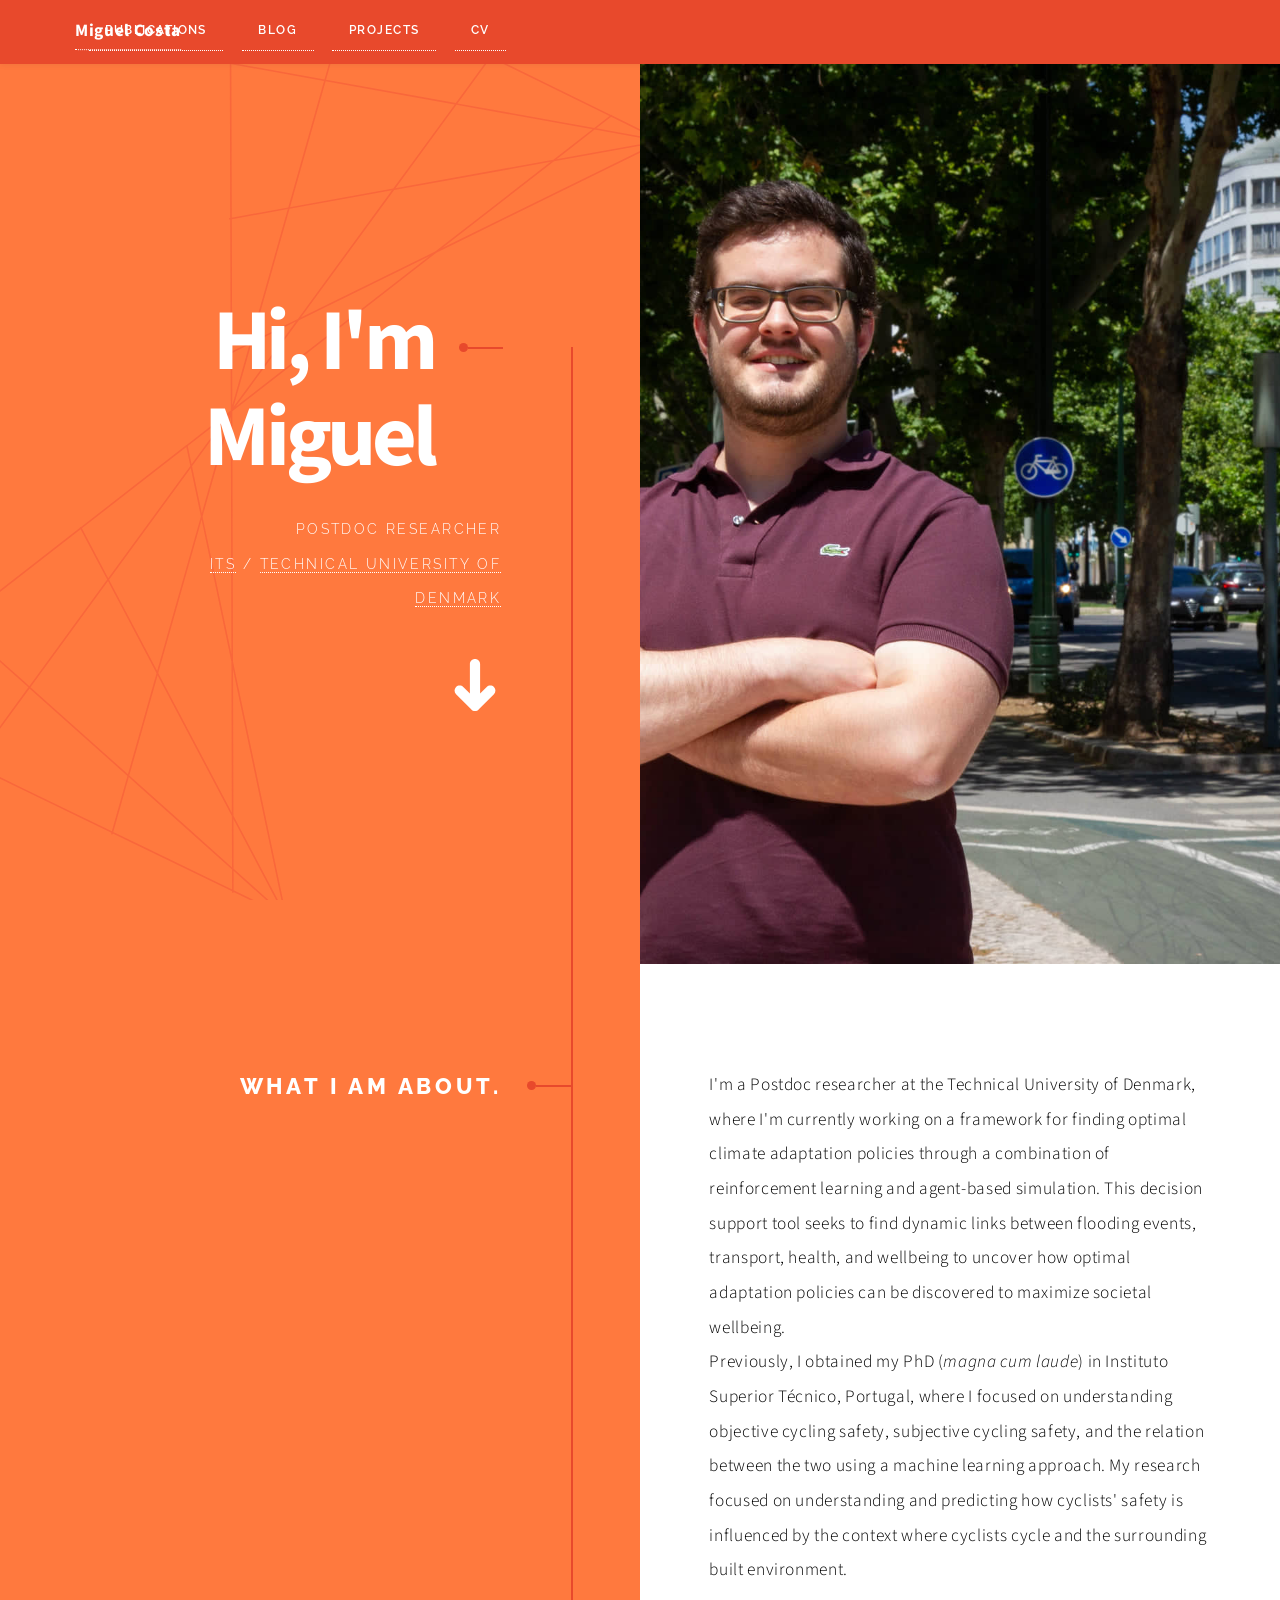
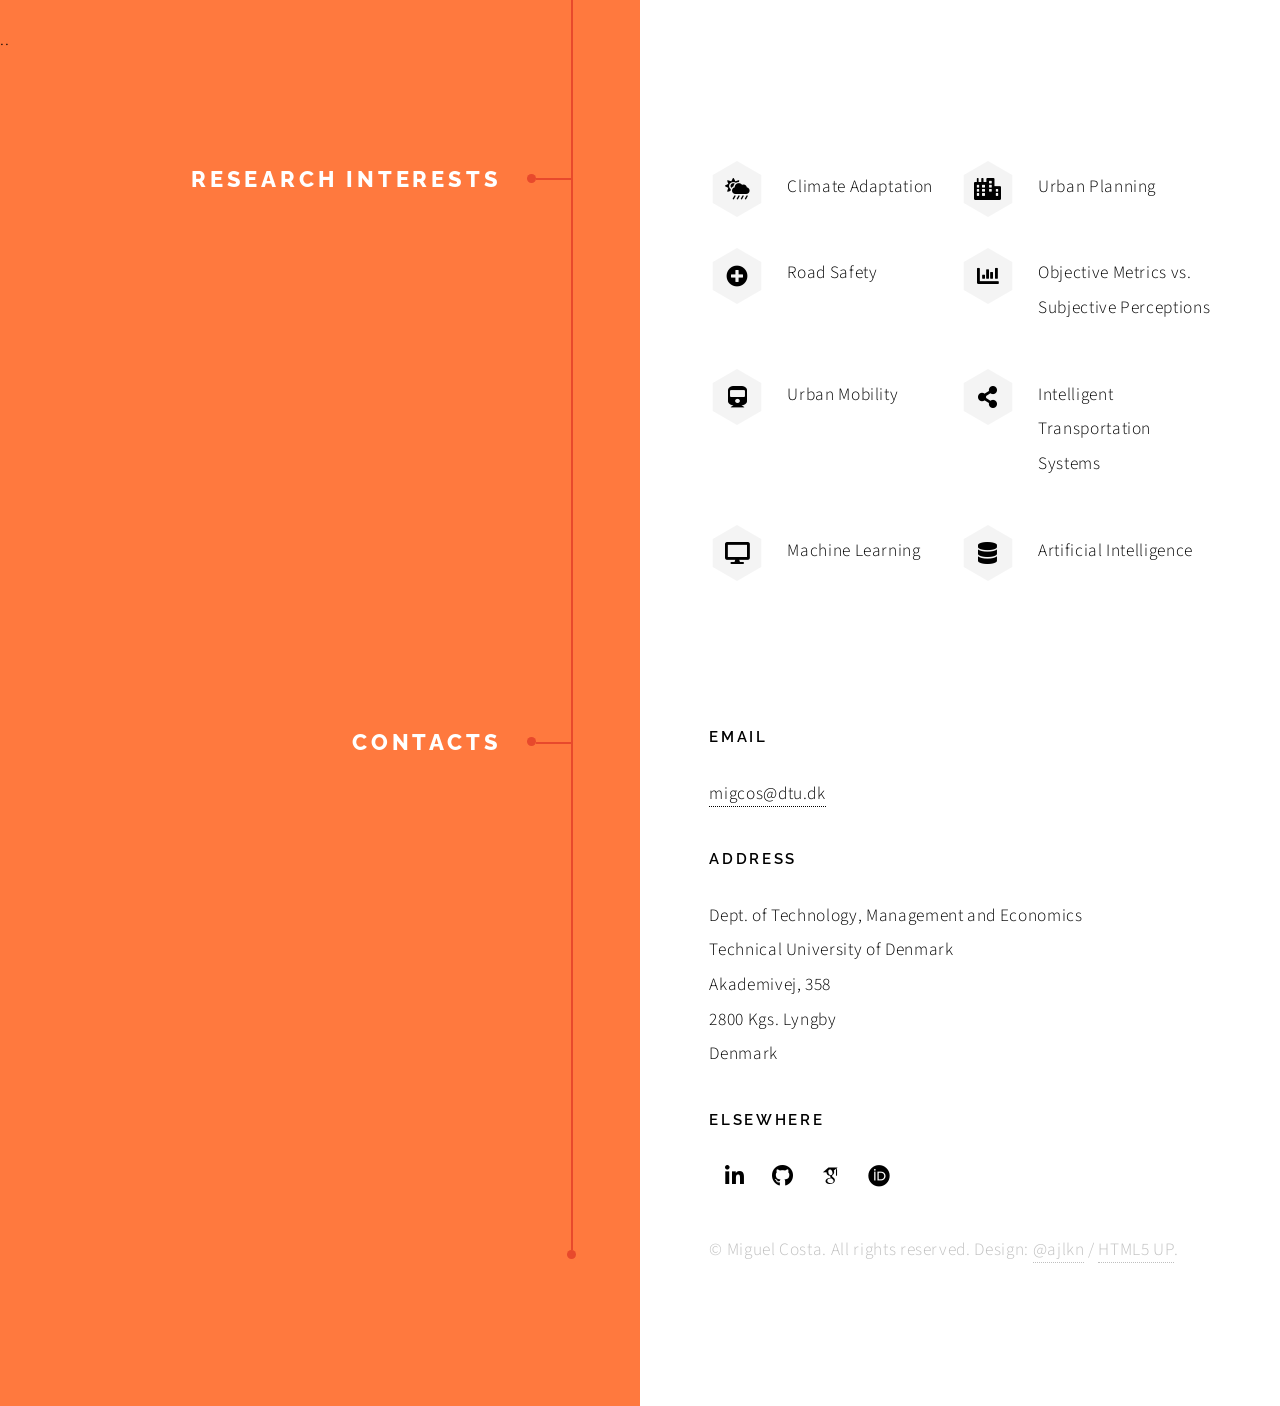
<file: index.html>
<!DOCTYPE HTML>
<!--
	Paradigm Shift by HTML5 UP
	html5up.net | @ajlkn
	Free for personal and commercial use under the CCA 3.0 license (html5up.net/license)
-->
<html>
	<head>
		<title>Miguel Costa</title>
		<link href="favicon.png" rel=icon>
		<meta charset="utf-8" />
		<meta name="viewport" content="width=device-width, initial-scale=1, user-scalable=no" />
		<meta name="description" content="" />
		<meta name="keywords" content="" />
		<link rel="stylesheet" href="assets/css/main.css" />
		<link rel="stylesheet" href="assets/css/academicons.css"/>
		<link rel="stylesheet" href="assets/css/nav.css" />
	</head>
	<body class="is-preload">

		<!-- Top navigation -->
		<nav id="top-nav" class="top-nav">
			<div class="nav-container">
				<a class="nav-logo" href="/">Miguel Costa</a>
				<button id="nav-toggle" class="nav-toggle" aria-label="Toggle menu">☰</button>
				<ul class="nav-links">
					<li><a href="publications.html">Publications</a></li>
					<li><a href="blog.html">Blog</a></li>
					<li><a href="projects.html">Projects</a></li>
					<li><a href="cv.html">CV</a></li>
				</ul>
			</div>
		</nav>

		<!-- Wrapper -->
			<div id="wrapper">

				<!-- Intro -->
					<section class="intro">
						<header>
							<h1>Hi, I'm Miguel</h1>
							<p> Postdoc researcher <br>
								<a href="https://mlsm.man.dtu.dk">ITS</a> /
								<a href="https://www.dtu.dk">Technical University of Denmark</a>
							</p> 
                            <ul class="actions">
								<li><a href="#first" class="arrow scrolly"><span class="label">Next</span></a></li>
							</ul>
						</header>
						<div class="content">
							<span class="image fill" data-position="center"><img src="images/img-profile.jpg" alt="" /></span>
						</div>
					</section>

				<!-- one -->
					<section id="first">
						<header>
							<h2>What I am about.</h2>
						</header>
						<div class="content">
							<p> 
								I'm a Postdoc researcher at the Technical University of Denmark, where 
								I'm currently working on a framework for finding optimal climate adaptation 
								policies through a combination of reinforcement learning and agent-based 
								simulation. This decision support tool seeks to find dynamic links between 
								flooding events, transport, health, and wellbeing to uncover how optimal 
								adaptation policies can be discovered to maximize societal wellbeing. 
								<br>								
								Previously, I obtained my PhD (<em>magna cum laude</em>) in Instituto 
								Superior Técnico, Portugal, where I focused on understanding objective 
								cycling safety, subjective cycling safety, and the relation between the 
								two using a machine learning approach. My research focused on understanding 
								and predicting how cyclists' safety is influenced by the context where cyclists 
								cycle and the surrounding built environment.
							</p>
						</div>
					</section>
..
				<!-- two -->
					<section>
						<header>
							<h2>Research Interests</h2>
						</header>
						<div class="content">
							<ul class="feature-icons">
								<li class="icon solid fa-cloud-sun-rain">Climate Adaptation</li>
								<li class="icon solid fa-city">Urban Planning</li>
								<li class="icon solid fa-plus-circle">Road Safety</li>
								<li class="icon solid fa-chart-bar">Objective Metrics vs. Subjective Perceptions</li>
								<li class="icon solid fa-train">Urban Mobility</li>
								<li class="icon solid fa-share-alt">Intelligent Transportation Systems</li>
								<li class="icon solid fa-desktop">Machine Learning</li>
								<li class="icon solid fa-database">Artificial Intelligence</li>
							</ul>
						</div>
					</section>

				<!-- Section -->
		<section>
			<header>
				<h2>Contacts</h2>
			</header>

			<div class="content">
				<h3>Email</h3>
				<a href="mailto:migcos@dtu.dk">migcos@dtu.dk</a><br><br>

				<h3>Address</h3>
				<span>
					Dept. of Technology, Management and Economics <br>
					Technical University of Denmark<br>
					Akademivej, 358 <br>										
					2800 Kgs. Lyngby<br>
					Denmark
				</span><br><br>

				<h3>Elsewhere</h3>
				<ul class="icons">
					<li><a href="https://www.linkedin.com/in/miguelncosta/" class="icon brands fa-linkedin-in"><span class="label">LinkedIn</span></a></li>
					<li><a href="https://github.com/mncosta" class="icon brands fa-github"><span class="label">GitHub</span></a></li>
					<li><a href="https://scholar.google.com/citations?user=kiSlzroAAAAJ&hl=en" class="icon"><i class="ai ai-google-scholar ai-10x"></i><span class="label">Codepen</span></a></li>
					<li><a href="https://orcid.org/my-orcid?orcid=0000-0003-0860-7002" class="icon"><i class="ai ai-orcid ai-10x"></i><span class="label">Codepen</span></a></li>
				</ul>
			</div>
		</section>

		<!-- Copyright -->
		<div class="copyright">&copy; Miguel Costa. All rights reserved. Design: <a href="https://twitter.com/ajlkn">@ajlkn</a> / <a href="https://html5up.net">HTML5 UP</a>.</div>

		</div>

		<!-- Scripts -->
		<script src="assets/js/jquery.min.js"></script>
		<script src="assets/js/jquery.scrolly.min.js"></script>
		<script src="assets/js/browser.min.js"></script>
		<script src="assets/js/breakpoints.min.js"></script>
		<script src="assets/js/util.js"></script>
		<script src="assets/js/main.js"></script>

	</body>
</html>
</file>
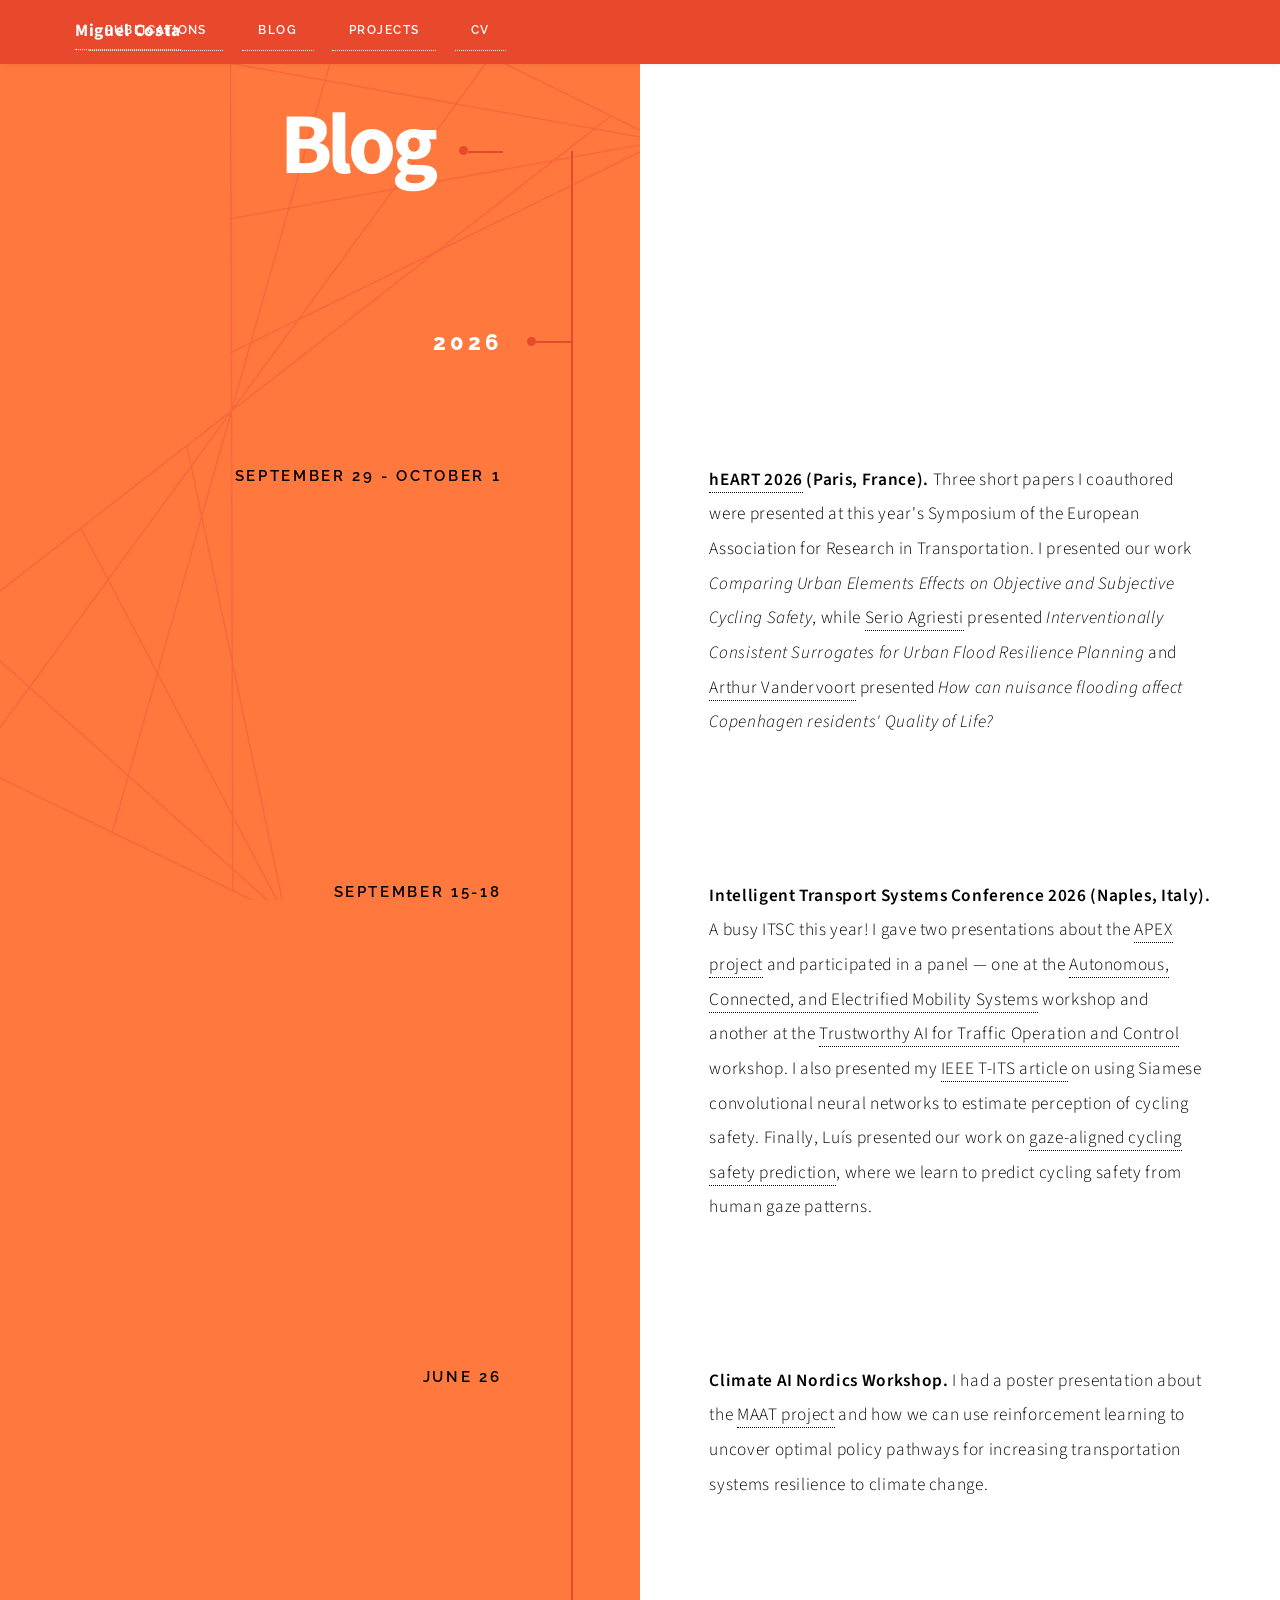
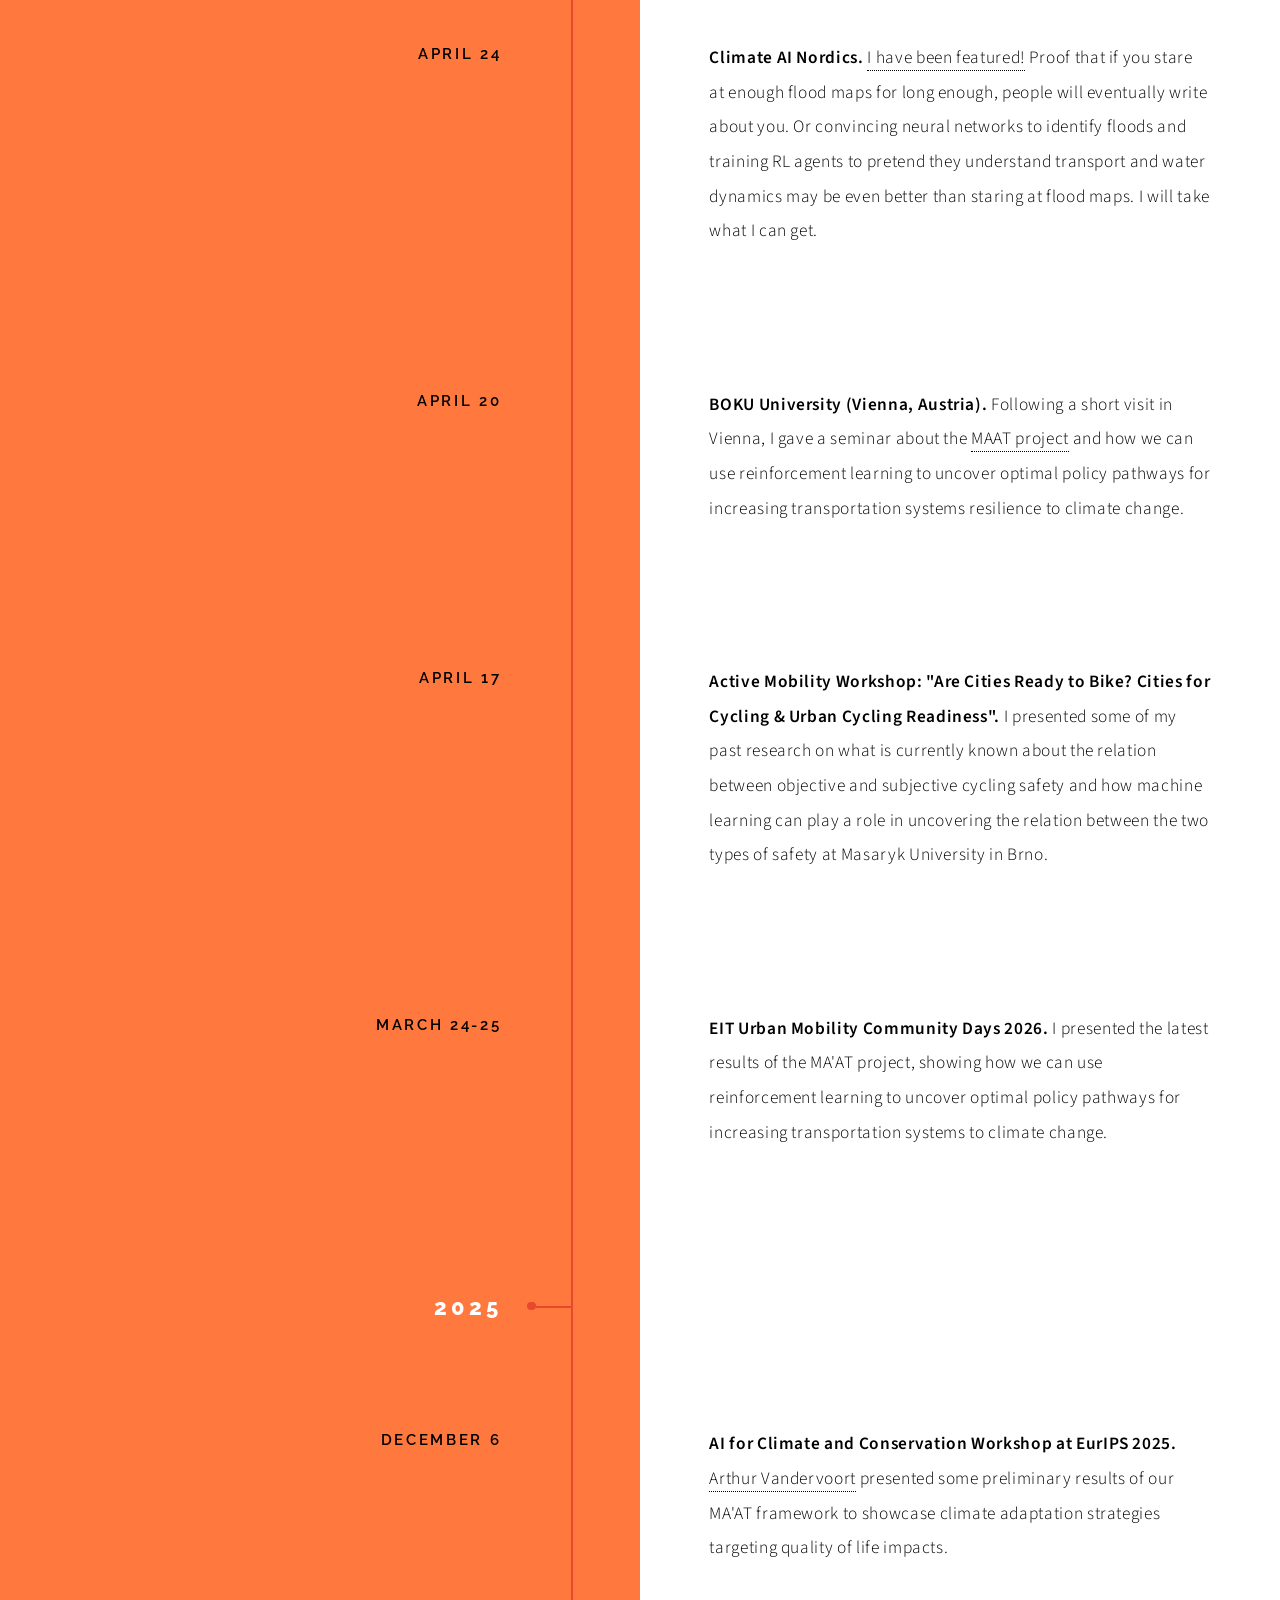
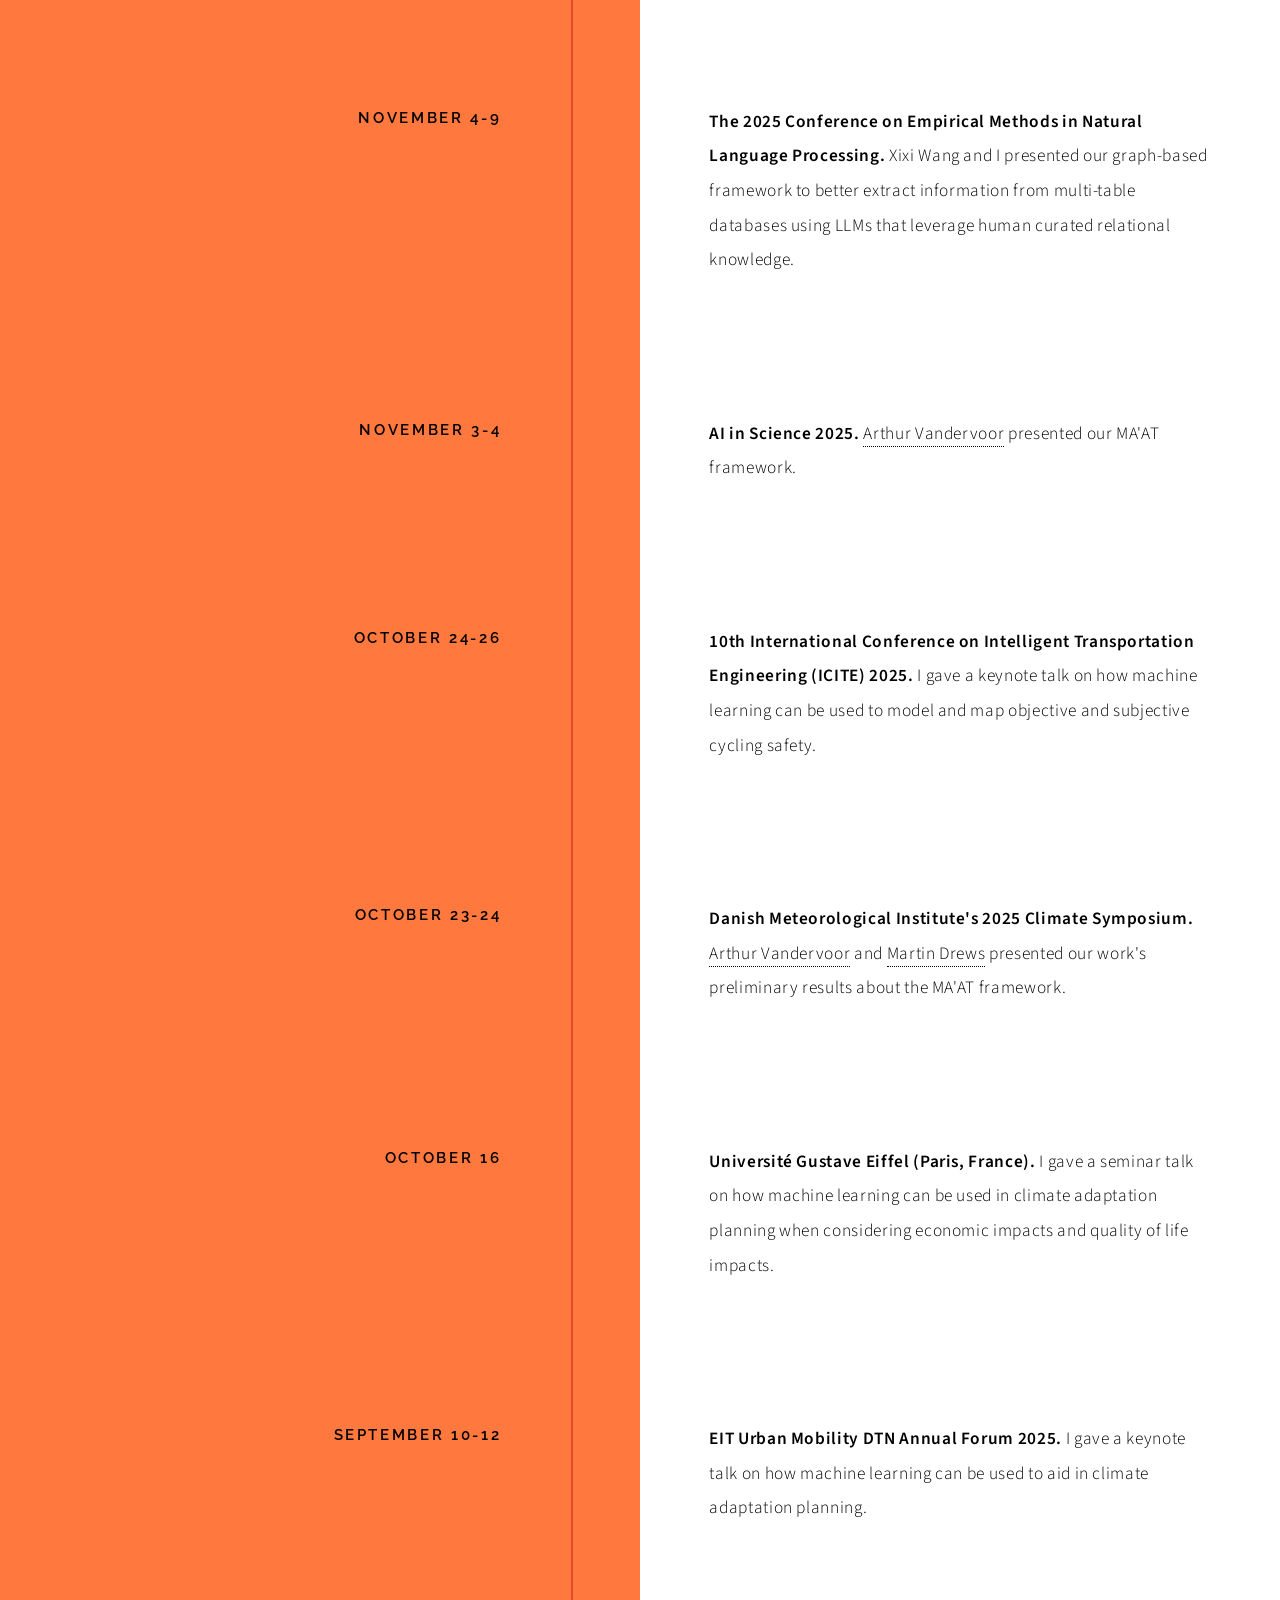
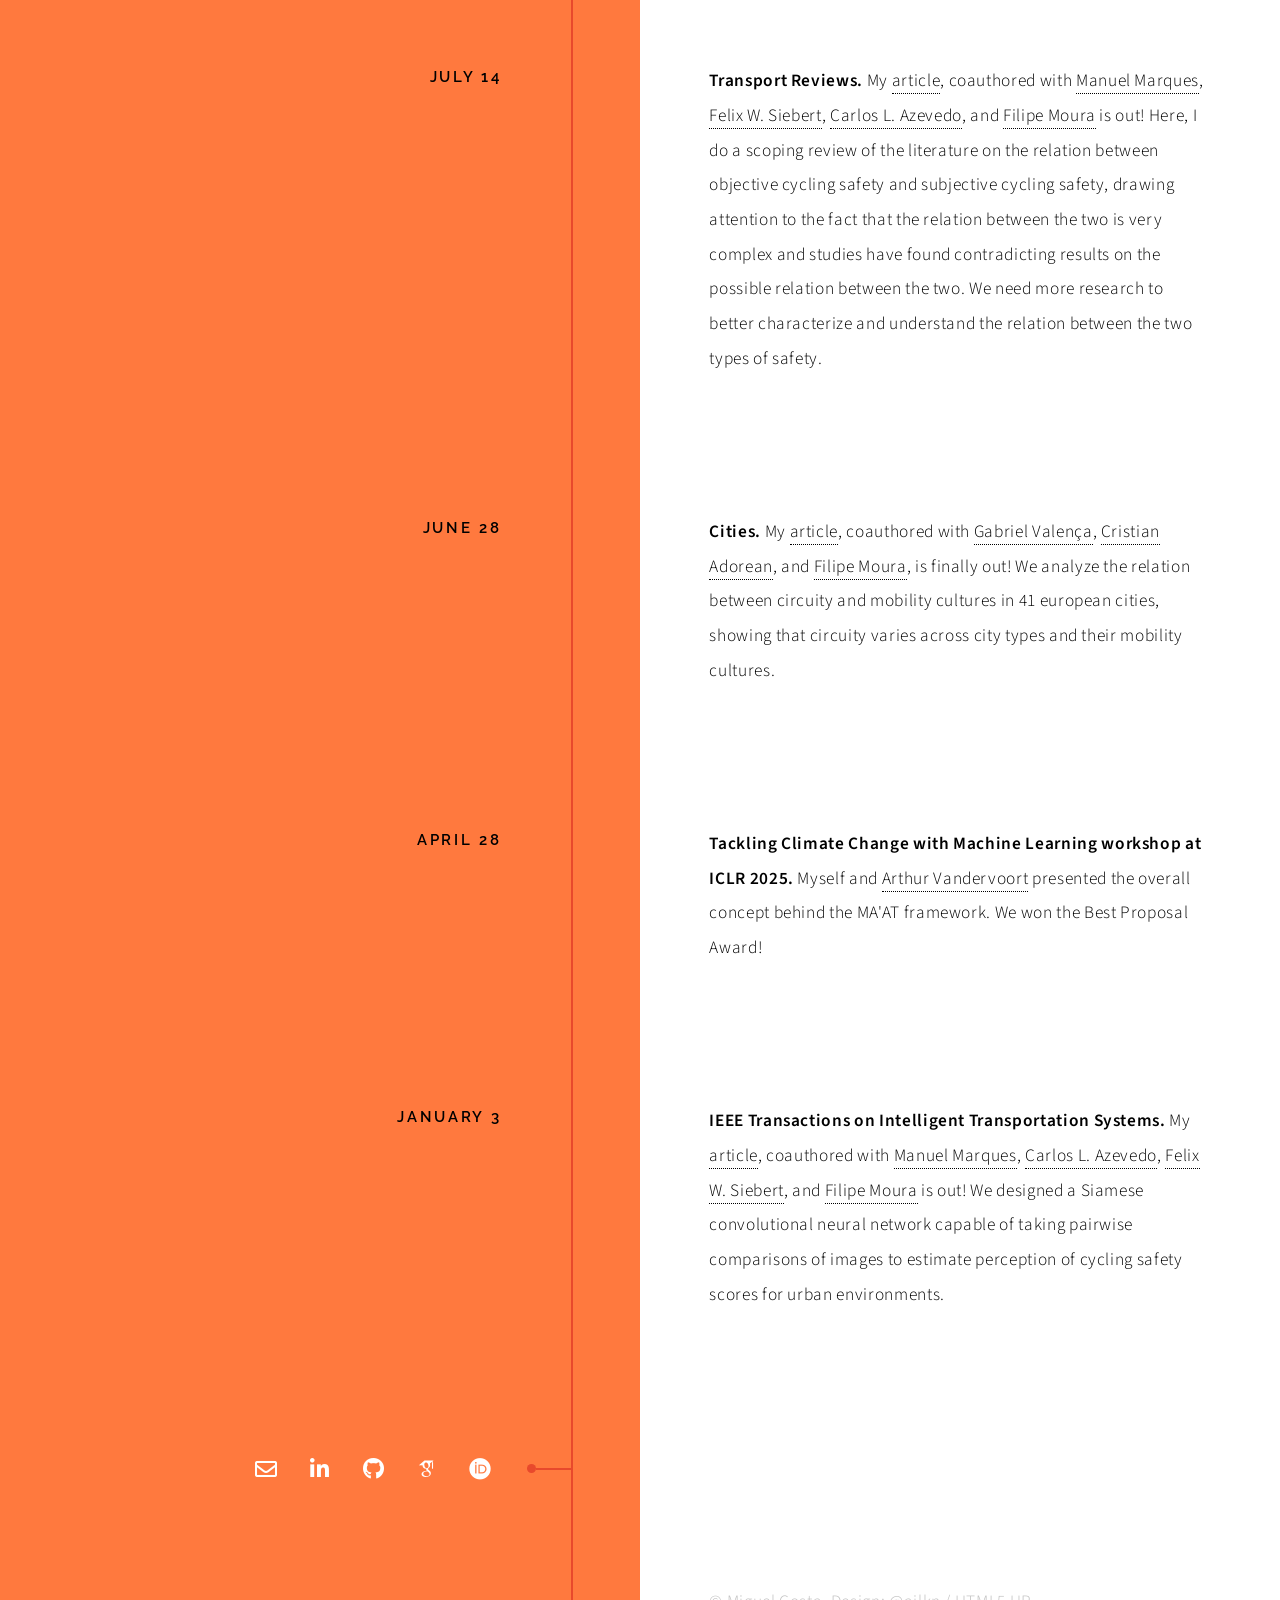
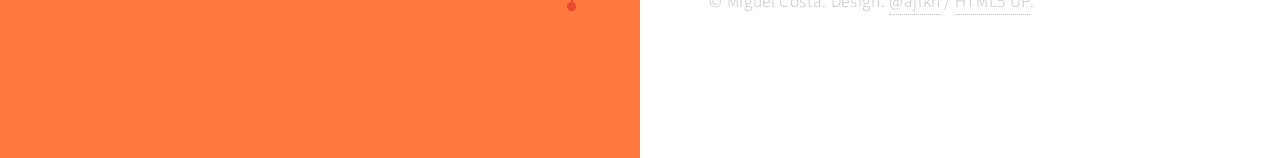
<file: blog.html>
<html>
<head>
  <title>Miguel Costa</title>
  <link href="favicon.png" rel=icon>
  <meta charset="utf-8" />
  <meta name="viewport" content="width=device-width, initial-scale=1, user-scalable=no" />
  <meta name="description" content="" />
  <meta name="keywords" content="" />
  <link rel="stylesheet" href="assets/css/main.css" />
  <link rel="stylesheet" href="assets/css/academicons.css"/>
  <link rel="stylesheet" href="assets/css/nav.css" />
</head>
<body class="is-preload">

  <!-- Top navigation -->
  <nav id="top-nav" class="top-nav">
    <div class="nav-container">
      <a class="nav-logo" href="index.html">Miguel Costa</a>
      <button id="nav-toggle" class="nav-toggle" aria-label="Toggle menu">☰</button>
      <ul class="nav-links">
        <li><a href="publications.html">Publications</a></li>
        <li><a href="blog.html">Blog</a></li>
        <li><a href="projects.html">Projects</a></li>
        <li><a href="cv.html">CV</a></li>
      </ul>
    </div>
  </nav>

  <!-- Wrapper -->
  <div id="wrapper" class="publications">

    <!-- Intro -->
    <section class="intro">
      <header>
        <h1>Blog</h1>
      </header>
    </section>

    <section>
      <header>
        <h2>2026</h2>
      </header>
      <div class="content">
        <br>
        <section>
          <header>
            <h4>September 29 - October 1</h4>
          </header>
          <div class="content">
            <p><strong><a href="https://heart2026.fr">hEART 2026</a> (Paris, France).</strong>
              Three short papers I coauthored were presented at this year's Symposium of the European Association for Research in Transportation.
              I presented our work <em>Comparing Urban Elements Effects on Objective and Subjective Cycling Safety</em>, while 
              <a href="https://scholar.google.com/citations?user=gx4oFMoAAAAJ">Serio Agriesti</a> presented <em>Interventionally Consistent Surrogates for Urban Flood Resilience Planning</em>
              and <a href="https://scholar.google.com/citations?hl=en&user=GcJsgskAAAAJ">Arthur Vandervoort</a> presented <em>How can nuisance flooding affect Copenhagen residents' Quality of Life?</em>
              </p>
          </div>
        </section>
        <section>
          <header>
            <h4>September 15-18</h4>
          </header>
          <div class="content">
            <p><strong>Intelligent Transport Systems Conference 2026 (Naples, Italy).</strong> 
              A busy ITSC this year! I gave two presentations about the <a href="https://mlsm.man.dtu.dk/research-projects/apex/">APEX project</a> 
              and participated in a panel — one at the 
              <a href="https://sites.google.com/berkeley.edu/2026acemobility/home">Autonomous, Connected, and Electrified Mobility Systems</a> 
              workshop and another at the <a href="https://itsc-workshop-trustworthy-ai.github.io/">Trustworthy AI for Traffic Operation and Control</a> workshop.
              I also presented my <a href="https://ieeexplore.ieee.org/document/10824692">IEEE T-ITS article</a> on using Siamese convolutional 
              neural networks to estimate perception of cycling safety. 
              Finally, Luís presented our work on 
              <a href="https://arxiv.org/abs/2605.24040">gaze-aligned cycling safety prediction</a>, where we learn to predict cycling safety 
              from human gaze patterns.
              </p> 
          </div>
        </section>
        <section>
          <header>
            <h4>June 26</h4>
          </header>
          <div class="content">
            <p><strong>Climate AI Nordics Workshop.</strong> 
              I had a poster presentation about the <a href="https://mlsm.man.dtu.dk/research-projects/maat/">MAAT project</a> 
              and how we can use reinforcement learning to uncover optimal policy pathways for increasing transportation systems 
              resilience to climate change.
              </p> 
          </div>
        </section>
        <section>
          <header>
            <h4>April 24</h4>
          </header>
          <div class="content">
            <p><strong>Climate AI Nordics.</strong> 
              <a href="https://climateainordics.com/featured-member/2026-04-24-miguel-da-costa/">I have been featured!</a> 
              Proof that if you stare at enough flood maps for long enough, people will eventually write about you. 
              Or convincing neural networks to identify floods and training RL agents to pretend they understand transport and 
              water dynamics may be even better than staring at flood maps. I will take what I can get.
              </p> 
          </div>
        </section>
        <section>
          <header>
            <h4>April 20</h4>
          </header>
          <div class="content">
            <p><strong>BOKU University (Vienna, Austria).</strong> 
              Following a short visit in Vienna, I gave a seminar about the <a href="https://mlsm.man.dtu.dk/research-projects/maat/">MAAT project</a> 
              and how we can use reinforcement learning to uncover optimal policy pathways for increasing transportation systems 
              resilience to climate change.
              </p> 
          </div>
        </section>
        <section>
          <header>
            <h4>April 17</h4>
          </header>
          <div class="content">
            <p><strong>Active Mobility Workshop: "Are Cities Ready to Bike? Cities for Cycling & Urban Cycling Readiness".</strong> 
              I presented some of my past research on what is currently known about the relation between objective and subjective 
              cycling safety and how machine learning can play a role in uncovering the relation between the two types of safety 
              at Masaryk University in Brno.
              </p> 
          </div>
        </section>
        <section>
          <header>
            <h4>March 24-25</h4>
          </header>
          <div class="content">
            <p><strong>EIT Urban Mobility Community Days 2026.</strong> 
              I presented the latest results of the MA'AT project, showing how we can use reinforcement
              learning to uncover optimal policy pathways for increasing transportation systems to climate change.
              </p> 
          </div>
        </section>
      </div>
    </section>
   <section>
      <header>
        <h2>2025</h2>
      </header>
      <div class="content">
        <br>
        <section>
          <header>
            <h4>December 6</h4>
          </header>
          <div class="content">
            <p><strong>AI for Climate and Conservation Workshop at EurIPS 2025.</strong> 
              <a href="https://scholar.google.com/citations?hl=en&user=GcJsgskAAAAJ">Arthur Vandervoort</a> 
              presented some preliminary results of our MA'AT framework to showcase 
              climate adaptation strategies targeting quality of life impacts.
              </p> 
          </div>
        </section>
        <section>
          <header>
            <h4>November 4-9</h4>
          </header>
          <div class="content">
            <p><strong>The 2025 Conference on Empirical Methods in Natural Language Processing.</strong> 
              Xixi Wang and I presented our graph-based framework to better extract information from 
              multi-table databases using LLMs that leverage human curated relational knowledge. 
              </p> 
          </div>
        </section>
        <section>
          <header>
            <h4>November 3-4</h4>
          </header>
          <div class="content">
            <p><strong>AI in Science 2025.</strong>
              <a href="https://scholar.google.com/citations?hl=en&user=GcJsgskAAAAJ">Arthur Vandervoor</a> 
              presented our MA'AT framework.
              </p> 
          </div>
        </section>
        <section>
          <header>
            <h4>October 24-26</h4>
          </header>
          <div class="content">
            <p><strong>10th International Conference on Intelligent Transportation Engineering (ICITE) 2025.</strong>
              I gave a keynote talk on how machine learning can be used to model and map objective and 
              subjective cycling safety.
              </p> 
          </div>
        </section>
        <section>
          <header>
            <h4>October 23-24</h4>
          </header>
          <div class="content">
            <p><strong>Danish Meteorological Institute's 2025 Climate Symposium.</strong>
              <a href="https://scholar.google.com/citations?hl=en&user=GcJsgskAAAAJ">Arthur Vandervoor</a> 
              and <a href="https://scholar.google.com/citations?hl=en&user=qLkTW1cAAAAJ">Martin Drews</a> 
              presented our work's preliminary results about the MA'AT framework.
              </p> 
          </div>
        </section>
        <section>
          <header>
            <h4>October 16</h4>
          </header>
          <div class="content">
            <p><strong>Université Gustave Eiffel (Paris, France).</strong>
              I gave a seminar talk on how machine learning can be used in climate adaptation planning 
              when considering economic impacts and quality of life impacts. 
              </p> 
          </div>
        </section>
        <section>
          <header>
            <h4>September 10-12</h4>
          </header>
          <div class="content">
            <p><strong>EIT Urban Mobility DTN Annual Forum 2025.</strong>
              I gave a keynote talk on how machine learning can be used to aid in climate adaptation planning.
              </p> 
          </div>
        </section>
        <section>
          <header>
            <h4>July 14</h4>
          </header>
          <div class="content">
            <p><strong>Transport Reviews.</strong> 
              My <a href="https://www.tandfonline.com/doi/full/10.1080/01441647.2025.2537200">article</a>, coauthored with 
              <a href="https://scholar.google.com/citations?user=t8zLOngAAAAJ&hl=en&oi=ao">Manuel Marques</a>, 
              <a href="https://scholar.google.com/citations?user=rZyq0oMAAAAJ&hl=en&oi=ao">Felix W. Siebert</a>, 
              <a href="https://scholar.google.com/citations?user=jQkz9EwAAAAJ&hl=en&oi=ao">Carlos L. Azevedo</a>, and
              <a href="https://scholar.google.com/citations?user=fGMjbJAAAAAJ&hl=en&oi=sra">Filipe Moura</a> is out!
              Here, I do a scoping review of the literature on the relation between objective cycling safety and
              subjective cycling safety, drawing attention to the fact that the relation between the two is very complex 
              and studies have found contradicting results on the possible relation between the two.
              We need more research to better characterize and understand the relation between the two types of safety.
              </p> 
          </div>
        </section>
        <section>
          <header>
            <h4>June 28</h4>
          </header>
          <div class="content">
            <p><strong>Cities.</strong>
              My <a href="https://www.sciencedirect.com/science/article/pii/S0264275125003877">article</a>, coauthored with 
              <a href="https://scholar.google.com/citations?user=C6ZkQvAAAAAJ&hl=en&oi=sra">Gabriel Valença</a>, 
              <a href="https://scholar.google.com/citations?user=tax9NLgAAAAJ&hl=en&oi=ao">Cristian Adorean</a>, and
              <a href="https://scholar.google.com/citations?user=fGMjbJAAAAAJ&hl=en&oi=sra">Filipe Moura</a>, is finally out!
              We analyze the relation between circuity and mobility cultures in 41 european cities, showing that
              circuity varies across city types and their mobility cultures.
              </p> 
          </div>
        </section>
        <section>
          <header>
            <h4>April 28</h4>
          </header>
          <div class="content">
            <p><strong>Tackling Climate Change with Machine Learning workshop at ICLR 2025.</strong> 
              Myself and <a href="https://scholar.google.com/citations?hl=en&user=GcJsgskAAAAJ">Arthur Vandervoort</a>
              presented the overall concept behind the MA'AT framework. We won the Best Proposal Award!
              </p> 
          </div>
        </section>
        <section>
          <header>
            <h4>January 3</h4>
          </header>
          <div class="content">
            <p><strong>IEEE Transactions on Intelligent Transportation Systems.</strong> 
              My <a href="https://ieeexplore.ieee.org/abstract/document/10824692">article</a>, coauthored with 
              <a href="https://scholar.google.com/citations?user=t8zLOngAAAAJ&hl=en&oi=ao">Manuel Marques</a>, 
              <a href="https://scholar.google.com/citations?user=jQkz9EwAAAAJ&hl=en&oi=ao">Carlos L. Azevedo</a>, 
              <a href="https://scholar.google.com/citations?user=rZyq0oMAAAAJ&hl=en&oi=ao">Felix W. Siebert</a>, and
              <a href="https://scholar.google.com/citations?user=fGMjbJAAAAAJ&hl=en&oi=sra">Filipe Moura</a> is out!
              We designed a Siamese convolutional neural network capable of taking pairwise comparisons of images
              to estimate perception of cycling safety scores for urban environments.
              </p> 
          </div>
        </section>
      </div>
    </section>

    <section>
      <header>
        <h2>
          <footer>
            <ul class="items">
              <li>
                <ul class="icons">
                  <li><a href="mailto:migcos@dtu.dk" class="icon fa-envelope"><span class="label">Email</span></a></li>
                  <li><a href="https://www.linkedin.com/in/miguelncosta/" class="icon brands fa-linkedin-in"><span class="label">LinkedIn</span></a></li>
                  <li><a href="https://github.com/mncosta" class="icon brands fa-github"><span class="label">GitHub</span></a></li>
                  <li><a href="https://scholar.google.com/citations?user=kiSlzroAAAAJ&hl=en" class="icon"><i class="ai ai-google-scholar ai-10x"></i><span class="label">Codepen</span></a></li>
                  <li><a href="https://orcid.org/my-orcid?orcid=0000-0003-0860-7002" class="icon"><i class="ai ai-orcid ai-10x"></i><span class="label">Codepen</span></a></li>
                </ul>
              </li>
            </ul>
          </footer>
        </h2>
      </header>
      <div class="content"></div>
    </section>

  <!-- Copyright -->
    <div class="copyright">&copy; Miguel Costa. Design: <a href="https://twitter.com/ajlkn">@ajlkn</a> / <a href="https://html5up.net">HTML5 UP</a>.</div>
  </div>

  <!-- Scripts -->
  <script src="assets/js/jquery.min.js"></script>
  <script src="assets/js/jquery.scrolly.min.js"></script>
  <script src="assets/js/browser.min.js"></script>
  <script src="assets/js/breakpoints.min.js"></script>
  <script src="assets/js/util.js"></script>
  <script src="assets/js/main.js"></script>
</body>
</html>
</file>
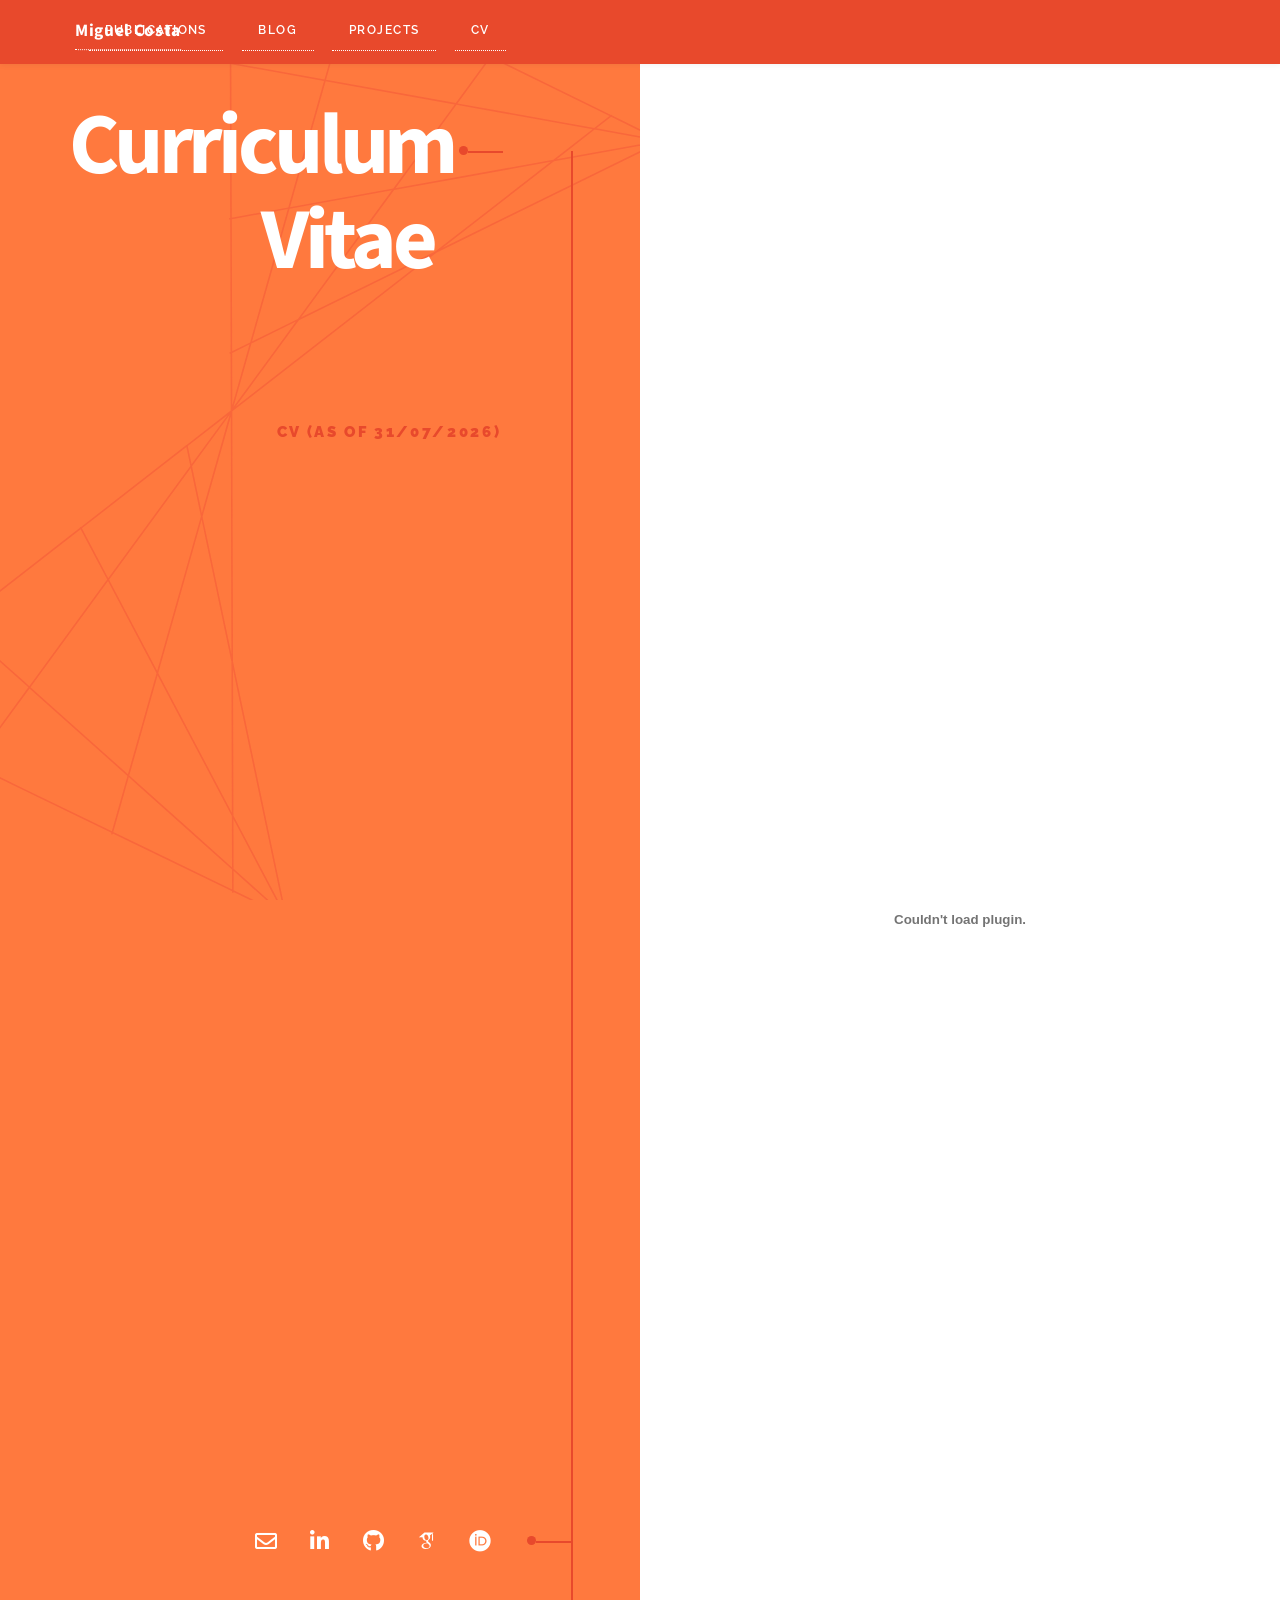
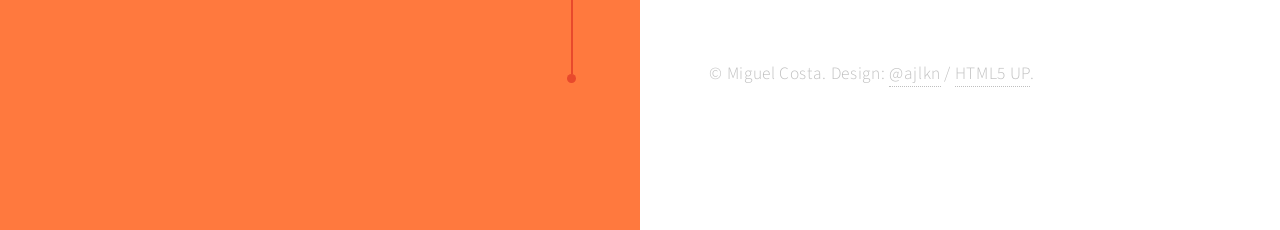
<file: cv.html>
<html>
<head>
  <title>Miguel Costa</title>
  <link href="favicon.png" rel=icon>
  <meta charset="utf-8" />
  <meta name="viewport" content="width=device-width, initial-scale=1, user-scalable=no" />
  <meta name="description" content="" />
  <meta name="keywords" content="" />
  <link rel="stylesheet" href="assets/css/main.css" />
  <link rel="stylesheet" href="assets/css/academicons.css"/>
  <link rel="stylesheet" href="assets/css/nav.css" />
</head>
<body class="is-preload">

  <!-- Top navigation -->
  <nav id="top-nav" class="top-nav">
    <div class="nav-container">
      <a class="nav-logo" href="index.html">Miguel Costa</a>
      <button id="nav-toggle" class="nav-toggle" aria-label="Toggle menu">☰</button>
      <ul class="nav-links">
        <li><a href="publications.html">Publications</a></li>
        <li><a href="blog.html">Blog</a></li>
        <li><a href="projects.html">Projects</a></li>
        <li><a href="cv.html">CV</a></li>
      </ul>
    </div>
  </nav>

  <!-- Wrapper -->
  <div id="wrapper" class="publications">

    <!-- Intro -->
    <section class="intro">
      <header>
        <h1>Curriculum Vitae</h1>
      </header>
    </section>

    <section>    
      <header>
        <h3>CV (as of 31/07/2026)</h3>
      </header>
      <div class="content">
        <embed src="MiguelCosta_CV.pdf" type="application/pdf" width="100%" height="1000px">
      </div>
      
    </section>


    <section>
      <header>
        <h2>
          <footer>
            <ul class="items">
              <li>
                <ul class="icons">
                  <li><a href="mailto:migcos@dtu.dk" class="icon fa-envelope"><span class="label">Email</span></a></li>
                  <li><a href="https://www.linkedin.com/in/miguelncosta/" class="icon brands fa-linkedin-in"><span class="label">LinkedIn</span></a></li>
                  <li><a href="https://github.com/mncosta" class="icon brands fa-github"><span class="label">GitHub</span></a></li>
                  <li><a href="https://scholar.google.com/citations?user=kiSlzroAAAAJ&hl=en" class="icon"><i class="ai ai-google-scholar ai-10x"></i><span class="label">Codepen</span></a></li>
                  <li><a href="https://orcid.org/my-orcid?orcid=0000-0003-0860-7002" class="icon"><i class="ai ai-orcid ai-10x"></i><span class="label">Codepen</span></a></li>
                </ul>
              </li>
            </ul>
          </footer>
        </h2>
      </header>
      <div class="content"></div>
    </section>

  <!-- Copyright -->
    <div class="copyright">&copy; Miguel Costa. Design: <a href="https://twitter.com/ajlkn">@ajlkn</a> / <a href="https://html5up.net">HTML5 UP</a>.</div>
  </div>

  <!-- Scripts -->
  <script src="assets/js/jquery.min.js"></script>
  <script src="assets/js/jquery.scrolly.min.js"></script>
  <script src="assets/js/browser.min.js"></script>
  <script src="assets/js/breakpoints.min.js"></script>
  <script src="assets/js/util.js"></script>
  <script src="assets/js/main.js"></script>
</body>
</html>
</file>
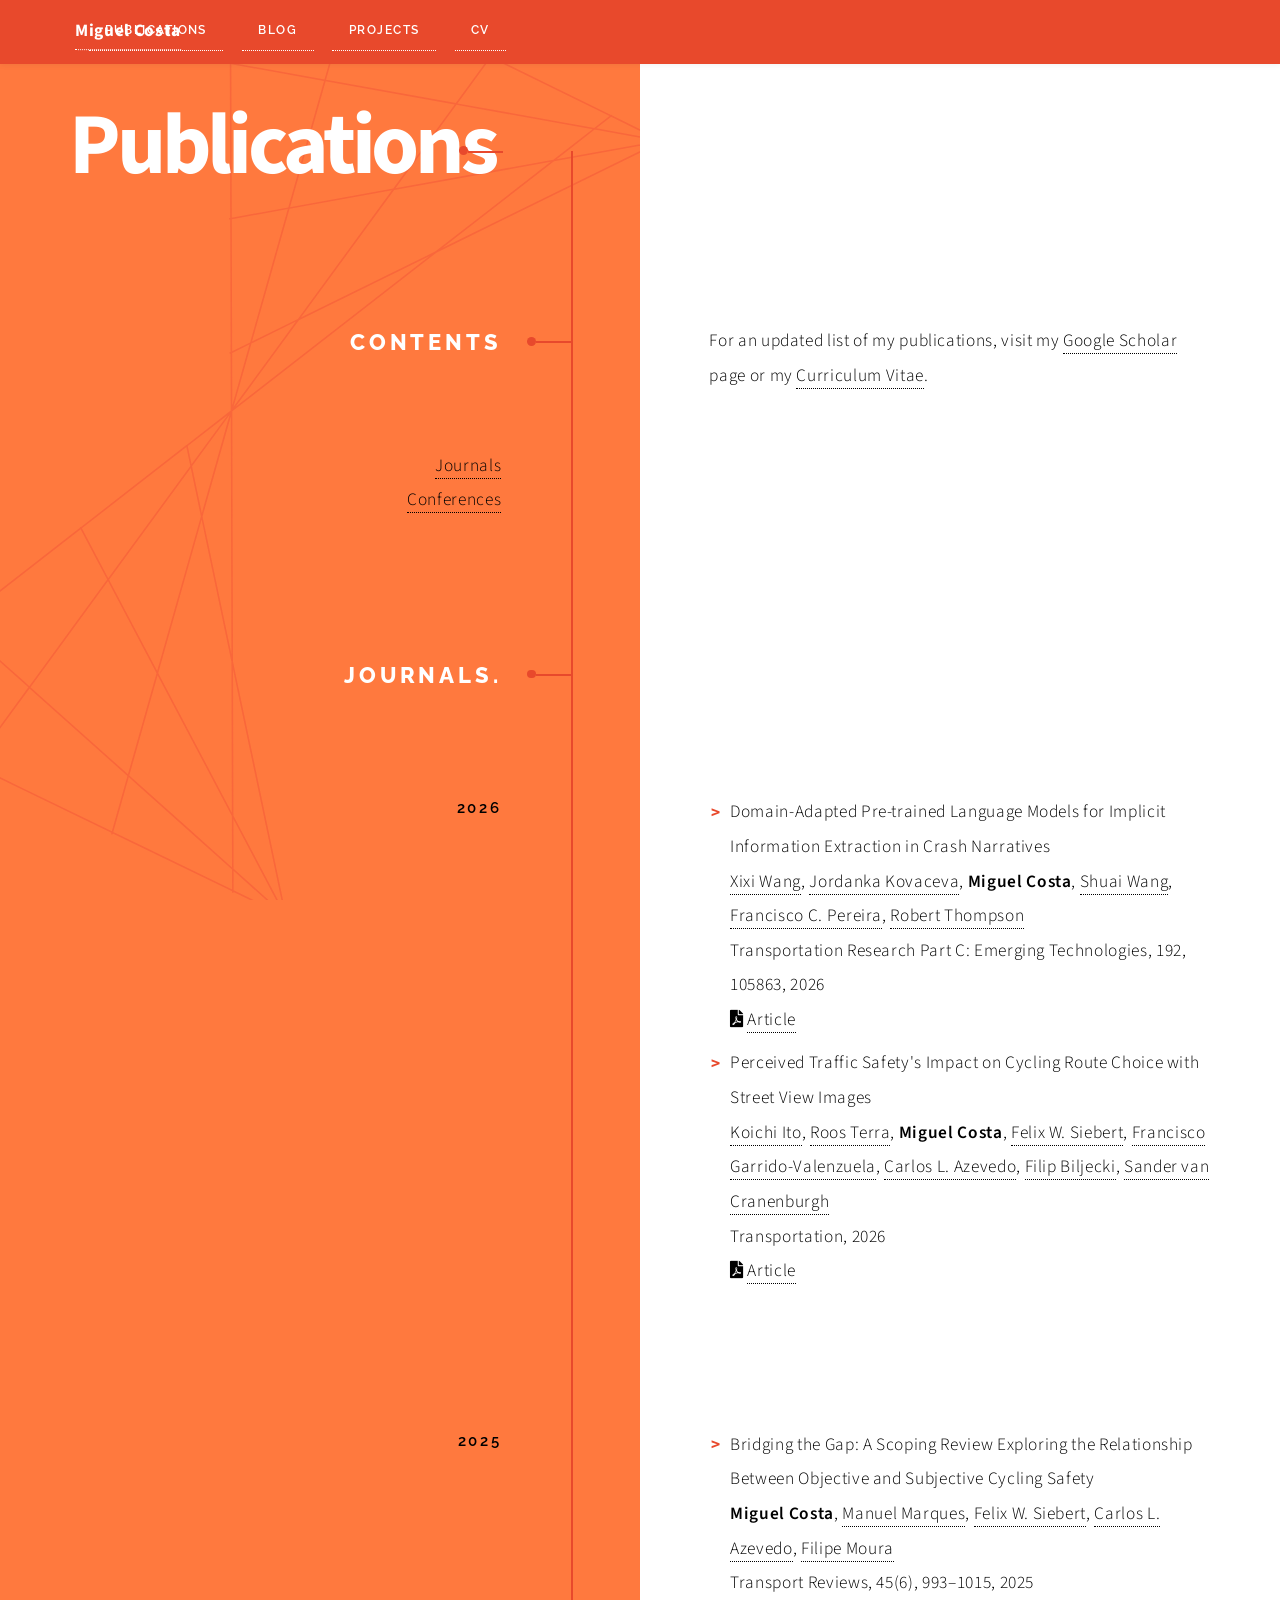
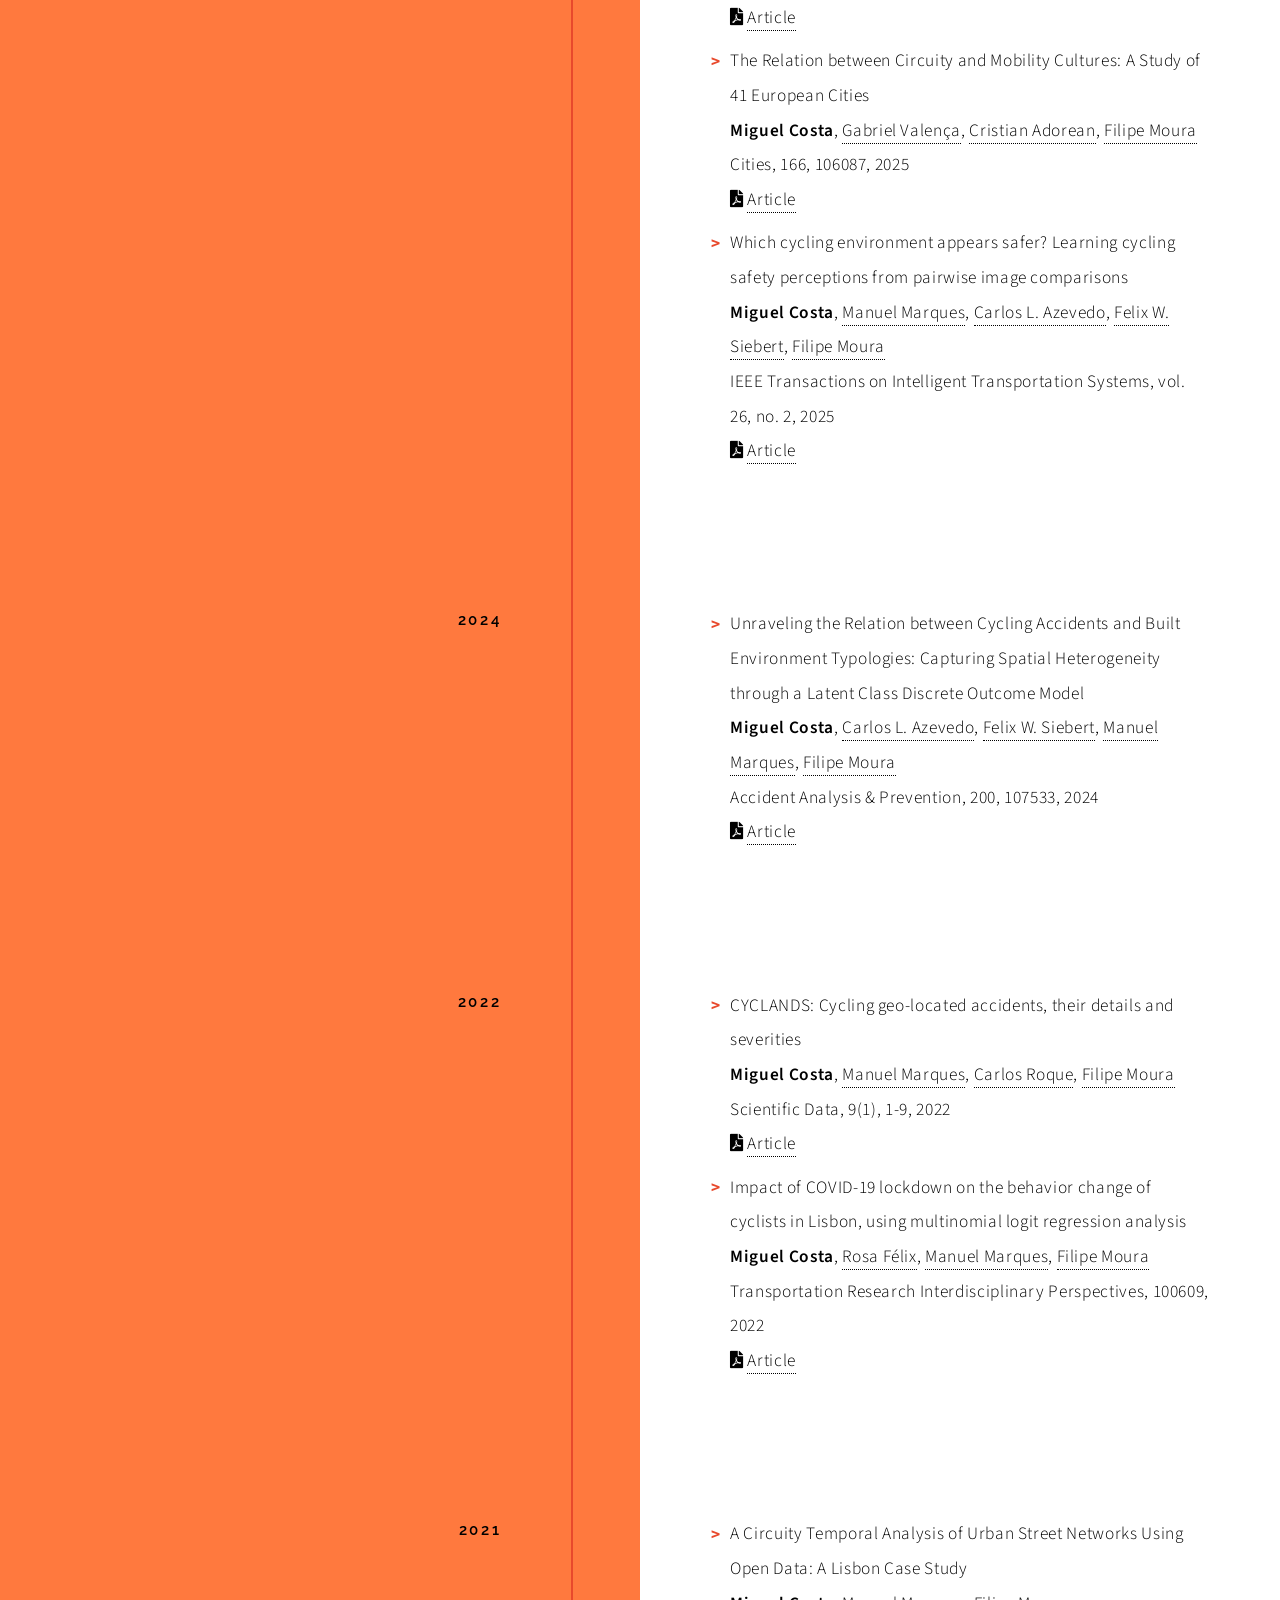
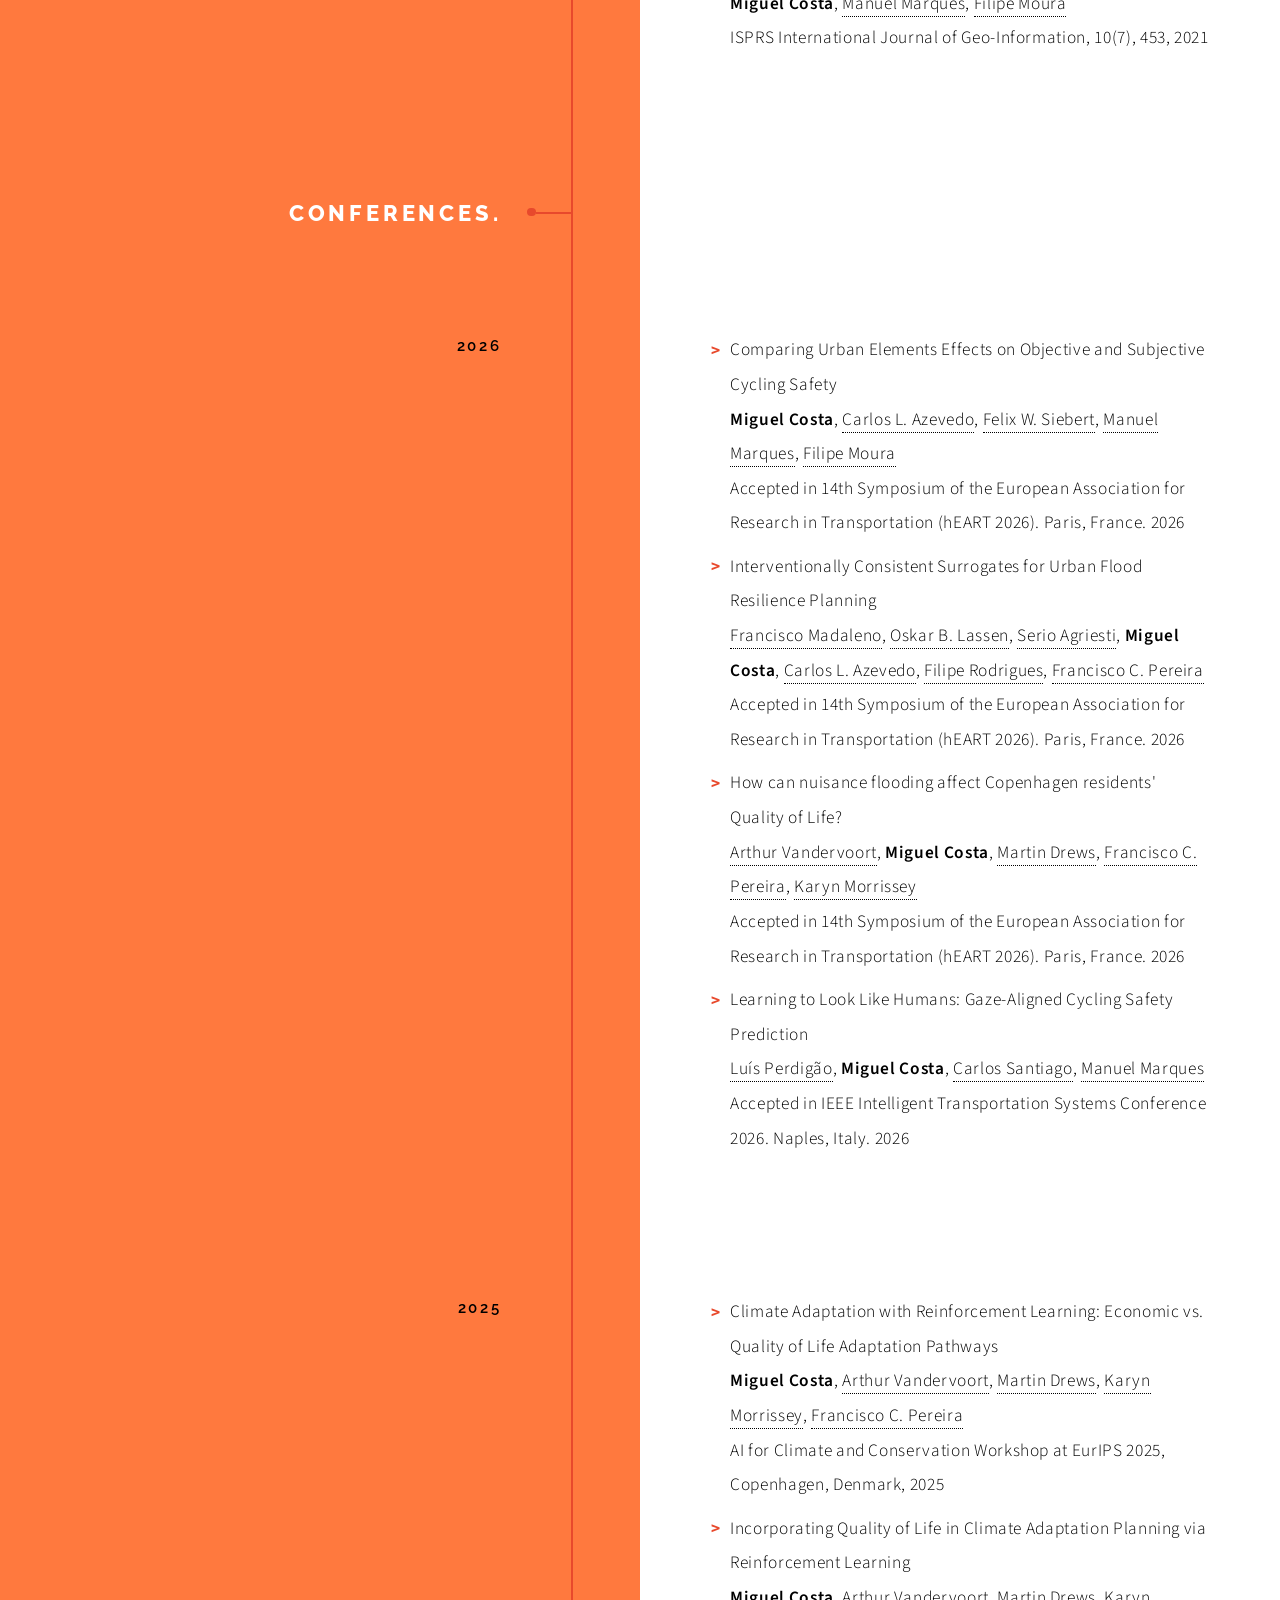
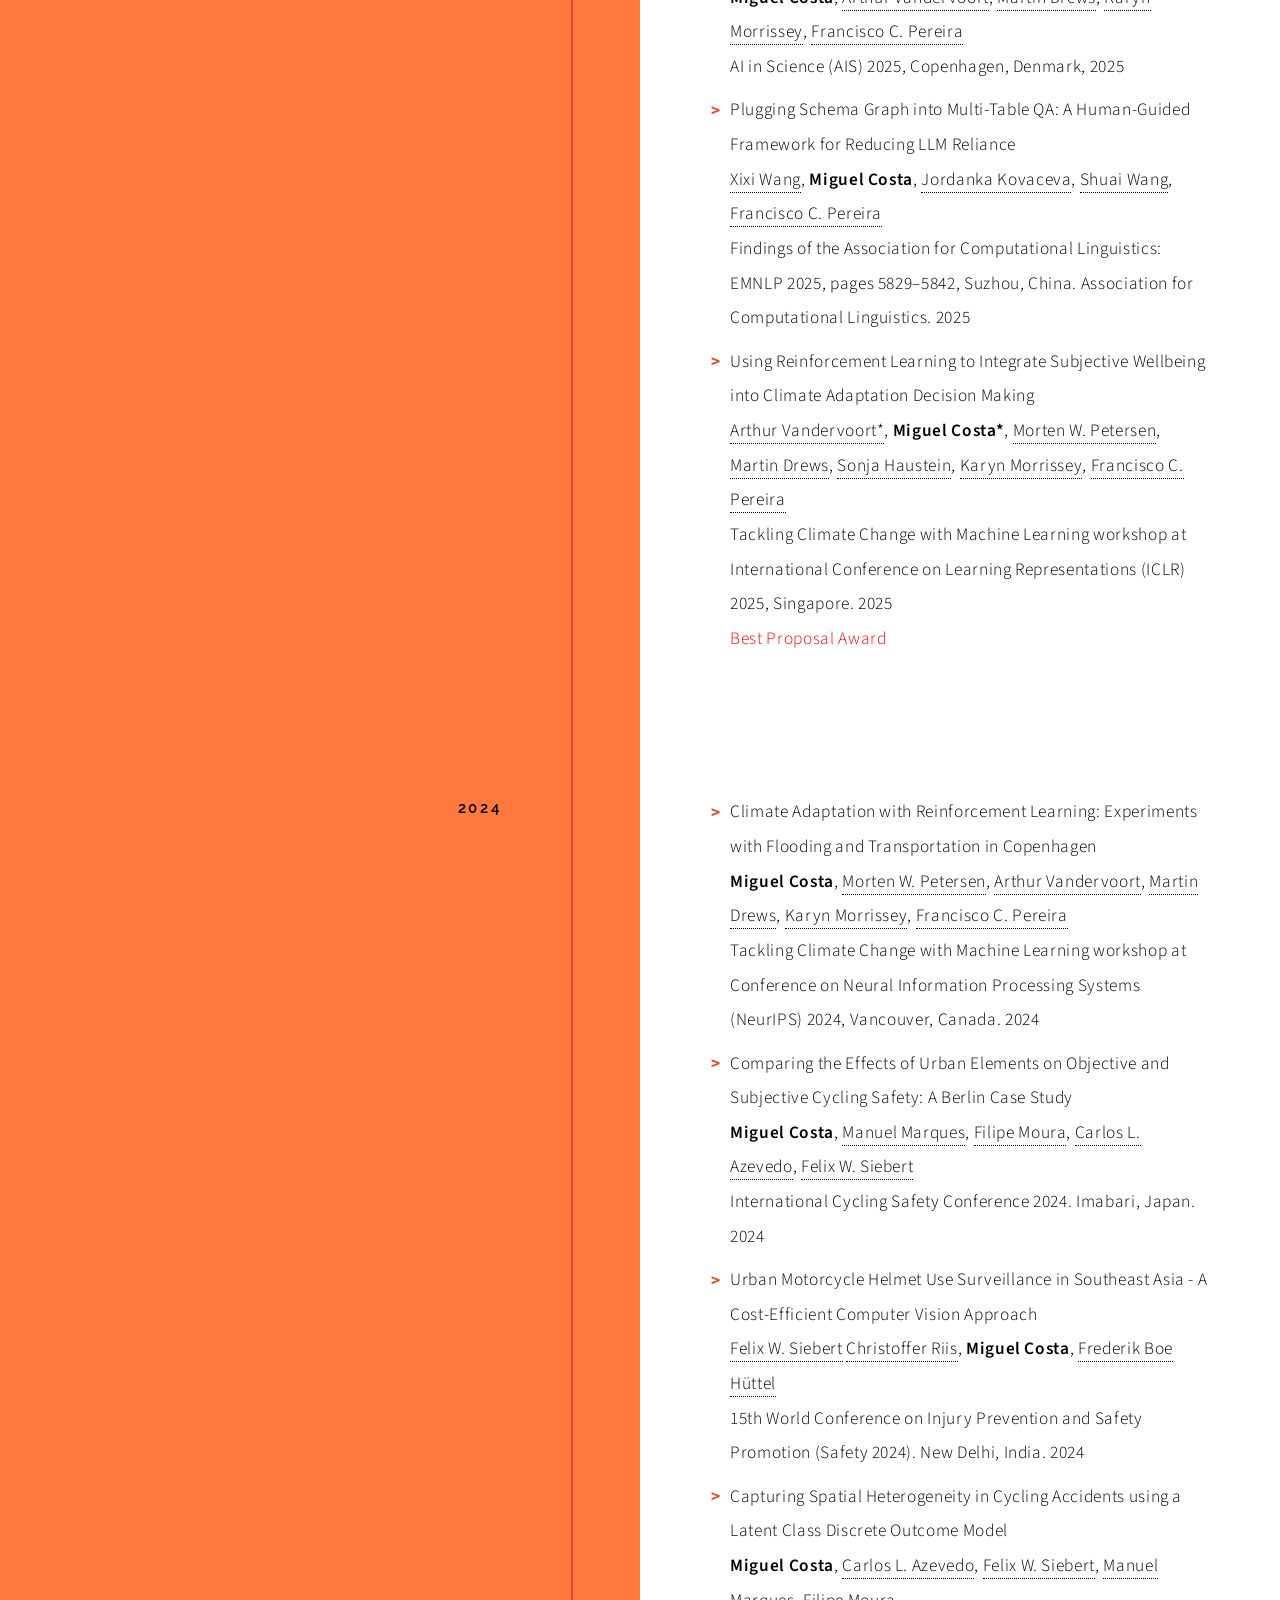
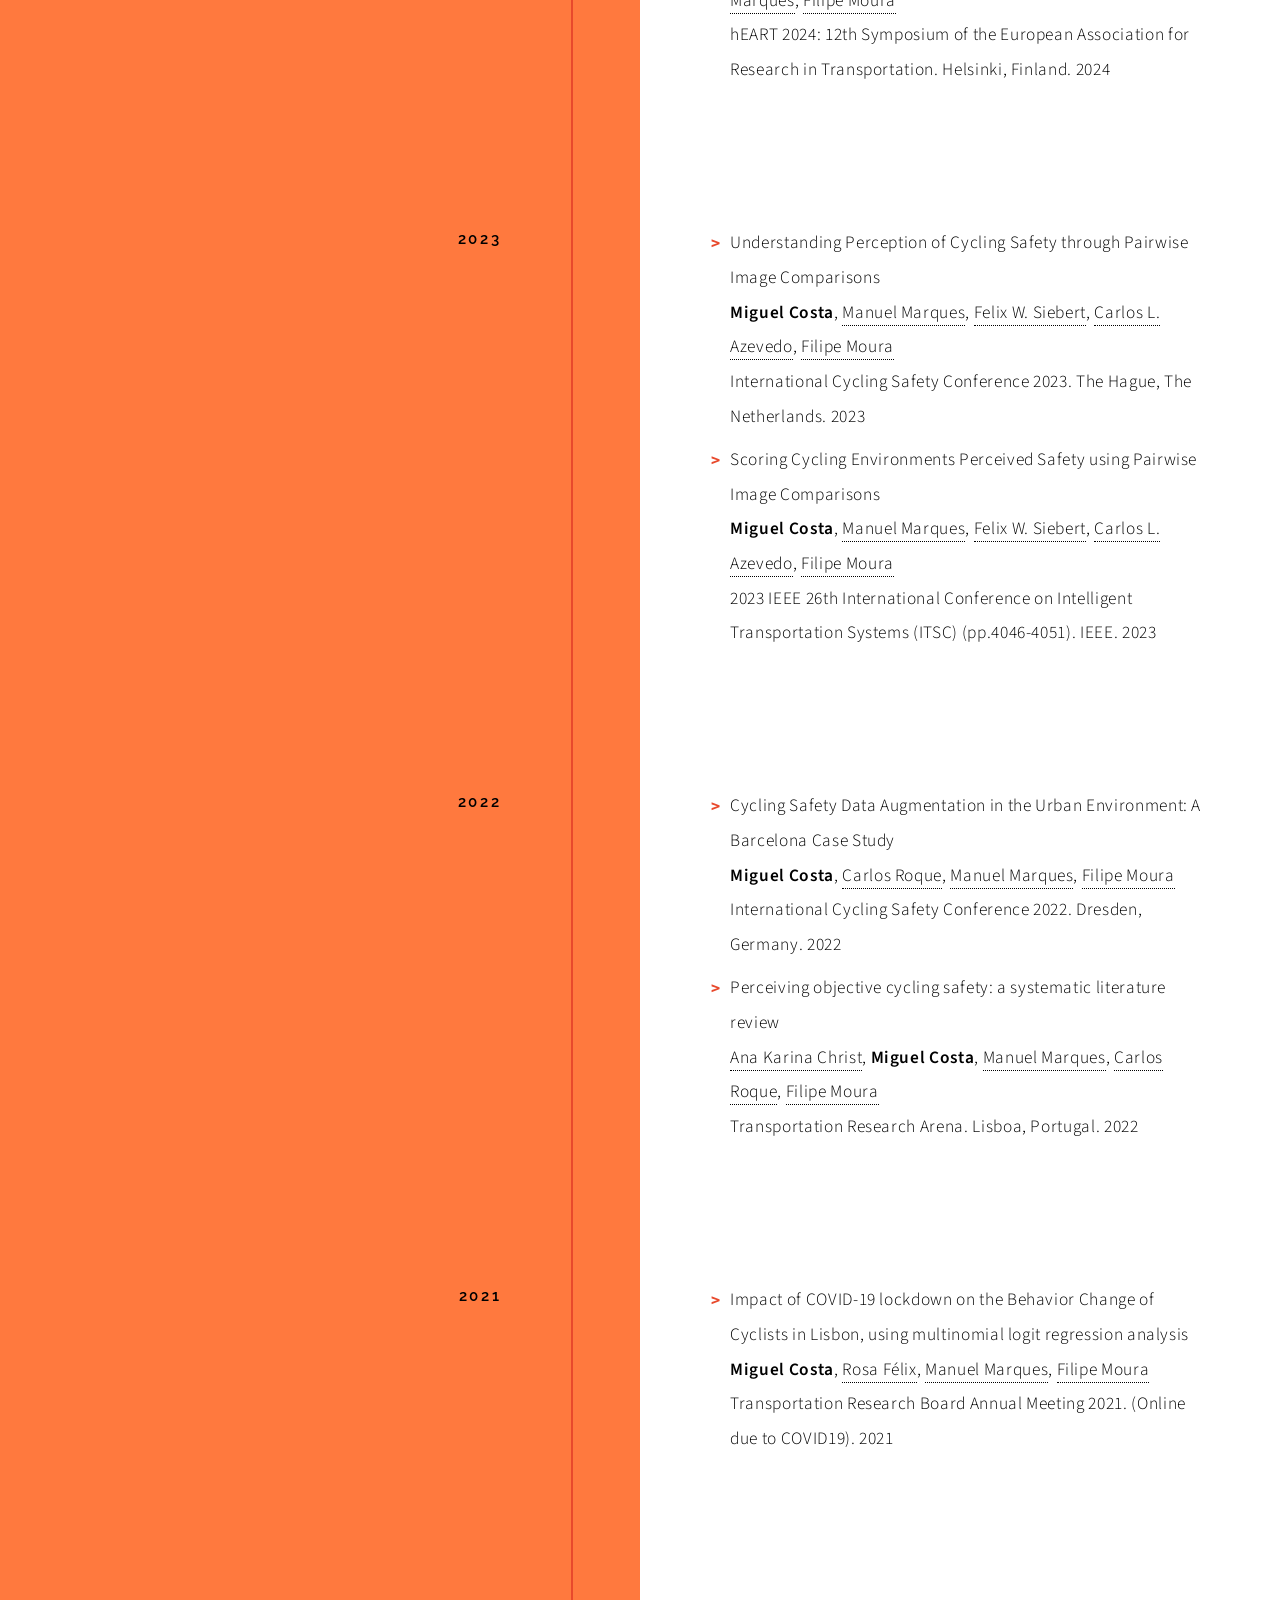
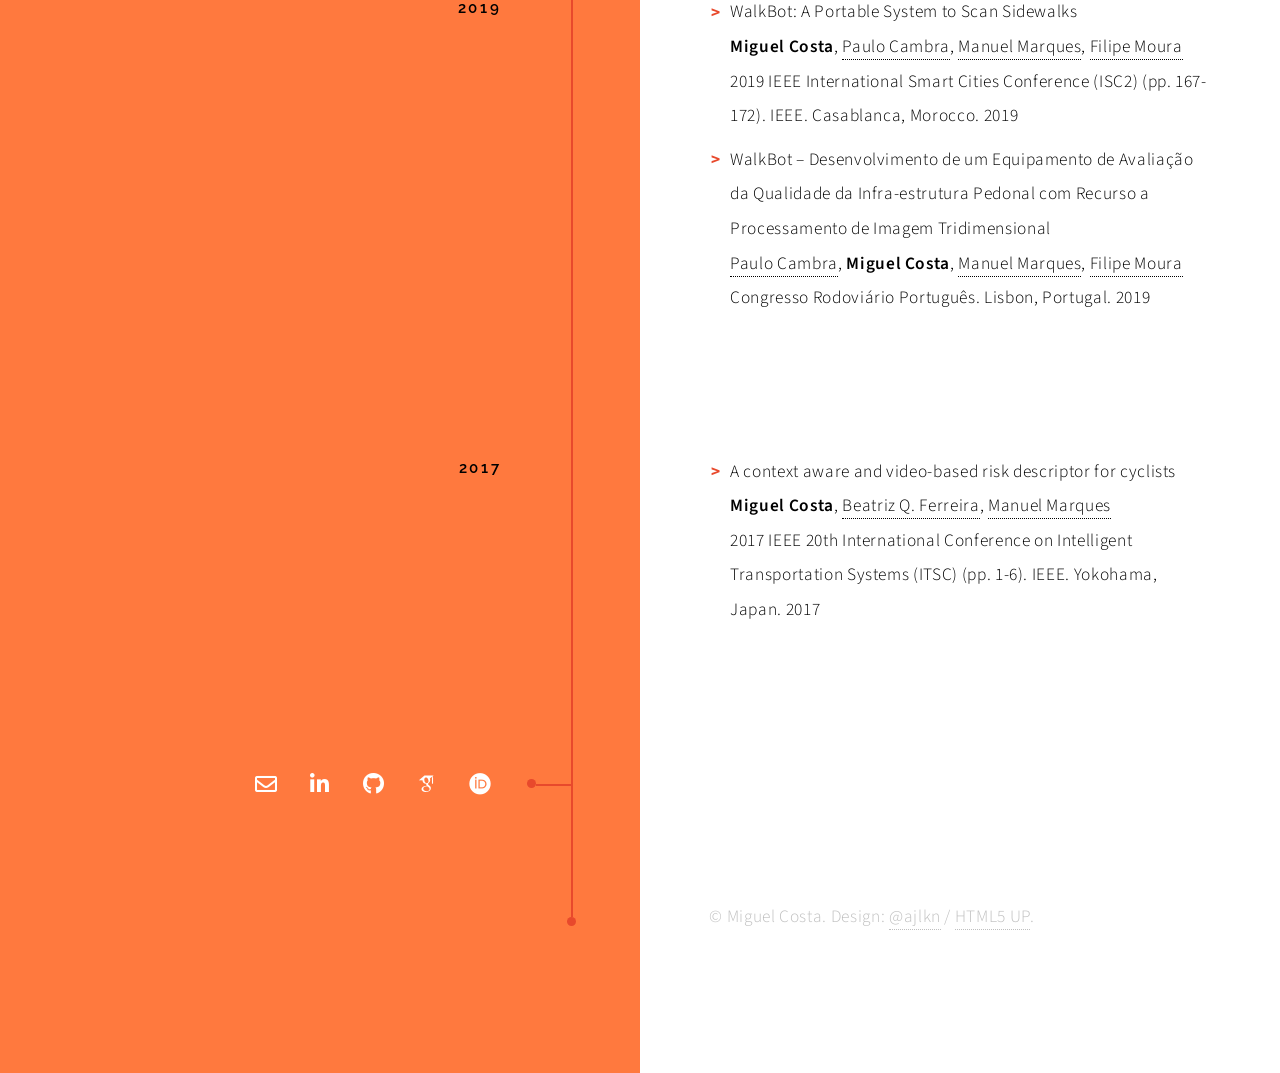
<file: publications.html>
<html>
<head>
  <title>Miguel Costa</title>
  <link href="favicon.png" rel=icon>
  <meta charset="utf-8" />
  <meta name="viewport" content="width=device-width, initial-scale=1, user-scalable=no" />
  <meta name="description" content="" />
  <meta name="keywords" content="" />
  <link rel="stylesheet" href="assets/css/main.css" />
  <link rel="stylesheet" href="assets/css/academicons.css"/>
  <link rel="stylesheet" href="assets/css/nav.css" />
</head>
<body class="is-preload">

  <!-- Top navigation -->
  <nav id="top-nav" class="top-nav">
    <div class="nav-container">
      <a class="nav-logo" href="index.html">Miguel Costa</a>
      <button id="nav-toggle" class="nav-toggle" aria-label="Toggle menu">☰</button>
      <ul class="nav-links">
        <li><a href="publications.html">Publications</a></li>
        <li><a href="blog.html">Blog</a></li>
        <li><a href="projects.html">Projects</a></li>
        <li><a href="cv.html">CV</a></li>
      </ul>
    </div>
  </nav>

  <!-- Wrapper -->
  <div id="wrapper" class="publications">

    <!-- Intro -->
    <section class="intro">
      <header>
        <h1>Publications</h1>
      </header>
    </section>

    <section>
      <header>
        <h2>Contents</h2>
        <p>
          <a href="#journals">Journals</a> <br>
          <a href="#conferences">Conferences</a> <br>								
        </p> 
      </header>
    
      <div class="content">
        <p>For an updated list of my publications, visit my <a href="https://scholar.google.com/citations?user=kiSlzroAAAAJ&hl=en">Google Scholar</a> page or my <a href="cv.html">Curriculum Vitae</a>.</p>
      </div>
    </section>

    <!-- Journals -->
    <section>
      <header>
        <h2 id="journals">Journals.</h2>
      </header>
      <div class="content">
        <br>
        <section>
          <header>
            <h4>2026</h4>
          </header>
          <div class="content">
            <ol>
              <li>Domain-Adapted Pre-trained Language Models for Implicit Information Extraction in Crash Narratives <br>
                  <a href="https://scholar.google.com/citations?user=OosV0rwAAAAJ&hl=en&oi=ao">Xixi Wang</a>,
                  <a href="https://scholar.google.com/citations?hl=en&user=2tunCW8AAAAJ">Jordanka Kovaceva</a>, 
                  <strong>Miguel Costa</strong>, 
                  <a href="https://scholar.google.com/citations?user=w-ecPmgAAAAJ&hl=en&oi=ao">Shuai Wang</a>,
                  <a href="https://scholar.google.com/citations?hl=en&user=k7pIUY0AAAAJ">Francisco C. Pereira</a>,
                  <a href="https://scholar.google.com/citations?hl=en&user=Rm3YuosAAAAJ">Robert Thompson</a>
                  <br>
                  Transportation Research Part C: Emerging Technologies, 192, 105863, 2026 <br>
                  <i class="fa fa-file-pdf"></i> <a href="https://doi.org/10.1016/j.trc.2026.105863">Article</a></li>
              <li>Perceived Traffic Safety's Impact on Cycling Route Choice with Street View Images <br>
                  <a href="https://scholar.google.com/citations?user=WE_g9_WsIAAC&hl=en&oi=sra">Koichi Ito</a>, 
                  <a href="">Roos Terra</a>, 
                  <strong>Miguel Costa</strong>, 
                  <a href="https://scholar.google.com/citations?user=rZyq0oMAAAAJ&hl=en&oi=ao">Felix W. Siebert</a>, 
                  <a href="https://scholar.google.com/citations?user=lYNlW90AAAAJ&hl=en&oi=sra">Francisco Garrido-Valenzuela</a>, 
                  <a href="https://scholar.google.com/citations?user=jQkz9EwAAAAJ&hl=en&oi=ao">Carlos L. Azevedo</a>, 
                  <a href="https://scholar.google.com/citations?user=jGqm4kEAAAAJ&hl=en&oi=sra">Filip Biljecki</a>, 
                  <a href="https://scholar.google.com/citations?user=-FNYwWYAAAAJ&hl=en&oi=sra">Sander van Cranenburgh</a>
                  <br>
                  Transportation, 2026 <br>
                  <i class="fa fa-file-pdf"></i> <a href="https://doi.org/10.1007/s11116-026-10793-z">Article</a></li>
            </ol>
          </div>
        </section>

        <section>
          <header>
            <h4>2025</h4>
          </header>
          <div class="content">
            <ol>
              <li>Bridging the Gap: A Scoping Review Exploring the Relationship Between Objective and Subjective Cycling Safety <br>
                  <strong>Miguel Costa</strong>, 
                  <a href="https://scholar.google.com/citations?user=t8zLOngAAAAJ&hl=en&oi=ao">Manuel Marques</a>, 
                  <a href="https://scholar.google.com/citations?user=rZyq0oMAAAAJ&hl=en&oi=ao">Felix W. Siebert</a>, 
                  <a href="https://scholar.google.com/citations?user=jQkz9EwAAAAJ&hl=en&oi=ao">Carlos L. Azevedo</a>, 
                  <a href="https://scholar.google.com/citations?user=fGMjbJAAAAAJ&hl=en&oi=sra">Filipe Moura</a>
                  <br>
                  Transport Reviews, 45(6), 993–1015, 2025 <br>
                  <i class="fa fa-file-pdf"></i> <a href="https://doi.org/10.1080/01441647.2025.2537200">Article</a></li>
              <li>The Relation between Circuity and Mobility Cultures: A Study of 41 European Cities <br>
                  <strong>Miguel Costa</strong>, 
                  <a href="https://scholar.google.com/citations?user=C6ZkQvAAAAAJ&hl=en&oi=sra">Gabriel Valença</a>, 
                  <a href="https://scholar.google.com/citations?user=tax9NLgAAAAJ&hl=en&oi=ao">Cristian Adorean</a>, 
                  <a href="https://scholar.google.com/citations?user=fGMjbJAAAAAJ&hl=en&oi=sra">Filipe Moura</a>
                  <br>
                  Cities, 166, 106087, 2025 <br>
                  <i class="fa fa-file-pdf"></i> <a href="https://doi.org/10.1016/j.cities.2025.106087">Article</a></li>
              <li>Which cycling environment appears safer? Learning cycling safety perceptions from pairwise image comparisons<br>
                  <strong>Miguel Costa</strong>, 
                  <a href="https://scholar.google.com/citations?user=t8zLOngAAAAJ&hl=en&oi=ao">Manuel Marques</a>, 
                  <a href="https://scholar.google.com/citations?user=jQkz9EwAAAAJ&hl=en&oi=ao">Carlos L. Azevedo</a>, 
                  <a href="https://scholar.google.com/citations?user=rZyq0oMAAAAJ&hl=en&oi=ao">Felix W. Siebert</a>, 
                  <a href="https://scholar.google.com/citations?user=fGMjbJAAAAAJ&hl=en&oi=sra">Filipe Moura</a>
                  <br>
                  IEEE Transactions on Intelligent Transportation Systems, vol. 26, no. 2, 2025 <br>
                  <i class="fa fa-file-pdf"></i> <a href="https://doi.org/10.1109/TITS.2024.3507639">Article</a></li>
            </ol>
          </div>
        </section>

        <section>
          <header>
            <h4>2024</h4>
          </header>
          <div class="content">
            <ol>
              <li>Unraveling the Relation between Cycling Accidents and Built Environment Typologies: Capturing 
                  Spatial Heterogeneity through a Latent Class Discrete Outcome Model<br>
                  <strong>Miguel Costa</strong>, 
                  <a href="https://scholar.google.com/citations?user=jQkz9EwAAAAJ&hl=en&oi=ao">Carlos L. Azevedo</a>, 
                  <a href="https://scholar.google.com/citations?user=rZyq0oMAAAAJ&hl=en&oi=ao">Felix W. Siebert</a>, 
                  <a href="https://scholar.google.com/citations?user=t8zLOngAAAAJ&hl=en&oi=ao">Manuel Marques</a>, 
                  <a href="https://scholar.google.com/citations?user=fGMjbJAAAAAJ&hl=en&oi=sra">Filipe Moura</a>
                  <br>
                  Accident Analysis & Prevention, 200, 107533, 2024 <br>
                  <i class="fa fa-file-pdf"></i> <a href="https://www.sciencedirect.com/science/article/pii/S0001457524000782?dgcid=rss_sd_all">Article</a></li>
            </ol>
          </div>
        </section>

        <section>
          <header>
            <h4>2022</h4>
          </header>
          <div class="content">
            <ol>
              <li>CYCLANDS: Cycling geo-located accidents, their details and severities<br>
                  <strong>Miguel Costa</strong>, 
                  <a href="https://scholar.google.com/citations?user=t8zLOngAAAAJ&hl=en&oi=ao">Manuel Marques</a>, 
                  <a href="https://scholar.google.com/citations?user=78fbvVwAAAAJ&hl=en&oi=ao">Carlos Roque</a>, 
                  <a href="https://scholar.google.com/citations?user=fGMjbJAAAAAJ&hl=en&oi=sra">Filipe Moura</a>
                  <br>
                  Scientific Data, 9(1), 1-9, 2022 <br>
                  <i class="fa fa-file-pdf"></i> <a href="https://www.nature.com/articles/s41597-022-01333-2">Article</a></li>
              <li>Impact of COVID-19 lockdown on the behavior change of cyclists in Lisbon, using multinomial logit 
                  regression analysis<br>
                  <strong>Miguel Costa</strong>, 
                  <a href="https://scholar.google.com/citations?user=weLjCZUAAAAJ&hl=en&oi=ao">Rosa Félix</a>, 
                  <a href="https://scholar.google.com/citations?user=t8zLOngAAAAJ&hl=en&oi=ao">Manuel Marques</a>, 
                  <a href="https://scholar.google.com/citations?user=fGMjbJAAAAAJ&hl=en&oi=sra">Filipe Moura</a>
                  <br>
                  Transportation Research Interdisciplinary Perspectives, 100609, 2022 <br>
                  <i class="fa fa-file-pdf"></i> <a href="https://www.sciencedirect.com/science/article/pii/S2590198222000719">Article</a></li>
            </ol>
          </div>
        </section>
      
        <section>
          <header>
            <h4>2021</h4>
          </header>
          <div class="content">
            <ol>
              <li>A Circuity Temporal Analysis of Urban Street Networks Using Open Data: A Lisbon Case Study<br>
              <strong>Miguel Costa</strong>, 
              <a href="https://scholar.google.com/citations?user=t8zLOngAAAAJ&hl=en&oi=ao">Manuel Marques</a>, 
              <a href="https://scholar.google.com/citations?user=fGMjbJAAAAAJ&hl=en&oi=sra">Filipe Moura</a>
              <br>
              ISPRS International Journal of Geo-Information, 10(7), 453, 2021 <br>
            </ol> 
          </div>
        </section>
      </div>
    </section>

    <!-- Conferences -->
    <section>
      <header>
        <h2 id="conferences">Conferences.</h2>
      </header>
      <div class="content">
        <br>
        <section>
          <header>
            <h4>2026</h4>
          </header>
          <div class="content">
            <ol>
              <li>Comparing Urban Elements Effects on Objective and Subjective Cycling Safety <br>
                  <strong>Miguel Costa</strong>, 
                  <a href="https://scholar.google.com/citations?user=jQkz9EwAAAAJ&hl=en&oi=ao">Carlos L. Azevedo</a>, 
                  <a href="https://scholar.google.com/citations?user=rZyq0oMAAAAJ&hl=en&oi=ao">Felix W. Siebert</a>,
                  <a href="https://scholar.google.com/citations?user=t8zLOngAAAAJ&hl=en&oi=ao">Manuel Marques</a>, 
                  <a href="https://scholar.google.com/citations?user=fGMjbJAAAAAJ&hl=en&oi=sra">Filipe Moura</a>
                  <br>
                  Accepted in 14th Symposium of the European Association for Research in Transportation (hEART 2026). Paris, France. 2026 <br>
                  </li>
              <li>Interventionally Consistent Surrogates for Urban Flood Resilience Planning<br>
                  <a href="https://scholar.google.com/citations?user=W71v46sAAAAJ&hl=en&oi=ao">Francisco Madaleno</a>, 
                  <a href="https://scholar.google.com/citations?user=CZ010EAAAAAJ&hl=en&oi=ao">Oskar B. Lassen</a>, 
                  <a href="https://scholar.google.com/citations?user=gx4oFMoAAAAJ&hl=en&oi=ao">Serio Agriesti</a>, 
                  <strong>Miguel Costa</strong>, 
                  <a href="https://scholar.google.com/citations?user=jQkz9EwAAAAJ&hl=en&oi=ao">Carlos L. Azevedo</a>, 
                  <a href="https://scholar.google.com/citations?user=MKe2aRYAAAAJ&hl=en&oi=ao">Filipe Rodrigues</a>, 
                  <a href="https://scholar.google.com/citations?hl=en&user=k7pIUY0AAAAJ">Francisco C. Pereira</a>
                  <br>
                  Accepted in 14th Symposium of the European Association for Research in Transportation (hEART 2026). Paris, France. 2026  <br>
                  </li>
              <li>How can nuisance flooding affect Copenhagen residents' Quality of Life?<br>
                  <a href="https://scholar.google.com/citations?hl=en&user=GcJsgskAAAAJ">Arthur Vandervoort</a>, 
                  <strong>Miguel Costa</strong>, 
                  <a href="https://scholar.google.com/citations?hl=en&user=qLkTW1cAAAAJ">Martin Drews</a>, 
                  <a href="https://scholar.google.com/citations?hl=en&user=k7pIUY0AAAAJ">Francisco C. Pereira</a>,
                  <a href="https://scholar.google.com/citations?hl=en&user=NFq8l-UAAAAJ">Karyn Morrissey</a>
                  <br>
                  Accepted in 14th Symposium of the European Association for Research in Transportation (hEART 2026). Paris, France. 2026  <br>
                  </li>
              <li>Learning to Look Like Humans: Gaze-Aligned Cycling Safety Prediction<br>
                  <a href="">Luís Perdigão</a>,  
                  <strong>Miguel Costa</strong>, 
                  <a href="https://scholar.google.com/citations?user=f17rSrgAAAAJ&hl=en&oi=ao">Carlos Santiago</a>, 
                  <a href="https://scholar.google.com/citations?user=t8zLOngAAAAJ&hl=en&oi=ao">Manuel Marques</a> 
                  <br>
                  Accepted in IEEE Intelligent Transportation Systems Conference 2026. Naples, Italy. 2026 <br>
                  </li>
            </ol>
          </div>
        </section>

        <section>
          <header>
            <h4>2025</h4>
          </header>
          <div class="content">
            <ol>
              <li>Climate Adaptation with Reinforcement Learning: Economic vs. Quality of Life Adaptation Pathways<br>
                  <strong>Miguel Costa</strong>, 
                  <a href="https://scholar.google.com/citations?hl=en&user=GcJsgskAAAAJ">Arthur Vandervoort</a>, 
                  <a href="https://scholar.google.com/citations?hl=en&user=qLkTW1cAAAAJ">Martin Drews</a>, 
                  <a href="https://scholar.google.com/citations?hl=en&user=NFq8l-UAAAAJ">Karyn Morrissey</a>, 
                  <a href="https://scholar.google.com/citations?hl=en&user=k7pIUY0AAAAJ">Francisco C. Pereira</a>
                  <br>
                  AI for Climate and Conservation Workshop at EurIPS 2025, Copenhagen, Denmark, 2025 <br>
                  </li>
              <li>Incorporating Quality of Life in Climate Adaptation Planning via Reinforcement Learning<br>
                  <strong>Miguel Costa</strong>, 
                  <a href="https://scholar.google.com/citations?hl=en&user=GcJsgskAAAAJ">Arthur Vandervoort</a>, 
                  <a href="https://scholar.google.com/citations?hl=en&user=qLkTW1cAAAAJ">Martin Drews</a>, 
                  <a href="https://scholar.google.com/citations?hl=en&user=NFq8l-UAAAAJ">Karyn Morrissey</a>, 
                  <a href="https://scholar.google.com/citations?hl=en&user=k7pIUY0AAAAJ">Francisco C. Pereira</a>
                  <br>
                  AI in Science (AIS) 2025, Copenhagen, Denmark, 2025 <br>
                  </li>
              <li>Plugging Schema Graph into Multi-Table QA: A Human-Guided Framework for Reducing LLM Reliance<br>
                  <a href="https://scholar.google.com/citations?user=OosV0rwAAAAJ&hl=en&oi=ao">Xixi Wang</a>, 
                  <strong>Miguel Costa</strong>, 
                  <a href="https://scholar.google.com/citations?hl=en&user=2tunCW8AAAAJ">Jordanka Kovaceva</a>, 
                  <a href="https://scholar.google.com/citations?user=w-ecPmgAAAAJ&hl=en&oi=ao">Shuai Wang</a>,
                  <a href="https://scholar.google.com/citations?hl=en&user=k7pIUY0AAAAJ">Francisco C. Pereira</a>
                  <br>
                  Findings of the Association for Computational Linguistics: EMNLP 2025, pages 5829–5842,
                  Suzhou, China. Association for Computational Linguistics. 2025 <br>
                  </li>
              <li>Using Reinforcement Learning to Integrate Subjective Wellbeing into Climate Adaptation Decision Making<br>
                  <a href="https://scholar.google.com/citations?hl=en&user=GcJsgskAAAAJ">Arthur Vandervoort*</a>,  
                  <strong>Miguel Costa*</strong>, 
                  <a href="https://scholar.google.com/citations?user=iS3REXAAAAAJ&hl=en&oi=ao">Morten W. Petersen</a>, 
                  <a href="https://scholar.google.com/citations?hl=en&user=qLkTW1cAAAAJ">Martin Drews</a>, 
                  <a href="https://scholar.google.com/citations?hl=en&user=MobMvUoAAAAJ">Sonja Haustein</a>, 
                  <a href="https://scholar.google.com/citations?hl=en&user=NFq8l-UAAAAJ">Karyn Morrissey</a>, 
                  <a href="https://scholar.google.com/citations?hl=en&user=k7pIUY0AAAAJ">Francisco C. Pereira</a>
                  <br>
                  Tackling Climate Change with Machine Learning workshop at International Conference on Learning Representations (ICLR) 2025, Singapore. 2025 <br>
                  <span style="color: red;">Best Proposal Award</span>
                  </li>
            </ol>
          </div>
        </section>

        <section>
          <header>
            <h4>2024</h4>
          </header>
          <div class="content">
            <ol>
              <li>Climate Adaptation with Reinforcement Learning: Experiments with Flooding and Transportation in Copenhagen<br>
                  <strong>Miguel Costa</strong>, 
                  <a href="https://scholar.google.com/citations?user=iS3REXAAAAAJ&hl=en&oi=ao">Morten W. Petersen</a>,
                  <a href="https://scholar.google.com/citations?hl=en&user=GcJsgskAAAAJ">Arthur Vandervoort</a>, 
                  <a href="https://scholar.google.com/citations?hl=en&user=qLkTW1cAAAAJ">Martin Drews</a>, 
                  <a href="https://scholar.google.com/citations?hl=en&user=NFq8l-UAAAAJ">Karyn Morrissey</a>, 
                  <a href="https://scholar.google.com/citations?hl=en&user=k7pIUY0AAAAJ">Francisco C. Pereira</a>
                  <br>
                  Tackling Climate Change with Machine Learning workshop at Conference on Neural Information Processing Systems (NeurIPS) 2024, Vancouver, Canada. 2024 <br>
                  </li>
              <li>Comparing the Effects of Urban Elements on Objective and Subjective Cycling Safety: A Berlin Case Study<br>
                  <strong>Miguel Costa</strong>,  
                  <a href="https://scholar.google.com/citations?user=t8zLOngAAAAJ&hl=en&oi=ao">Manuel Marques</a>, 
                  <a href="https://scholar.google.com/citations?user=fGMjbJAAAAAJ&hl=en&oi=sra">Filipe Moura</a>,
                  <a href="https://scholar.google.com/citations?user=jQkz9EwAAAAJ&hl=en&oi=ao">Carlos L. Azevedo</a>, 
                  <a href="https://scholar.google.com/citations?user=rZyq0oMAAAAJ&hl=en&oi=ao">Felix W. Siebert</a>
                  <br>
                  International Cycling Safety Conference 2024. Imabari, Japan. 2024 <br>
                  </li>
              <li>Urban Motorcycle Helmet Use Surveillance in Southeast Asia - A Cost-Efficient Computer Vision Approach<br>
                  <a href="https://scholar.google.com/citations?user=rZyq0oMAAAAJ&hl=en&oi=ao">Felix W. Siebert</a>
                  <a href="https://scholar.google.com/citations?user=WU3F88cAAAAJ&hl=en&oi=ao">Christoffer Riis</a>,
                  <strong>Miguel Costa</strong>,   
                  <a href="https://scholar.google.com/citations?user=zs_r5EcAAAAJ&hl=en&oi=ao">Frederik Boe Hüttel</a>
                  <br>
                  15th World Conference on Injury Prevention and Safety Promotion (Safety 2024). New Delhi, India. 2024 <br>
                  </li>
              <li>Capturing Spatial Heterogeneity in Cycling Accidents using a Latent Class Discrete Outcome Model<br>
                  <strong>Miguel Costa</strong>,  
                  <a href="https://scholar.google.com/citations?user=jQkz9EwAAAAJ&hl=en&oi=ao">Carlos L. Azevedo</a>, 
                  <a href="https://scholar.google.com/citations?user=rZyq0oMAAAAJ&hl=en&oi=ao">Felix W. Siebert</a>,
                  <a href="https://scholar.google.com/citations?user=t8zLOngAAAAJ&hl=en&oi=ao">Manuel Marques</a>, 
                  <a href="https://scholar.google.com/citations?user=fGMjbJAAAAAJ&hl=en&oi=sra">Filipe Moura</a>
                  <br>
                  hEART 2024: 12th Symposium of the European Association for Research in Transportation. Helsinki, Finland. 2024 <br>
                  </li>
            </ol>
          </div>
        </section>

        <section>
          <header>
            <h4>2023</h4>
          </header>
          <div class="content">
            <ol>
              <li>Understanding Perception of Cycling Safety through Pairwise Image Comparisons<br>
                  <strong>Miguel Costa</strong>,  
                  <a href="https://scholar.google.com/citations?user=t8zLOngAAAAJ&hl=en&oi=ao">Manuel Marques</a>, 
                  <a href="https://scholar.google.com/citations?user=rZyq0oMAAAAJ&hl=en&oi=ao">Felix W. Siebert</a>,
                  <a href="https://scholar.google.com/citations?user=jQkz9EwAAAAJ&hl=en&oi=ao">Carlos L. Azevedo</a>, 
                  <a href="https://scholar.google.com/citations?user=fGMjbJAAAAAJ&hl=en&oi=sra">Filipe Moura</a>
                  <br>
                  International Cycling Safety Conference 2023. The Hague, The Netherlands. 2023 <br>
                  </li>
              <li>Scoring Cycling Environments Perceived Safety using Pairwise Image Comparisons<br>
                  <strong>Miguel Costa</strong>,  
                  <a href="https://scholar.google.com/citations?user=t8zLOngAAAAJ&hl=en&oi=ao">Manuel Marques</a>, 
                  <a href="https://scholar.google.com/citations?user=rZyq0oMAAAAJ&hl=en&oi=ao">Felix W. Siebert</a>,
                  <a href="https://scholar.google.com/citations?user=jQkz9EwAAAAJ&hl=en&oi=ao">Carlos L. Azevedo</a>, 
                  <a href="https://scholar.google.com/citations?user=fGMjbJAAAAAJ&hl=en&oi=sra">Filipe Moura</a>
                  <br>
                  2023 IEEE 26th International Conference on Intelligent Transportation Systems (ITSC) (pp.4046-4051). IEEE. 2023 <br>
                  </li>
            </ol>
          </div>
        </section>
              
        <section>
          <header>
            <h4>2022</h4>
          </header>
          <div class="content">
            <ol>      
              <li>Cycling Safety Data Augmentation in the Urban Environment: A Barcelona Case Study<br>
                  <strong>Miguel Costa</strong>,
                  <a href="https://scholar.google.com/citations?user=78fbvVwAAAAJ&hl=en&oi=ao">Carlos Roque</a>, 
                  <a href="https://scholar.google.com/citations?user=t8zLOngAAAAJ&hl=en&oi=ao">Manuel Marques</a>, 
                  <a href="https://scholar.google.com/citations?user=fGMjbJAAAAAJ&hl=en&oi=sra">Filipe Moura</a>
                  <br>
                  International Cycling Safety Conference 2022. Dresden, Germany. 2022 <br>
                  </li>
              <li>Perceiving objective cycling safety: a systematic literature review<br>
                  <a href="https://scholar.google.com/citations?hl=en&user=bozzzAgAAAAJ">Ana Karina Christ</a>, 
                  <strong>Miguel Costa</strong>,  
                  <a href="https://scholar.google.com/citations?user=t8zLOngAAAAJ&hl=en&oi=ao">Manuel Marques</a>, 
                  <a href="https://scholar.google.com/citations?user=78fbvVwAAAAJ&hl=en&oi=ao">Carlos Roque</a>, 
                  <a href="https://scholar.google.com/citations?user=fGMjbJAAAAAJ&hl=en&oi=sra">Filipe Moura</a>
                  <br>
                  Transportation Research Arena. Lisboa, Portugal. 2022 <br>
                  </li>
            </ol>
          </div>
        </section>

        <section>
          <header>
            <h4>2021</h4>
          </header>
          <div class="content">
            <ol>      
              <li>Impact of COVID-19 lockdown on the Behavior Change of Cyclists in Lisbon, using multinomial logit regression analysis<br>
                  <strong>Miguel Costa</strong>,
                  <a href="https://scholar.google.com/citations?user=weLjCZUAAAAJ&hl=en&oi=ao">Rosa Félix</a>,
                  <a href="https://scholar.google.com/citations?user=t8zLOngAAAAJ&hl=en&oi=ao">Manuel Marques</a>, 
                  <a href="https://scholar.google.com/citations?user=fGMjbJAAAAAJ&hl=en&oi=sra">Filipe Moura</a>
                  <br>
                  Transportation Research Board Annual Meeting 2021. (Online due to COVID19). 2021 <br>
                  </li>
            </ol>
          </div>
        </section>

        <section>
          <header>
            <h4>2019</h4>
          </header>
          <div class="content">
            <ol>      
              <li>WalkBot: A Portable System to Scan Sidewalks<br>
                  <strong>Miguel Costa</strong>,
                  <a href="https://scholar.google.com/citations?hl=en&user=t9XCA0sAAAAJ">Paulo Cambra</a>,
                  <a href="https://scholar.google.com/citations?user=t8zLOngAAAAJ&hl=en&oi=ao">Manuel Marques</a>, 
                  <a href="https://scholar.google.com/citations?user=fGMjbJAAAAAJ&hl=en&oi=sra">Filipe Moura</a>
                  <br>
                  2019 IEEE International Smart Cities Conference (ISC2) (pp. 167-172). IEEE. Casablanca, Morocco. 2019 <br>
                  </li>
              <li>WalkBot – Desenvolvimento de um Equipamento de Avaliação da Qualidade da Infra-estrutura Pedonal com Recurso a Processamento de Imagem Tridimensional<br>
                  <a href="https://scholar.google.com/citations?hl=en&user=t9XCA0sAAAAJ">Paulo Cambra</a>,  
                  <strong>Miguel Costa</strong>,
                  <a href="https://scholar.google.com/citations?user=t8zLOngAAAAJ&hl=en&oi=ao">Manuel Marques</a>, 
                  <a href="https://scholar.google.com/citations?user=fGMjbJAAAAAJ&hl=en&oi=sra">Filipe Moura</a>
                  <br>
                  Congresso Rodoviário Português. Lisbon, Portugal. 2019 <br>
                  </li>
            </ol>
          </div>
        </section>

        <section>
          <header>
            <h4>2017</h4>
          </header>
          <div class="content">
            <ol>      
              <li>A context aware and video-based risk descriptor for cyclists<br>
                  <strong>Miguel Costa</strong>,
                  <a href="https://scholar.google.com/citations?hl=en&user=rnyyjRYAAAAJ">Beatriz Q. Ferreira</a>,
                  <a href="https://scholar.google.com/citations?user=t8zLOngAAAAJ&hl=en&oi=ao">Manuel Marques</a>
                  <br>
                  2017 IEEE 20th International Conference on Intelligent Transportation Systems (ITSC) (pp. 1-6). IEEE. Yokohama, Japan. 2017 <br>
                  </li>
            </ol>
          </div>
        </section>

      </div>
    </section>


    <section>
      <header>
        <h2>
          <footer>
            <ul class="items">
              <li>
                <ul class="icons">
                  <li><a href="mailto:migcos@dtu.dk" class="icon fa-envelope"><span class="label">Email</span></a></li>
                  <li><a href="https://www.linkedin.com/in/miguelncosta/" class="icon brands fa-linkedin-in"><span class="label">LinkedIn</span></a></li>
                  <li><a href="https://github.com/mncosta" class="icon brands fa-github"><span class="label">GitHub</span></a></li>
                  <li><a href="https://scholar.google.com/citations?user=kiSlzroAAAAJ&hl=en" class="icon"><i class="ai ai-google-scholar ai-10x"></i><span class="label">Codepen</span></a></li>
                  <li><a href="https://orcid.org/my-orcid?orcid=0000-0003-0860-7002" class="icon"><i class="ai ai-orcid ai-10x"></i><span class="label">Codepen</span></a></li>
                </ul>
              </li>
            </ul>
          </footer>
        </h2>
      </header>
      <div class="content"></div>
    </section>

  <!-- Copyright -->
    <div class="copyright">&copy; Miguel Costa. Design: <a href="https://twitter.com/ajlkn">@ajlkn</a> / <a href="https://html5up.net">HTML5 UP</a>.</div>
  </div>

  <!-- Scripts -->
  <script src="assets/js/jquery.min.js"></script>
  <script src="assets/js/jquery.scrolly.min.js"></script>
  <script src="assets/js/browser.min.js"></script>
  <script src="assets/js/breakpoints.min.js"></script>
  <script src="assets/js/util.js"></script>
  <script src="assets/js/main.js"></script>
</body>
</html>
</file>
<file: assets/css/academicons.css>
/*
 *  Academicons 1.9.1 by James Walsh (https://github.com/jpswalsh) and Katja Bercic (https://github.com/katjabercic)
 *  Fonts generated using FontForge - https://fontforge.org
 *  Square icons designed to be used alongside Font Awesome square icons - https://fortawesome.github.io/Font-Awesome/
 *  Licenses - Font: SIL OFL 1.1, CSS: MIT License
 */
@font-face {
    font-family: 'Academicons';
    font-style: normal;
    font-weight: 400;
    font-display: block;
    src:url('../fonts/academicons.eot');
    src:url('../fonts/academicons.eot') format('embedded-opentype'),
        url('../fonts/academicons.ttf') format('truetype'),
        url('../fonts/academicons.woff') format('woff'),
        url('../fonts/academicons.svg') format('svg');
}
.ai {
  font-family: 'Academicons';
  font-weight: 400;
  -moz-osx-font-smoothing: grayscale;
  -webkit-font-smoothing: antialiased;
  display: inline-block;
  font-style: normal;
  font-variant: normal;
  text-rendering: auto;
  line-height: 1;
}
.ai-academia:before {
  content: "\e9af";
}
.ai-academia-square:before {
  content: "\e93d";
}
.ai-acclaim:before {
  content: "\e92e";
}
.ai-acclaim-square:before {
  content: "\e93a";
}
.ai-acm:before {
  content: "\e93c";
}
.ai-acm-square:before {
  content: "\e95d";
}
.ai-acmdl:before {
  content: "\e96a";
}
.ai-acmdl-square:before {
  content: "\e9d3";
}
.ai-ads:before {
  content: "\e9cb";
}
.ai-ads-square:before {
  content: "\e94a";
}
.ai-africarxiv:before {
  content: "\e91b";
}
.ai-africarxiv-square:before {
  content: "\e90b";
}
.ai-arxiv:before {
  content: "\e974";
}
.ai-arxiv-square:before {
  content: "\e9a6";
}
.ai-biorxiv:before {
  content: "\e9a2";
}
.ai-biorxiv-square:before {
  content: "\e98b";
}
.ai-ceur:before {
  content: "\e96d";
}
.ai-ceur-square:before {
  content: "\e92f";
}
.ai-ciencia-vitae:before {
  content: "\e912";
}
.ai-ciencia-vitae-square:before {
  content: "\e913";
}
.ai-closed-access:before {
  content: "\e942";
}
.ai-closed-access-square:before {
  content: "\e943";
}
.ai-conversation:before {
  content: "\e94c";
}
.ai-conversation-square:before {
  content: "\e915";
}
.ai-coursera:before {
  content: "\e95f";
}
.ai-coursera-square:before {
  content: "\e97f";
}
.ai-crossref:before {
  content: "\e918";
}
.ai-crossref-square:before {
  content: "\e919";
}
.ai-cv:before {
  content: "\e9a5";
}
.ai-cv-square:before {
  content: "\e90a";
}
.ai-datacite:before {
  content: "\e91c";
}
.ai-datacite-square:before {
  content: "\e91d";
}
.ai-dataverse:before {
  content: "\e9f7";
}
.ai-dataverse-square:before {
  content: "\e9e4";
}
.ai-dblp:before {
  content: "\e94f";
}
.ai-dblp-square:before {
  content: "\e93f";
}
.ai-depsy:before {
  content: "\e97a";
}
.ai-depsy-square:before {
  content: "\e94b";
}
.ai-doi:before {
  content: "\e97e";
}
.ai-doi-square:before {
  content: "\e98f";
}
.ai-dryad:before {
  content: "\e97c";
}
.ai-dryad-square:before {
  content: "\e98c";
}
.ai-elsevier:before {
  content: "\e961";
}
.ai-elsevier-square:before {
  content: "\e910";
}
.ai-figshare:before {
  content: "\e981";
}
.ai-figshare-square:before {
  content: "\e9e7";
}
.ai-google-scholar:before {
  content: "\e9d4";
}
.ai-google-scholar-square:before {
  content: "\e9f9";
}
.ai-hal:before {
  content: "\e92c";
}
.ai-hal-square:before {
  content: "\e92d";
}
.ai-hypothesis:before {
  content: "\e95a";
}
.ai-hypothesis-square:before {
  content: "\e95b";
}
.ai-ideas-repec:before {
  content: "\e9ed";
}
.ai-ideas-repec-square:before {
  content: "\e9f8";
}
.ai-ieee:before {
  content: "\e929";
}
.ai-ieee-square:before {
  content: "\e9b9";
}
.ai-impactstory:before {
  content: "\e9cf";
}
.ai-impactstory-square:before {
  content: "\e9aa";
}
.ai-inaturalist:before {
  content: "\e900";
}
.ai-inaturalist-square:before {
  content: "\e901";
}
.ai-inpn:before {
  content: "\e902";
}
.ai-inpn-square:before {
  content: "\e903";
}
.ai-inspire:before {
  content: "\e9e9";
}
.ai-inspire-square:before {
  content: "\e9fe";
}
.ai-isidore:before {
  content: "\e936";
}
.ai-isidore-square:before {
  content: "\e954";
}
.ai-jstor:before {
  content: "\e938";
}
.ai-jstor-square:before {
  content: "\e944";
}
.ai-lattes:before {
  content: "\e9b3";
}
.ai-lattes-square:before {
  content: "\e99c";
}
.ai-mathoverflow:before {
  content: "\e9f6";
}
.ai-mathoverflow-square:before {
  content: "\e97b";
}
.ai-mendeley:before {
  content: "\e9f0";
}
.ai-mendeley-square:before {
  content: "\e9f3";
}
.ai-moodle:before {
  content: "\e907";
}
.ai-moodle-square:before {
  content: "\e908";
}
.ai-nakala:before {
  content: "\e940";
}
.ai-nakala-square:before {
  content: "\e941";
}
.ai-obp:before {
  content: "\e92a";
}
.ai-obp-square:before {
  content: "\e92b";
}
.ai-open-access:before {
  content: "\e939";
}
.ai-open-access-square:before {
  content: "\e9f4";
}
.ai-open-data:before {
  content: "\e966";
}
.ai-open-data-square:before {
  content: "\e967";
}
.ai-open-materials:before {
  content: "\e968";
}
.ai-open-materials-square:before {
  content: "\e969";
}
.ai-openedition:before {
  content: "\e946";
}
.ai-openedition-square:before {
  content: "\e947";
}
.ai-orcid:before {
  content: "\e9d9";
}
.ai-orcid-square:before {
  content: "\e9c3";
}
.ai-osf:before {
  content: "\e9ef";
}
.ai-osf-square:before {
  content: "\e931";
}
.ai-overleaf:before {
  content: "\e914";
}
.ai-overleaf-square:before {
  content: "\e98d";
}
.ai-philpapers:before {
  content: "\e98a";
}
.ai-philpapers-square:before {
  content: "\e96f";
}
.ai-piazza:before {
  content: "\e99a";
}
.ai-piazza-square:before {
  content: "\e90c";
}
.ai-preregistered:before {
  content: "\e906";
}
.ai-preregistered-square:before {
  content: "\e96b";
}
.ai-protocols:before {
  content: "\e952";
}
.ai-protocols-square:before {
  content: "\e953";
}
.ai-psyarxiv:before {
  content: "\e90e";
}
.ai-psyarxiv-square:before {
  content: "\e90f";
}
.ai-publons:before {
  content: "\e937";
}
.ai-publons-square:before {
  content: "\e94e";
}
.ai-pubmed:before {
  content: "\e99f";
}
.ai-pubmed-square:before {
  content: "\e97d";
}
.ai-pubpeer:before {
  content: "\e922";
}
.ai-pubpeer-square:before {
  content: "\e923";
}
.ai-researcherid:before {
  content: "\e91a";
}
.ai-researcherid-square:before {
  content: "\e95c";
}
.ai-researchgate:before {
  content: "\e95e";
}
.ai-researchgate-square:before {
  content: "\e99e";
}
.ai-ror:before {
  content: "\e948";
}
.ai-ror-square:before {
  content: "\e949";
}
.ai-sci-hub:before {
  content: "\e959";
}
.ai-sci-hub-square:before {
  content: "\e905";
}
.ai-scirate:before {
  content: "\e98e";
}
.ai-scirate-square:before {
  content: "\e99d";
}
.ai-scopus:before {
  content: "\e91e";
}
.ai-scopus-square:before {
  content: "\e91f";
}
.ai-semantic-scholar:before {
  content: "\e96e";
}
.ai-semantic-scholar-square:before {
  content: "\e96c";
}
.ai-springer:before {
  content: "\e928";
}
.ai-springer-square:before {
  content: "\e99b";
}
.ai-ssrn:before {
  content: "\e916";
}
.ai-ssrn-square:before {
  content: "\e917";
}
.ai-stackoverflow:before {
  content: "\e920";
}
.ai-stackoverflow-square:before {
  content: "\e921";
}
.ai-zenodo:before {
  content: "\e911";
}
.ai-zotero:before {
  content: "\e962";
}
.ai-zotero-square:before {
  content: "\e932";
}
/*  Duplication of the FontAwesome style classes using 'ai' in place of 'fa'. */
.ai-lg {
  font-size: 1.33333em;
  line-height: 0.75em;
  vertical-align: -.0667em;
}
.ai-xs {
  font-size: .75em;
}
.ai-sm {
  font-size: .875em;
}

.ai-1x {
  font-size: 1em;
}
.ai-2x {
  font-size: 2em;
}
.ai-3x {
  font-size: 3em;
}
.ai-4x {
  font-size: 4em;
}
.ai-5x {
  font-size: 5em;
}
.ai-6x {
  font-size: 6em;
}
.ai-7x {
  font-size: 7em;
}
.ai-8x {
  font-size: 8em;
}
.ai-9x {
  font-size: 9em;
}
.ai-10x {
  font-size: 1.25rem;
}

.ai-fw {
  text-align: center;
  width: 1.25em;
}

.ai-ul {
  list-style-type: none;
  margin-left: 2.5em;
  padding-left: 0;
}
.ai-ul > li {
    position: relative;
}
.ai-li {
  left: -2em;
  position: absolute;
  text-align: center;
  width: 2em;
  line-height: inherit;
}

.ai-border {
border: solid 0.08em #eee;
border-radius: .1em;
  padding: .2em .25em .15em;
}

.ai-pull-left {
  float: left;
}
.ai-pull-right {
  float: right;
}
.ai.ai-pull-left {
  margin-right: .3em;
}
.ai.ai-pull-right {
  margin-right: .3em;
}

.ai-stack {
  display: inline-block;
  height: 2em;
  line-height: 2em;
  position: relative;
  vertical-align: middle;
  width: 2.5em;
}
.ai-stack-1x,
.ai-stack-2x {
  left: 0;
  position: absolute;
  text-align: center;
  width: 100%;
}
.ai-stack-1x {
  line-height: inherit;
}
.ai-stack-2x {
  font-size: 2em;
}
.ai-inverse {
  color: #fff;
}
</file>
<file: assets/css/nav.css>
/* Navigation matching site styles */

#top-nav {
  position: fixed;
  top: 0;
  left: 0;
  width: 100%;
  background: #E8492C;
  box-shadow: 0 1px 6px rgba(0,0,0,0.06);
  z-index: 10000;
}

#top-nav .nav-container {
  max-width: 1200px;
  margin: 0 auto;
  display: flex;
  align-items: center;
  justify-content: space-between;
  padding: 0.6rem 1.5rem;
}

.nav-logo {
  font-weight: 700;
  color: #fff;
  text-decoration: none;
  font-family: "Source Sans Pro", Helvetica, sans-serif;
  position: absolute;
  left: 10%;
  top: 50%;
  transform: translate(-50%, -50%);
  z-index: 10001;
}

.nav-toggle {
  display: none;
  background: none;
  border: 0;
  font-size: 1.35rem;
  cursor: pointer;
}

.nav-links {
  display: flex;
  gap: 0.75rem;
  align-items: center;
}

.nav-links li { list-style: none; }

/* Make nav links look like the site's button style */
.nav-links a {
  display: inline-block;
  color: #fff;
  text-decoration: none;
  padding: 0.45rem 0.95rem;
  /* border-radius: 0.325rem; */
  /* box-shadow: inset 0 0 0 2px rgba(255,255,255,0.12); */
  font-family: "Raleway", Helvetica, sans-serif;
  font-weight: 600;
  font-size: 0.7rem;
  letter-spacing: 0.12em;
  text-transform: uppercase;
  transition: all 0.18s ease-in-out;
}

.nav-links a:hover {
  box-shadow: inset 0 0 0 2px rgba(255,255,255,0.22);
  color: #fff;
  background: rgba(255,255,255,0.08);
}

.nav-links a.active {
  background: #fff;
  color: #E8492C;
  box-shadow: none;
}

/* Prevent content overlap: keep padding consistent with nav height */
#top-nav { height: 64px; }
#top-nav + #wrapper { padding-top: 64px; }

/* Mobile */
@media screen and (max-width: 980px) {
  .nav-toggle { display: block; }

  .nav-links {
    position: fixed;
    top: 64px;
    right: 0;
    background: #fff;
    flex-direction: column;
    align-items: stretch;
    padding: 0.6rem 0.5rem;
    border-left: 1px solid #eee;
    /* box-shadow: 0 2px 16px rgba(0,0,0,0.06); */
    transform: translateX(100%);
    transition: transform 0.25s ease-in-out;
    min-width: 220px;
  }

  .nav-links.open { transform: translateX(0); }

  /* Mobile: revert logo and link colors for contrast */
  .nav-logo {
    position: static;
    transform: none;
    color: #000;
  }

  .nav-links a { display: block; width: 100%; padding: 0.6rem 1rem; color: #000; box-shadow: inset 0 0 0 1px rgba(144,144,144,0.12); }
}
</file>
<file: assets/css/main.css>
@import url(fontawesome-all.min.css);
@import url("https://fonts.googleapis.com/css?family=Source+Sans+Pro:300,600,700,300i,600i,700i|Raleway:600,800");

/*
	Paradigm Shift by HTML5 UP
	html5up.net | @ajlkn
	Free for personal and commercial use under the CCA 3.0 license (html5up.net/license)
*/

html, body, div, span, applet, object,
iframe, h1, h2, h3, h4, h5, h6, p, blockquote,
pre, a, abbr, acronym, address, big, cite,
code, del, dfn, em, img, ins, kbd, q, s, samp,
small, strike, strong, sub, sup, tt, var, b,
u, i, center, dl, dt, dd, ol, ul, li, fieldset,
form, label, legend, table, caption, tbody,
tfoot, thead, tr, th, td, article, aside,
canvas, details, embed, figure, figcaption,
footer, header, hgroup, menu, nav, output, ruby,
section, summary, time, mark, audio, video {
	margin: 0;
	padding: 0;
	border: 0;
	font-size: 100%;
	font: inherit;
	vertical-align: baseline;}

article, aside, details, figcaption, figure,
footer, header, hgroup, menu, nav, section {
	display: block;}

body {
	line-height: 1;
}

ol, ul {
	list-style: none;
}

blockquote, q {
	quotes: none;
}

	blockquote:before, blockquote:after, q:before, q:after {
		content: '';
		content: none;
	}

table {
	border-collapse: collapse;
	border-spacing: 0;
}

body {
	-webkit-text-size-adjust: none;
}

mark {
	background-color: transparent;
	color: inherit;
}

input::-moz-focus-inner {
	border: 0;
	padding: 0;
}

input, select, textarea {
	-moz-appearance: none;
	-webkit-appearance: none;
	-ms-appearance: none;
	appearance: none;
}

/* Basic */

	@-ms-viewport {
		width: device-width;
	}

	body {
		-ms-overflow-style: scrollbar;
	}

	@media screen and (max-width: 480px) {

		html, body {
			min-width: 320px;
		}

	}

	html {
		box-sizing: border-box;
	}

	*, *:before, *:after {
		box-sizing: inherit;
	}

	html {
		overflow-x: hidden;
	}

	body {
		background: #ffffff;
		overflow-x: hidden;
	}

		body.is-preload *, body.is-preload *:before, body.is-preload *:after {
			-moz-animation: none !important;
			-webkit-animation: none !important;
			-ms-animation: none !important;
			animation: none !important;
			-moz-transition: none !important;
			-webkit-transition: none !important;
			-ms-transition: none !important;
			transition: none !important;
		}

/* Typography */

	html {
		font-size: 18pt;
	}

		@media screen and (max-width: 1920px) {

			html {
				font-size: 13pt;
			}

		}

		@media screen and (max-width: 1152px) {

			html {
				font-size: 14pt;
			}

		}

		@media screen and (max-width: 736px) {

			html {
				font-size: 12pt;
			}

		}

		@media screen and (max-width: 480px) {

			html {
				font-size: 11pt;
			}

		}

	body {
		background-color: #ffffff;
		color: #000000;
	}

	body, input, select, textarea {
		color: #000000;
		font-family: "Source Sans Pro", Helvetica, sans-serif;
		font-size: 1rem;
		font-weight: 300;
		letter-spacing: 0.0375em;
		line-height: 2;
	}

	a {
		-moz-transition: border-bottom-color 0.25s ease-in-out;
		-webkit-transition: border-bottom-color 0.25s ease-in-out;
		-ms-transition: border-bottom-color 0.25s ease-in-out;
		transition: border-bottom-color 0.25s ease-in-out;
		text-decoration: none;
		color: #000000;
		border-bottom: dotted 1px;
	}

		a:hover {
			text-decoration: none;
			border-bottom-color: transparent;
		}

	strong, b {
		font-weight: 600;
		color: #000000;
	}

	em, i {
		font-style: italic;
	}

	p {
		margin: 0 0 2rem 0;
	}

	h1, h2, h3, h4, h5, h6 {
		color: #000000;
		font-family: "Raleway", Helvetica, sans-serif;
		font-weight: 600;
		letter-spacing: 0.175em;
		line-height: 1.75;
		margin: 0 0 1.5rem 0;
		text-transform: uppercase;
	}

		h1 a, h2 a, h3 a, h4 a, h5 a, h6 a {
			color: inherit;
			text-decoration: none;
		}

	h1 {
		font-family: "Source Sans Pro", Helvetica, sans-serif;
		font-size: 5rem;
		font-weight: 700;
		letter-spacing: -0.05em;
		line-height: 1.1;
		margin: 0 0 1.5rem 0;
		text-transform: none;
	}

	h2 {
		font-size: 1.25rem;
		font-weight: 800;
		margin: 0 0 2rem 0;
	}

	h3 {
		font-size: 0.875rem;
	}

	h4 {
		font-size: 0.875rem;
	}

	h5 {
		font-size: 0.75rem;
	}

	h6 {
		font-size: 0.625rem;
	}

	@media screen and (max-width: 736px) {

		h1 {
			font-size: 4.5rem;
			line-height: 1.1;
		}

		h2 {
			font-size: 1.25rem;
			line-height: 1.7;
		}

		h3 {
			font-size: 0.9rem;
		}

		h4 {
			font-size: 0.75rem;
		}

		h5 {
			font-size: 0.675rem;
		}

	}

	@media screen and (max-width: 360px) {

		h1 {
			font-size: 3.75rem;
		}

		h2 {
			font-size: 1.125rem;
		}

		h3 {
			font-size: 0.8rem;
		}

		h4 {
			font-size: 0.675rem;
		}

		h5 {
			font-size: 0.675rem;
		}

	}

	sub {
		font-size: 0.8rem;
		position: relative;
		top: 0.5rem;
	}

	sup {
		font-size: 0.8rem;
		position: relative;
		top: -0.5rem;
	}

	blockquote {
		border-left: solid 0.5rem rgba(144, 144, 144, 0.25);
		font-style: italic;
		margin: 0 0 2rem 0;
		padding: 1rem 0 1rem 2rem;
	}

	code {
		background: rgba(144, 144, 144, 0.1);
		border-radius: 0.325rem;
		font-family: "Courier New", monospace;
		font-size: 0.9rem;
		margin: 0 0.25rem;
		padding: 0.25rem 0.65rem;
	}

	pre {
		-webkit-overflow-scrolling: touch;
		font-family: "Courier New", monospace;
		font-size: 0.9rem;
		margin: 0 0 2rem 0;
		width: 100%;
	}

		pre code {
			display: block;
			line-height: 1.75;
			padding: 1rem 1.5rem;
			overflow-x: auto;
		}

	hr {
		border: 0;
		border-bottom: solid 2px rgba(144, 144, 144, 0.25);
		margin: 3rem 0;
	}

		hr.major {
			margin: 5rem 0;
		}

		@media screen and (max-width: 736px) {

			hr.major {
				margin: 3rem 0;
			}

		}

/* Row */

	.row {
		display: flex;
		flex-wrap: wrap;
		box-sizing: border-box;
		align-items: stretch;
	}

		.row > * {
			box-sizing: border-box;
		}

		.row.gtr-uniform > * > :last-child {
			margin-bottom: 0;
		}

		.row.aln-left {
			justify-content: flex-start;
		}

		.row.aln-center {
			justify-content: center;
		}

		.row.aln-right {
			justify-content: flex-end;
		}

		.row.aln-top {
			align-items: flex-start;
		}

		.row.aln-middle {
			align-items: center;
		}

		.row.aln-bottom {
			align-items: flex-end;
		}

		.row > .imp {
			order: -1;
		}

		.row > .col-1 {
			width: 8.33333%;
		}

		.row > .off-1 {
			margin-left: 8.33333%;
		}

		.row > .col-2 {
			width: 16.66667%;
		}

		.row > .off-2 {
			margin-left: 16.66667%;
		}

		.row > .col-3 {
			width: 25%;
		}

		.row > .off-3 {
			margin-left: 25%;
		}

		.row > .col-4 {
			width: 33.33333%;
		}

		.row > .off-4 {
			margin-left: 33.33333%;
		}

		.row > .col-5 {
			width: 41.66667%;
		}

		.row > .off-5 {
			margin-left: 41.66667%;
		}

		.row > .col-6 {
			width: 50%;
		}

		.row > .off-6 {
			margin-left: 50%;
		}

		.row > .col-7 {
			width: 58.33333%;
		}

		.row > .off-7 {
			margin-left: 58.33333%;
		}

		.row > .col-8 {
			width: 66.66667%;
		}

		.row > .off-8 {
			margin-left: 66.66667%;
		}

		.row > .col-9 {
			width: 75%;
		}

		.row > .off-9 {
			margin-left: 75%;
		}

		.row > .col-10 {
			width: 83.33333%;
		}

		.row > .off-10 {
			margin-left: 83.33333%;
		}

		.row > .col-11 {
			width: 91.66667%;
		}

		.row > .off-11 {
			margin-left: 91.66667%;
		}

		.row > .col-12 {
			width: 100%;
		}

		.row > .off-12 {
			margin-left: 100%;
		}

		.row.gtr-0 {
			margin-top: 0;
			margin-left: 0rem;
		}

			.row.gtr-0 > * {
				padding: 0 0 0 0rem;
			}

			.row.gtr-0.gtr-uniform {
				margin-top: 0rem;
			}

				.row.gtr-0.gtr-uniform > * {
					padding-top: 0rem;
				}

		.row.gtr-25 {
			margin-top: 0;
			margin-left: -0.5rem;
		}

			.row.gtr-25 > * {
				padding: 0 0 0 0.5rem;
			}

			.row.gtr-25.gtr-uniform {
				margin-top: -0.5rem;
			}

				.row.gtr-25.gtr-uniform > * {
					padding-top: 0.5rem;
				}

		.row.gtr-50 {
			margin-top: 0;
			margin-left: -1rem;
		}

			.row.gtr-50 > * {
				padding: 0 0 0 1rem;
			}

			.row.gtr-50.gtr-uniform {
				margin-top: -1rem;
			}

				.row.gtr-50.gtr-uniform > * {
					padding-top: 1rem;
				}

		.row {
			margin-top: 0;
			margin-left: -2rem;
		}

			.row > * {
				padding: 0 0 0 2rem;
			}

			.row.gtr-uniform {
				margin-top: -2rem;
			}

				.row.gtr-uniform > * {
					padding-top: 2rem;
				}

		.row.gtr-150 {
			margin-top: 0;
			margin-left: -3rem;
		}

			.row.gtr-150 > * {
				padding: 0 0 0 3rem;
			}

			.row.gtr-150.gtr-uniform {
				margin-top: -3rem;
			}

				.row.gtr-150.gtr-uniform > * {
					padding-top: 3rem;
				}

		.row.gtr-200 {
			margin-top: 0;
			margin-left: -4rem;
		}

			.row.gtr-200 > * {
				padding: 0 0 0 4rem;
			}

			.row.gtr-200.gtr-uniform {
				margin-top: -4rem;
			}

				.row.gtr-200.gtr-uniform > * {
					padding-top: 4rem;
				}

		@media screen and (max-width: 1920px) {

			.row {
				display: flex;
				flex-wrap: wrap;
				box-sizing: border-box;
				align-items: stretch;
			}

				.row > * {
					box-sizing: border-box;
				}

				.row.gtr-uniform > * > :last-child {
					margin-bottom: 0;
				}

				.row.aln-left {
					justify-content: flex-start;
				}

				.row.aln-center {
					justify-content: center;
				}

				.row.aln-right {
					justify-content: flex-end;
				}

				.row.aln-top {
					align-items: flex-start;
				}

				.row.aln-middle {
					align-items: center;
				}

				.row.aln-bottom {
					align-items: flex-end;
				}

				.row > .imp-xlarge {
					order: -1;
				}

				.row > .col-1-xlarge {
					width: 8.33333%;
				}

				.row > .off-1-xlarge {
					margin-left: 8.33333%;
				}

				.row > .col-2-xlarge {
					width: 16.66667%;
				}

				.row > .off-2-xlarge {
					margin-left: 16.66667%;
				}

				.row > .col-3-xlarge {
					width: 25%;
				}

				.row > .off-3-xlarge {
					margin-left: 25%;
				}

				.row > .col-4-xlarge {
					width: 33.33333%;
				}

				.row > .off-4-xlarge {
					margin-left: 33.33333%;
				}

				.row > .col-5-xlarge {
					width: 41.66667%;
				}

				.row > .off-5-xlarge {
					margin-left: 41.66667%;
				}

				.row > .col-6-xlarge {
					width: 50%;
				}

				.row > .off-6-xlarge {
					margin-left: 50%;
				}

				.row > .col-7-xlarge {
					width: 58.33333%;
				}

				.row > .off-7-xlarge {
					margin-left: 58.33333%;
				}

				.row > .col-8-xlarge {
					width: 66.66667%;
				}

				.row > .off-8-xlarge {
					margin-left: 66.66667%;
				}

				.row > .col-9-xlarge {
					width: 75%;
				}

				.row > .off-9-xlarge {
					margin-left: 75%;
				}

				.row > .col-10-xlarge {
					width: 83.33333%;
				}

				.row > .off-10-xlarge {
					margin-left: 83.33333%;
				}

				.row > .col-11-xlarge {
					width: 91.66667%;
				}

				.row > .off-11-xlarge {
					margin-left: 91.66667%;
				}

				.row > .col-12-xlarge {
					width: 100%;
				}

				.row > .off-12-xlarge {
					margin-left: 100%;
				}

				.row.gtr-0 {
					margin-top: 0;
					margin-left: 0rem;
				}

					.row.gtr-0 > * {
						padding: 0 0 0 0rem;
					}

					.row.gtr-0.gtr-uniform {
						margin-top: 0rem;
					}

						.row.gtr-0.gtr-uniform > * {
							padding-top: 0rem;
						}

				.row.gtr-25 {
					margin-top: 0;
					margin-left: -0.5rem;
				}

					.row.gtr-25 > * {
						padding: 0 0 0 0.5rem;
					}

					.row.gtr-25.gtr-uniform {
						margin-top: -0.5rem;
					}

						.row.gtr-25.gtr-uniform > * {
							padding-top: 0.5rem;
						}

				.row.gtr-50 {
					margin-top: 0;
					margin-left: -1rem;
				}

					.row.gtr-50 > * {
						padding: 0 0 0 1rem;
					}

					.row.gtr-50.gtr-uniform {
						margin-top: -1rem;
					}

						.row.gtr-50.gtr-uniform > * {
							padding-top: 1rem;
						}

				.row {
					margin-top: 0;
					margin-left: -2rem;
				}

					.row > * {
						padding: 0 0 0 2rem;
					}

					.row.gtr-uniform {
						margin-top: -2rem;
					}

						.row.gtr-uniform > * {
							padding-top: 2rem;
						}

				.row.gtr-150 {
					margin-top: 0;
					margin-left: -3rem;
				}

					.row.gtr-150 > * {
						padding: 0 0 0 3rem;
					}

					.row.gtr-150.gtr-uniform {
						margin-top: -3rem;
					}

						.row.gtr-150.gtr-uniform > * {
							padding-top: 3rem;
						}

				.row.gtr-200 {
					margin-top: 0;
					margin-left: -4rem;
				}

					.row.gtr-200 > * {
						padding: 0 0 0 4rem;
					}

					.row.gtr-200.gtr-uniform {
						margin-top: -4rem;
					}

						.row.gtr-200.gtr-uniform > * {
							padding-top: 4rem;
						}

		}

		@media screen and (max-width: 1280px) {

			.row {
				display: flex;
				flex-wrap: wrap;
				box-sizing: border-box;
				align-items: stretch;
			}

				.row > * {
					box-sizing: border-box;
				}

				.row.gtr-uniform > * > :last-child {
					margin-bottom: 0;
				}

				.row.aln-left {
					justify-content: flex-start;
				}

				.row.aln-center {
					justify-content: center;
				}

				.row.aln-right {
					justify-content: flex-end;
				}

				.row.aln-top {
					align-items: flex-start;
				}

				.row.aln-middle {
					align-items: center;
				}

				.row.aln-bottom {
					align-items: flex-end;
				}

				.row > .imp-large {
					order: -1;
				}

				.row > .col-1-large {
					width: 8.33333%;
				}

				.row > .off-1-large {
					margin-left: 8.33333%;
				}

				.row > .col-2-large {
					width: 16.66667%;
				}

				.row > .off-2-large {
					margin-left: 16.66667%;
				}

				.row > .col-3-large {
					width: 25%;
				}

				.row > .off-3-large {
					margin-left: 25%;
				}

				.row > .col-4-large {
					width: 33.33333%;
				}

				.row > .off-4-large {
					margin-left: 33.33333%;
				}

				.row > .col-5-large {
					width: 41.66667%;
				}

				.row > .off-5-large {
					margin-left: 41.66667%;
				}

				.row > .col-6-large {
					width: 50%;
				}

				.row > .off-6-large {
					margin-left: 50%;
				}

				.row > .col-7-large {
					width: 58.33333%;
				}

				.row > .off-7-large {
					margin-left: 58.33333%;
				}

				.row > .col-8-large {
					width: 66.66667%;
				}

				.row > .off-8-large {
					margin-left: 66.66667%;
				}

				.row > .col-9-large {
					width: 75%;
				}

				.row > .off-9-large {
					margin-left: 75%;
				}

				.row > .col-10-large {
					width: 83.33333%;
				}

				.row > .off-10-large {
					margin-left: 83.33333%;
				}

				.row > .col-11-large {
					width: 91.66667%;
				}

				.row > .off-11-large {
					margin-left: 91.66667%;
				}

				.row > .col-12-large {
					width: 100%;
				}

				.row > .off-12-large {
					margin-left: 100%;
				}

				.row.gtr-0 {
					margin-top: 0;
					margin-left: 0rem;
				}

					.row.gtr-0 > * {
						padding: 0 0 0 0rem;
					}

					.row.gtr-0.gtr-uniform {
						margin-top: 0rem;
					}

						.row.gtr-0.gtr-uniform > * {
							padding-top: 0rem;
						}

				.row.gtr-25 {
					margin-top: 0;
					margin-left: -0.375rem;
				}

					.row.gtr-25 > * {
						padding: 0 0 0 0.375rem;
					}

					.row.gtr-25.gtr-uniform {
						margin-top: -0.375rem;
					}

						.row.gtr-25.gtr-uniform > * {
							padding-top: 0.375rem;
						}

				.row.gtr-50 {
					margin-top: 0;
					margin-left: -0.75rem;
				}

					.row.gtr-50 > * {
						padding: 0 0 0 0.75rem;
					}

					.row.gtr-50.gtr-uniform {
						margin-top: -0.75rem;
					}

						.row.gtr-50.gtr-uniform > * {
							padding-top: 0.75rem;
						}

				.row {
					margin-top: 0;
					margin-left: -1.5rem;
				}

					.row > * {
						padding: 0 0 0 1.5rem;
					}

					.row.gtr-uniform {
						margin-top: -1.5rem;
					}

						.row.gtr-uniform > * {
							padding-top: 1.5rem;
						}

				.row.gtr-150 {
					margin-top: 0;
					margin-left: -2.25rem;
				}

					.row.gtr-150 > * {
						padding: 0 0 0 2.25rem;
					}

					.row.gtr-150.gtr-uniform {
						margin-top: -2.25rem;
					}

						.row.gtr-150.gtr-uniform > * {
							padding-top: 2.25rem;
						}

				.row.gtr-200 {
					margin-top: 0;
					margin-left: -3rem;
				}

					.row.gtr-200 > * {
						padding: 0 0 0 3rem;
					}

					.row.gtr-200.gtr-uniform {
						margin-top: -3rem;
					}

						.row.gtr-200.gtr-uniform > * {
							padding-top: 3rem;
						}

		}

		@media screen and (max-width: 1152px) {

			.row {
				display: flex;
				flex-wrap: wrap;
				box-sizing: border-box;
				align-items: stretch;
			}

				.row > * {
					box-sizing: border-box;
				}

				.row.gtr-uniform > * > :last-child {
					margin-bottom: 0;
				}

				.row.aln-left {
					justify-content: flex-start;
				}

				.row.aln-center {
					justify-content: center;
				}

				.row.aln-right {
					justify-content: flex-end;
				}

				.row.aln-top {
					align-items: flex-start;
				}

				.row.aln-middle {
					align-items: center;
				}

				.row.aln-bottom {
					align-items: flex-end;
				}

				.row > .imp-medium {
					order: -1;
				}

				.row > .col-1-medium {
					width: 8.33333%;
				}

				.row > .off-1-medium {
					margin-left: 8.33333%;
				}

				.row > .col-2-medium {
					width: 16.66667%;
				}

				.row > .off-2-medium {
					margin-left: 16.66667%;
				}

				.row > .col-3-medium {
					width: 25%;
				}

				.row > .off-3-medium {
					margin-left: 25%;
				}

				.row > .col-4-medium {
					width: 33.33333%;
				}

				.row > .off-4-medium {
					margin-left: 33.33333%;
				}

				.row > .col-5-medium {
					width: 41.66667%;
				}

				.row > .off-5-medium {
					margin-left: 41.66667%;
				}

				.row > .col-6-medium {
					width: 50%;
				}

				.row > .off-6-medium {
					margin-left: 50%;
				}

				.row > .col-7-medium {
					width: 58.33333%;
				}

				.row > .off-7-medium {
					margin-left: 58.33333%;
				}

				.row > .col-8-medium {
					width: 66.66667%;
				}

				.row > .off-8-medium {
					margin-left: 66.66667%;
				}

				.row > .col-9-medium {
					width: 75%;
				}

				.row > .off-9-medium {
					margin-left: 75%;
				}

				.row > .col-10-medium {
					width: 83.33333%;
				}

				.row > .off-10-medium {
					margin-left: 83.33333%;
				}

				.row > .col-11-medium {
					width: 91.66667%;
				}

				.row > .off-11-medium {
					margin-left: 91.66667%;
				}

				.row > .col-12-medium {
					width: 100%;
				}

				.row > .off-12-medium {
					margin-left: 100%;
				}

				.row.gtr-0 {
					margin-top: 0;
					margin-left: 0rem;
				}

					.row.gtr-0 > * {
						padding: 0 0 0 0rem;
					}

					.row.gtr-0.gtr-uniform {
						margin-top: 0rem;
					}

						.row.gtr-0.gtr-uniform > * {
							padding-top: 0rem;
						}

				.row.gtr-25 {
					margin-top: 0;
					margin-left: -0.375rem;
				}

					.row.gtr-25 > * {
						padding: 0 0 0 0.375rem;
					}

					.row.gtr-25.gtr-uniform {
						margin-top: -0.375rem;
					}

						.row.gtr-25.gtr-uniform > * {
							padding-top: 0.375rem;
						}

				.row.gtr-50 {
					margin-top: 0;
					margin-left: -0.75rem;
				}

					.row.gtr-50 > * {
						padding: 0 0 0 0.75rem;
					}

					.row.gtr-50.gtr-uniform {
						margin-top: -0.75rem;
					}

						.row.gtr-50.gtr-uniform > * {
							padding-top: 0.75rem;
						}

				.row {
					margin-top: 0;
					margin-left: -1.5rem;
				}

					.row > * {
						padding: 0 0 0 1.5rem;
					}

					.row.gtr-uniform {
						margin-top: -1.5rem;
					}

						.row.gtr-uniform > * {
							padding-top: 1.5rem;
						}

				.row.gtr-150 {
					margin-top: 0;
					margin-left: -2.25rem;
				}

					.row.gtr-150 > * {
						padding: 0 0 0 2.25rem;
					}

					.row.gtr-150.gtr-uniform {
						margin-top: -2.25rem;
					}

						.row.gtr-150.gtr-uniform > * {
							padding-top: 2.25rem;
						}

				.row.gtr-200 {
					margin-top: 0;
					margin-left: -3rem;
				}

					.row.gtr-200 > * {
						padding: 0 0 0 3rem;
					}

					.row.gtr-200.gtr-uniform {
						margin-top: -3rem;
					}

						.row.gtr-200.gtr-uniform > * {
							padding-top: 3rem;
						}

		}

		@media screen and (max-width: 736px) {

			.row {
				display: flex;
				flex-wrap: wrap;
				box-sizing: border-box;
				align-items: stretch;
			}

				.row > * {
					box-sizing: border-box;
				}

				.row.gtr-uniform > * > :last-child {
					margin-bottom: 0;
				}

				.row.aln-left {
					justify-content: flex-start;
				}

				.row.aln-center {
					justify-content: center;
				}

				.row.aln-right {
					justify-content: flex-end;
				}

				.row.aln-top {
					align-items: flex-start;
				}

				.row.aln-middle {
					align-items: center;
				}

				.row.aln-bottom {
					align-items: flex-end;
				}

				.row > .imp-small {
					order: -1;
				}

				.row > .col-1-small {
					width: 8.33333%;
				}

				.row > .off-1-small {
					margin-left: 8.33333%;
				}

				.row > .col-2-small {
					width: 16.66667%;
				}

				.row > .off-2-small {
					margin-left: 16.66667%;
				}

				.row > .col-3-small {
					width: 25%;
				}

				.row > .off-3-small {
					margin-left: 25%;
				}

				.row > .col-4-small {
					width: 33.33333%;
				}

				.row > .off-4-small {
					margin-left: 33.33333%;
				}

				.row > .col-5-small {
					width: 41.66667%;
				}

				.row > .off-5-small {
					margin-left: 41.66667%;
				}

				.row > .col-6-small {
					width: 50%;
				}

				.row > .off-6-small {
					margin-left: 50%;
				}

				.row > .col-7-small {
					width: 58.33333%;
				}

				.row > .off-7-small {
					margin-left: 58.33333%;
				}

				.row > .col-8-small {
					width: 66.66667%;
				}

				.row > .off-8-small {
					margin-left: 66.66667%;
				}

				.row > .col-9-small {
					width: 75%;
				}

				.row > .off-9-small {
					margin-left: 75%;
				}

				.row > .col-10-small {
					width: 83.33333%;
				}

				.row > .off-10-small {
					margin-left: 83.33333%;
				}

				.row > .col-11-small {
					width: 91.66667%;
				}

				.row > .off-11-small {
					margin-left: 91.66667%;
				}

				.row > .col-12-small {
					width: 100%;
				}

				.row > .off-12-small {
					margin-left: 100%;
				}

				.row.gtr-0 {
					margin-top: 0;
					margin-left: 0rem;
				}

					.row.gtr-0 > * {
						padding: 0 0 0 0rem;
					}

					.row.gtr-0.gtr-uniform {
						margin-top: 0rem;
					}

						.row.gtr-0.gtr-uniform > * {
							padding-top: 0rem;
						}

				.row.gtr-25 {
					margin-top: 0;
					margin-left: -0.3125rem;
				}

					.row.gtr-25 > * {
						padding: 0 0 0 0.3125rem;
					}

					.row.gtr-25.gtr-uniform {
						margin-top: -0.3125rem;
					}

						.row.gtr-25.gtr-uniform > * {
							padding-top: 0.3125rem;
						}

				.row.gtr-50 {
					margin-top: 0;
					margin-left: -0.625rem;
				}

					.row.gtr-50 > * {
						padding: 0 0 0 0.625rem;
					}

					.row.gtr-50.gtr-uniform {
						margin-top: -0.625rem;
					}

						.row.gtr-50.gtr-uniform > * {
							padding-top: 0.625rem;
						}

				.row {
					margin-top: 0;
					margin-left: -1.25rem;
				}

					.row > * {
						padding: 0 0 0 1.25rem;
					}

					.row.gtr-uniform {
						margin-top: -1.25rem;
					}

						.row.gtr-uniform > * {
							padding-top: 1.25rem;
						}

				.row.gtr-150 {
					margin-top: 0;
					margin-left: -1.875rem;
				}

					.row.gtr-150 > * {
						padding: 0 0 0 1.875rem;
					}

					.row.gtr-150.gtr-uniform {
						margin-top: -1.875rem;
					}

						.row.gtr-150.gtr-uniform > * {
							padding-top: 1.875rem;
						}

				.row.gtr-200 {
					margin-top: 0;
					margin-left: -2.5rem;
				}

					.row.gtr-200 > * {
						padding: 0 0 0 2.5rem;
					}

					.row.gtr-200.gtr-uniform {
						margin-top: -2.5rem;
					}

						.row.gtr-200.gtr-uniform > * {
							padding-top: 2.5rem;
						}

		}

		@media screen and (max-width: 480px) {

			.row {
				display: flex;
				flex-wrap: wrap;
				box-sizing: border-box;
				align-items: stretch;
			}

				.row > * {
					box-sizing: border-box;
				}

				.row.gtr-uniform > * > :last-child {
					margin-bottom: 0;
				}

				.row.aln-left {
					justify-content: flex-start;
				}

				.row.aln-center {
					justify-content: center;
				}

				.row.aln-right {
					justify-content: flex-end;
				}

				.row.aln-top {
					align-items: flex-start;
				}

				.row.aln-middle {
					align-items: center;
				}

				.row.aln-bottom {
					align-items: flex-end;
				}

				.row > .imp-xsmall {
					order: -1;
				}

				.row > .col-1-xsmall {
					width: 8.33333%;
				}

				.row > .off-1-xsmall {
					margin-left: 8.33333%;
				}

				.row > .col-2-xsmall {
					width: 16.66667%;
				}

				.row > .off-2-xsmall {
					margin-left: 16.66667%;
				}

				.row > .col-3-xsmall {
					width: 25%;
				}

				.row > .off-3-xsmall {
					margin-left: 25%;
				}

				.row > .col-4-xsmall {
					width: 33.33333%;
				}

				.row > .off-4-xsmall {
					margin-left: 33.33333%;
				}

				.row > .col-5-xsmall {
					width: 41.66667%;
				}

				.row > .off-5-xsmall {
					margin-left: 41.66667%;
				}

				.row > .col-6-xsmall {
					width: 50%;
				}

				.row > .off-6-xsmall {
					margin-left: 50%;
				}

				.row > .col-7-xsmall {
					width: 58.33333%;
				}

				.row > .off-7-xsmall {
					margin-left: 58.33333%;
				}

				.row > .col-8-xsmall {
					width: 66.66667%;
				}

				.row > .off-8-xsmall {
					margin-left: 66.66667%;
				}

				.row > .col-9-xsmall {
					width: 75%;
				}

				.row > .off-9-xsmall {
					margin-left: 75%;
				}

				.row > .col-10-xsmall {
					width: 83.33333%;
				}

				.row > .off-10-xsmall {
					margin-left: 83.33333%;
				}

				.row > .col-11-xsmall {
					width: 91.66667%;
				}

				.row > .off-11-xsmall {
					margin-left: 91.66667%;
				}

				.row > .col-12-xsmall {
					width: 100%;
				}

				.row > .off-12-xsmall {
					margin-left: 100%;
				}

				.row.gtr-0 {
					margin-top: 0;
					margin-left: 0rem;
				}

					.row.gtr-0 > * {
						padding: 0 0 0 0rem;
					}

					.row.gtr-0.gtr-uniform {
						margin-top: 0rem;
					}

						.row.gtr-0.gtr-uniform > * {
							padding-top: 0rem;
						}

				.row.gtr-25 {
					margin-top: 0;
					margin-left: -0.3125rem;
				}

					.row.gtr-25 > * {
						padding: 0 0 0 0.3125rem;
					}

					.row.gtr-25.gtr-uniform {
						margin-top: -0.3125rem;
					}

						.row.gtr-25.gtr-uniform > * {
							padding-top: 0.3125rem;
						}

				.row.gtr-50 {
					margin-top: 0;
					margin-left: -0.625rem;
				}

					.row.gtr-50 > * {
						padding: 0 0 0 0.625rem;
					}

					.row.gtr-50.gtr-uniform {
						margin-top: -0.625rem;
					}

						.row.gtr-50.gtr-uniform > * {
							padding-top: 0.625rem;
						}

				.row {
					margin-top: 0;
					margin-left: -1.25rem;
				}

					.row > * {
						padding: 0 0 0 1.25rem;
					}

					.row.gtr-uniform {
						margin-top: -1.25rem;
					}

						.row.gtr-uniform > * {
							padding-top: 1.25rem;
						}

				.row.gtr-150 {
					margin-top: 0;
					margin-left: -1.875rem;
				}

					.row.gtr-150 > * {
						padding: 0 0 0 1.875rem;
					}

					.row.gtr-150.gtr-uniform {
						margin-top: -1.875rem;
					}

						.row.gtr-150.gtr-uniform > * {
							padding-top: 1.875rem;
						}

				.row.gtr-200 {
					margin-top: 0;
					margin-left: -2.5rem;
				}

					.row.gtr-200 > * {
						padding: 0 0 0 2.5rem;
					}

					.row.gtr-200.gtr-uniform {
						margin-top: -2.5rem;
					}

						.row.gtr-200.gtr-uniform > * {
							padding-top: 2.5rem;
						}

		}

/* Box */

	.box {
		border: solid 2px rgba(144, 144, 144, 0.25);
		border-radius: 0.325rem;
		margin-bottom: 2rem;
		padding: 1.5rem;
	}

		.box > :last-child {
			margin-bottom: 0;
		}

		.box.alt {
			border: 0;
			border-radius: 0;
			padding: 0;
		}

/* Button */

	input[type="submit"],
	input[type="reset"],
	input[type="button"],
	button,
	.button {
		-moz-appearance: none;
		-webkit-appearance: none;
		-ms-appearance: none;
		appearance: none;
		-moz-transition: background-color 0.25s ease-in-out, box-shadow 0.25s ease-in-out, color 0.25s ease-in-out;
		-webkit-transition: background-color 0.25s ease-in-out, box-shadow 0.25s ease-in-out, color 0.25s ease-in-out;
		-ms-transition: background-color 0.25s ease-in-out, box-shadow 0.25s ease-in-out, color 0.25s ease-in-out;
		transition: background-color 0.25s ease-in-out, box-shadow 0.25s ease-in-out, color 0.25s ease-in-out;
		background-color: transparent;
		border-radius: 0.325rem;
		border: 0;
		box-shadow: inset 0 0 0 2px rgba(144, 144, 144, 0.25);
		color: #000000 !important;
		cursor: pointer;
		display: inline-block;
		font-family: "Raleway", Helvetica, sans-serif;
		font-size: 0.6rem;
		font-weight: 600;
		height: 3rem;
		letter-spacing: 0.175em;
		line-height: 3rem;
		padding: 0 2rem;
		text-align: center;
		text-decoration: none;
		text-transform: uppercase;
		white-space: nowrap;
	}

		input[type="submit"]:hover,
		input[type="reset"]:hover,
		input[type="button"]:hover,
		button:hover,
		.button:hover {
			box-shadow: inset 0 0 0 2px #E8492C;
			color: #E8492C !important;
		}

		input[type="submit"]:active,
		input[type="reset"]:active,
		input[type="button"]:active,
		button:active,
		.button:active {
			background-color: rgba(232,50,48, 0.25);
			box-shadow: inset 0 0 0 2px #E8492C;
			color: #E8492C !important;
		}

		input[type="submit"].small,
		input[type="reset"].small,
		input[type="button"].small,
		button.small,
		.button.small {
			font-size: 0.5rem;
			height: 2.25rem;
			line-height: 2.25rem;
			padding: 0 1.25rem;
		}

		input[type="submit"].large,
		input[type="reset"].large,
		input[type="button"].large,
		button.large,
		.button.large {
			font-size: 0.7rem;
			height: 3.2625rem;
			line-height: 3.2625rem;
			padding: 0 3.25rem;
		}

		input[type="submit"].wide,
		input[type="reset"].wide,
		input[type="button"].wide,
		button.wide,
		.button.wide {
			min-width: 13rem;
		}

		input[type="submit"].icon:before,
		input[type="reset"].icon:before,
		input[type="button"].icon:before,
		button.icon:before,
		.button.icon:before {
			margin-right: 0.5rem;
		}

		input[type="submit"].fit,
		input[type="reset"].fit,
		input[type="button"].fit,
		button.fit,
		.button.fit {
			width: 100%;
		}

		input[type="submit"].disabled, input[type="submit"]:disabled,
		input[type="reset"].disabled,
		input[type="reset"]:disabled,
		input[type="button"].disabled,
		input[type="button"]:disabled,
		button.disabled,
		button:disabled,
		.button.disabled,
		.button:disabled {
			pointer-events: none;
			opacity: 0.25;
		}

		input[type="submit"].primary,
		input[type="reset"].primary,
		input[type="button"].primary,
		button.primary,
		.button.primary {
			background-color: #E8492C;
			box-shadow: none;
			color: #000000 !important;
		}

			input[type="submit"].primary:hover,
			input[type="reset"].primary:hover,
			input[type="button"].primary:hover,
			button.primary:hover,
			.button.primary:hover {
				background-color: #E8492C;
			}

			input[type="submit"].primary:active,
			input[type="reset"].primary:active,
			input[type="button"].primary:active,
			button.primary:active,
			.button.primary:active {
				background-color: #E8492C;
			}

		@media screen and (max-width: 736px) {

			input[type="submit"],
			input[type="reset"],
			input[type="button"],
			button,
			.button {
				font-size: 0.7rem;
				height: 3.3rem;
				line-height: 3.3rem;
			}

				input[type="submit"].large,
				input[type="reset"].large,
				input[type="button"].large,
				button.large,
				.button.large {
					font-size: 0.8rem;
					height: 3.75rem;
					line-height: 3.75rem;
				}

				input[type="submit"].small,
				input[type="reset"].small,
				input[type="button"].small,
				button.small,
				.button.small {
					font-size: 0.6rem;
					height: 3rem;
					line-height: 3rem;
				}

		}

/* Form */

	/* Publications: replace ordered-list numbers with a '>' symbol */
	.publications ol {
		list-style: none;
		padding-left: 0;
		margin-left: 0;
	}

	.publications ol li {
		position: relative;
		padding-left: 1.2rem;
		margin-bottom: 0.5rem;
	}

	.publications ol li::before {
		content: ">";
		position: absolute;
		left: 0.08rem; /* small horizontal nudge */
		top: 0.5rem; /* align with first line */
		transform: none;
		color: #E8492C;
		font-weight: 700;
		line-height: 1;
		display: inline-block;
		font-size: 1rem;
	}

	/* If you prefer this site-wide, change .publications ol -> ol */


	form {
		margin: 0 0 2rem 0;
	}

		form > :last-child {
			margin-bottom: 0;
		}

		form > .fields {
			display: -moz-flex;
			display: -webkit-flex;
			display: -ms-flex;
			display: flex;
			-moz-flex-wrap: wrap;
			-webkit-flex-wrap: wrap;
			-ms-flex-wrap: wrap;
			flex-wrap: wrap;
			margin: -2rem 0 2rem -2rem;
			width: calc(100% + 4rem);
		}

			form > .fields > .field {
				-moz-flex-grow: 0;
				-webkit-flex-grow: 0;
				-ms-flex-grow: 0;
				flex-grow: 0;
				-moz-flex-shrink: 0;
				-webkit-flex-shrink: 0;
				-ms-flex-shrink: 0;
				flex-shrink: 0;
				padding: 2rem 0 0 2rem;
				width: calc(100% - 2rem);
			}

				form > .fields > .field > :last-child {
					margin-bottom: 0;
				}

				form > .fields > .field.half {
					width: calc(50% - 1rem);
				}

				form > .fields > .field.third {
					width: calc(100%/3 - 0.66667rem);
				}

				form > .fields > .field.quarter {
					width: calc(25% - 0.5rem);
				}

		@media screen and (max-width: 480px) {

			form > .fields {
				margin: -1.5rem 0 2rem -1.5rem;
				width: calc(100% + 3rem);
			}

				form > .fields > .field {
					padding: 1.5rem 0 0 1.5rem;
					width: calc(100% - 1.5rem);
				}

					form > .fields > .field.half {
						width: calc(100% - 1.5rem);
					}

					form > .fields > .field.third {
						width: calc(100% - 1.5rem);
					}

					form > .fields > .field.quarter {
						width: calc(100% - 1.5rem);
					}

		}

	input[type="text"],
	input[type="password"],
	input[type="email"],
	input[type="tel"],
	input[type="search"],
	input[type="url"],
	select,
	textarea {
		-moz-appearance: none;
		-webkit-appearance: none;
		-ms-appearance: none;
		appearance: none;
		border-radius: 0.325rem;
		border: solid 2px rgba(144, 144, 144, 0.25);
		color: inherit;
		display: block;
		outline: 0;
		padding: 0 1rem;
		text-decoration: none;
		width: 100%;
	}

		input[type="text"]:invalid,
		input[type="password"]:invalid,
		input[type="email"]:invalid,
		input[type="tel"]:invalid,
		input[type="search"]:invalid,
		input[type="url"]:invalid,
		select:invalid,
		textarea:invalid {
			box-shadow: none;
		}

		input[type="text"]:focus,
		input[type="password"]:focus,
		input[type="email"]:focus,
		input[type="tel"]:focus,
		input[type="search"]:focus,
		input[type="url"]:focus,
		select:focus,
		textarea:focus {
			border-color: #E8492C;
		}

	label {
		color: #000000;
		display: block;
		font-family: "Raleway", Helvetica, sans-serif;
		font-size: 0.75rem;
		font-weight: 600;
		letter-spacing: 0.175em;
		line-height: 1.75;
		margin: 0 0 1rem 0;
		text-transform: uppercase;
	}

	input[type="text"],
	input[type="password"],
	input[type="email"],
	input[type="tel"],
	input[type="search"],
	input[type="url"] {
		height: 3rem;
	}

	select {
		background-image: url("data:image/svg+xml;charset=utf8,%3Csvg xmlns='http://www.w3.org/2000/svg' width='40' height='40' preserveAspectRatio='none' viewBox='0 0 40 40'%3E%3Cpath d='M9.4,12.3l10.4,10.4l10.4-10.4c0.2-0.2,0.5-0.4,0.9-0.4c0.3,0,0.6,0.1,0.9,0.4l3.3,3.3c0.2,0.2,0.4,0.5,0.4,0.9 c0,0.4-0.1,0.6-0.4,0.9L20.7,31.9c-0.2,0.2-0.5,0.4-0.9,0.4c-0.3,0-0.6-0.1-0.9-0.4L4.3,17.3c-0.2-0.2-0.4-0.5-0.4-0.9 c0-0.4,0.1-0.6,0.4-0.9l3.3-3.3c0.2-0.2,0.5-0.4,0.9-0.4S9.1,12.1,9.4,12.3z' fill='rgba(144, 144, 144, 0.25)' /%3E%3C/svg%3E");
		background-position: calc(100% - 1rem) center;
		background-repeat: no-repeat;
		background-size: 1.25rem;
		height: 3rem;
		padding-right: 3rem;
		text-overflow: ellipsis;
	}

		select option {
			background-color: #ffffff;
			color: #000000;
		}

		select:focus::-ms-value {
			background-color: transparent;
		}

		select::-ms-expand {
			display: none;
		}

	textarea {
		padding: 0.75rem 1rem;
	}

	input[type="checkbox"],
	input[type="radio"] {
		-moz-appearance: none;
		-webkit-appearance: none;
		-ms-appearance: none;
		appearance: none;
		display: block;
		float: left;
		margin-right: -2rem;
		opacity: 0;
		width: 1rem;
		z-index: -1;
	}

		input[type="checkbox"] + label,
		input[type="radio"] + label {
			text-decoration: none;
			color: #000000;
			cursor: pointer;
			display: inline-block;
			font-family: "Source Sans Pro", Helvetica, sans-serif;
			font-size: 1rem;
			font-weight: 300;
			letter-spacing: 0.0375em;
			padding-left: 2.675rem;
			padding-right: 0.875rem;
			position: relative;
			text-transform: none;
		}

			input[type="checkbox"] + label:before,
			input[type="radio"] + label:before {
				-moz-osx-font-smoothing: grayscale;
				-webkit-font-smoothing: antialiased;
				display: inline-block;
				font-style: normal;
				font-variant: normal;
				text-rendering: auto;
				line-height: 1;
				text-transform: none !important;
				font-family: 'Font Awesome 5 Free';
				font-weight: 900;
			}

			input[type="checkbox"] + label:before,
			input[type="radio"] + label:before {
				border-radius: 0.325rem;
				border: solid 2px rgba(144, 144, 144, 0.25);
				content: '';
				display: inline-block;
				font-size: 0.8rem;
				height: 2.25rem;
				left: 0;
				line-height: 2.25rem;
				position: absolute;
				text-align: center;
				top: -0.15rem;
				width: 2.25rem;
			}

		input[type="checkbox"]:checked + label:before,
		input[type="radio"]:checked + label:before {
			content: '\f00c';
			background-color: #E8492C;
			border-color: #E8492C;
			color: #ffffff;
		}

		input[type="checkbox"]:focus + label:before,
		input[type="radio"]:focus + label:before {
			border-color: #E8492C;
			box-shadow: 0 0 0 1px #E8492C;
		}

	input[type="checkbox"] + label:before {
		border-radius: 0.325rem;
	}

	input[type="radio"] + label:before {
		border-radius: 100%;
	}

	::-webkit-input-placeholder {
		opacity: 1.0;
		color: rgba(0, 0, 0, 0.25) !important;
	}

	:-moz-placeholder {
		opacity: 1.0;
		color: rgba(0, 0, 0, 0.25) !important;
	}

	::-moz-placeholder {
		opacity: 1.0;
		color: rgba(0, 0, 0, 0.25) !important;
	}

	:-ms-input-placeholder {
		opacity: 1.0;
		color: rgba(0, 0, 0, 0.25) !important;
	}

	@media screen and (max-width: 736px) {

		label {
			font-size: 0.675rem;
		}

		input[type="checkbox"] + label,
		input[type="radio"] + label {
			font-size: 1rem;
		}

	}

	@media screen and (max-width: 360px) {

		label {
			font-size: 0.675rem;
		}

		input[type="checkbox"] + label,
		input[type="radio"] + label {
			font-size: 1rem;
		}

	}

/* Icon */

	.icon {
		text-decoration: none;
		border-bottom: none;
		position: relative;
	}

		.icon:before {
			-moz-osx-font-smoothing: grayscale;
			-webkit-font-smoothing: antialiased;
			display: inline-block;
			font-style: normal;
			font-variant: normal;
			text-rendering: auto;
			line-height: 1;
			text-transform: none !important;
			font-family: 'Font Awesome 5 Free';
			font-weight: 400;
		}

		.icon > .label {
			display: none;
		}

		.icon.solid:before {
			font-weight: 900;
		}

		.icon.brands:before {
			font-family: 'Font Awesome 5 Brands';
		}

/* Image */

	.image {
		border: 0;
		display: inline-block;
		position: relative;
	}

		.image img {
			display: block;
		}

		.image[data-position] img {
			-moz-object-fit: cover;
			-webkit-object-fit: cover;
			-ms-object-fit: cover;
			object-fit: cover;
			display: block;
			position: absolute;
			top: 0;
			left: 0;
			width: 100%;
			height: 100%;
		}

		.image[data-position="top left"] img {
			-moz-object-position: top left;
			-webkit-object-position: top left;
			-ms-object-position: top left;
			object-position: top left;
		}

		.image[data-position="top"] img {
			-moz-object-position: top;
			-webkit-object-position: top;
			-ms-object-position: top;
			object-position: top;
		}

		.image[data-position="top right"] img {
			-moz-object-position: top right;
			-webkit-object-position: top right;
			-ms-object-position: top right;
			object-position: top right;
		}

		.image[data-position="right"] img {
			-moz-object-position: right;
			-webkit-object-position: right;
			-ms-object-position: right;
			object-position: right;
		}

		.image[data-position="bottom right"] img {
			-moz-object-position: bottom right;
			-webkit-object-position: bottom right;
			-ms-object-position: bottom right;
			object-position: bottom right;
		}

		.image[data-position="bottom"] img {
			-moz-object-position: bottom;
			-webkit-object-position: bottom;
			-ms-object-position: bottom;
			object-position: bottom;
		}

		.image[data-position="bottom left"] img {
			-moz-object-position: bottom left;
			-webkit-object-position: bottom left;
			-ms-object-position: bottom left;
			object-position: bottom left;
		}

		.image[data-position="left"] img {
			-moz-object-position: left;
			-webkit-object-position: left;
			-ms-object-position: left;
			object-position: left;
		}

		.image[data-position="center"] img {
			-moz-object-position: center;
			-webkit-object-position: center;
			-ms-object-position: center;
			object-position: center;
		}

		.image[data-position="25% 25%"] img {
			-moz-object-position: 25% 25%;
			-webkit-object-position: 25% 25%;
			-ms-object-position: 25% 25%;
			object-position: 25% 25%;
		}

		.image[data-position="75% 25%"] img {
			-moz-object-position: 75% 25%;
			-webkit-object-position: 75% 25%;
			-ms-object-position: 75% 25%;
			object-position: 75% 25%;
		}

		.image[data-position="75% 75%"] img {
			-moz-object-position: 75% 75%;
			-webkit-object-position: 75% 75%;
			-ms-object-position: 75% 75%;
			object-position: 75% 75%;
		}

		.image[data-position="25% 75%"] img {
			-moz-object-position: 25% 75%;
			-webkit-object-position: 25% 75%;
			-ms-object-position: 25% 75%;
			object-position: 25% 75%;
		}

		.image.left, .image.right {
			max-width: 40%;
		}

			.image.left img, .image.right img {
				width: 100%;
			}

		.image.left {
			float: left;
			margin: 0 2rem 2rem 0;
			top: 0.25rem;
		}

		.image.right {
			float: right;
			margin: 0 0 2rem 2rem;
			top: 0.25rem;
		}

		.image.fit {
			display: block;
			margin: 0 0 2rem 0;
			width: 100%;
		}

			.image.fit img {
				width: 100%;
			}

		.image.main {
			display: block;
			margin: 3rem 0;
			width: 100%;
		}

			.image.main img {
				width: 100%;
			}

			.image.main:first-child {
				margin-top: 0;
			}

		.image.fill {
			height: 100%;
			left: 0;
			position: absolute;
			top: 0;
			width: 100%;
		}

			.image.fill img {
				height: 100%;
				left: 0;
				position: absolute;
				top: 0;
				width: 100%;
			}

/* List */

	ol {
		list-style: decimal;
		margin: 0 0 2rem 0;
		padding-left: 1.25rem;
	}

		ol li {
			padding-left: 0.25rem;
		}

	ul {
		list-style: disc;
		margin: 0 0 2rem 0;
		padding-left: 1rem;
	}

		ul li {
			padding-left: 0.325rem;
		}

		ul.alt {
			list-style: none;
			padding-left: 0;
		}

			ul.alt > li {
				border-top: solid 1px rgba(144, 144, 144, 0.25);
				padding: 0.75rem 0;
			}

				ul.alt > li:first-child {
					border-top: 0;
					padding-top: 0;
				}

				ul.alt > li:last-child {
					padding-bottom: 0;
				}

		ul.items {
			list-style: none;
			padding-left: 0;
		}

			ul.items > li {
				padding-left: 0;
				margin: 0 0 3rem 0;
			}

				ul.items > li > h3 {
					margin: 0 0 1rem 0;
				}

				ul.items > li > :last-child {
					margin-bottom: 0;
				}

				ul.items > li:last-child {
					margin-bottom: 0;
				}

		@media screen and (max-width: 736px) {

			ul.items > li {
				margin: 0 0 2rem 0;
			}

		}

	dl {
		margin: 0 0 2rem 0;
	}

		dl dt {
			display: block;
			font-weight: 600;
			margin: 0 0 1rem 0;
		}

		dl dd {
			margin-left: 1.5rem;
		}

/* Actions */

	ul.actions {
		display: -moz-flex;
		display: -webkit-flex;
		display: -ms-flex;
		display: flex;
		cursor: default;
		list-style: none;
		margin-left: -1rem;
		padding-left: 0;
	}

		ul.actions li {
			padding: 0 0 0 1rem;
			vertical-align: middle;
		}

		ul.actions.special {
			-moz-justify-content: center;
			-webkit-justify-content: center;
			-ms-justify-content: center;
			justify-content: center;
			width: 100%;
			margin-left: 0;
		}

			ul.actions.special li:first-child {
				padding-left: 0;
			}

		ul.actions.stacked {
			-moz-flex-direction: column;
			-webkit-flex-direction: column;
			-ms-flex-direction: column;
			flex-direction: column;
			margin-left: 0;
		}

			ul.actions.stacked li {
				padding: 1.3rem 0 0 0;
			}

				ul.actions.stacked li:first-child {
					padding-top: 0;
				}

		ul.actions.fit {
			width: calc(100% + 1rem);
		}

			ul.actions.fit li {
				-moz-flex-grow: 1;
				-webkit-flex-grow: 1;
				-ms-flex-grow: 1;
				flex-grow: 1;
				-moz-flex-shrink: 1;
				-webkit-flex-shrink: 1;
				-ms-flex-shrink: 1;
				flex-shrink: 1;
				width: 100%;
			}

				ul.actions.fit li > * {
					width: 100%;
				}

			ul.actions.fit.stacked {
				width: 100%;
			}

		@media screen and (max-width: 480px) {

			ul.actions:not(.fixed) {
				-moz-flex-direction: column;
				-webkit-flex-direction: column;
				-ms-flex-direction: column;
				flex-direction: column;
				margin-left: 0;
				width: 100% !important;
			}

				ul.actions:not(.fixed) li {
					-moz-flex-grow: 1;
					-webkit-flex-grow: 1;
					-ms-flex-grow: 1;
					flex-grow: 1;
					-moz-flex-shrink: 1;
					-webkit-flex-shrink: 1;
					-ms-flex-shrink: 1;
					flex-shrink: 1;
					padding: 1rem 0 0 0;
					text-align: center;
					width: 100%;
				}

					ul.actions:not(.fixed) li > * {
						width: 100%;
					}

					ul.actions:not(.fixed) li:first-child {
						padding-top: 0;
					}

					ul.actions:not(.fixed) li input[type="submit"],
					ul.actions:not(.fixed) li input[type="reset"],
					ul.actions:not(.fixed) li input[type="button"],
					ul.actions:not(.fixed) li button,
					ul.actions:not(.fixed) li .button {
						width: 100%;
					}

						ul.actions:not(.fixed) li input[type="submit"].icon:before,
						ul.actions:not(.fixed) li input[type="reset"].icon:before,
						ul.actions:not(.fixed) li input[type="button"].icon:before,
						ul.actions:not(.fixed) li button.icon:before,
						ul.actions:not(.fixed) li .button.icon:before {
							margin-left: -0.5rem;
						}

		}

/* Icons */

	ul.icons {
		cursor: default;
		list-style: none;
		padding-left: 0;
	}

		ul.icons li {
			display: inline-block;
		}

			ul.icons li:last-child {
				padding-right: 0;
			}

			ul.icons li .icon {
				-moz-transition: background-color 0.25s ease-in-out;
				-webkit-transition: background-color 0.25s ease-in-out;
				-ms-transition: background-color 0.25s ease-in-out;
				transition: background-color 0.25s ease-in-out;
				width: 2.25rem;
				height: 2.25rem;
				text-align: center;
				line-height: 2.25rem;
				border-radius: 2.25rem;
				display: inline-block;
			}

				ul.icons li .icon:before {
					font-size: 1.25rem;
				}

				ul.icons li .icon:hover {
					background-color: rgba(144, 144, 144, 0.1);
				}

/* Table */

	.table-wrapper {
		-webkit-overflow-scrolling: touch;
		overflow-x: auto;
	}

	table {
		margin: 0 0 2rem 0;
		width: 100%;
	}

		table tbody tr {
			border: solid 1px rgba(144, 144, 144, 0.25);
			border-left: 0;
			border-right: 0;
		}

			table tbody tr:nth-child(2n + 1) {
				background-color: rgba(144, 144, 144, 0.1);
			}

		table td {
			padding: 0.75rem 0.75rem;
		}

		table th {
			color: #000000;
			font-size: 0.9rem;
			font-weight: 600;
			padding: 0 0.75rem 0.75rem 0.75rem;
			text-align: left;
		}

		table thead {
			border-bottom: solid 2px rgba(144, 144, 144, 0.25);
		}

		table tfoot {
			border-top: solid 2px rgba(144, 144, 144, 0.25);
		}

		table.alt {
			border-collapse: separate;
		}

			table.alt tbody tr td {
				border: solid 1px rgba(144, 144, 144, 0.25);
				border-left-width: 0;
				border-top-width: 0;
			}

				table.alt tbody tr td:first-child {
					border-left-width: 1px;
				}

			table.alt tbody tr:first-child td {
				border-top-width: 1px;
			}

			table.alt thead {
				border-bottom: 0;
			}

			table.alt tfoot {
				border-top: 0;
			}

/* Arrow */

	a.arrow {
		border-bottom: 0;
		display: inline-block;
		height: 4rem;
		position: relative;
		width: 6rem;
	}

		a.arrow .label {
			display: none;
		}

		a.arrow:before {
			background-image: url("data:image/svg+xml;charset=utf8,%3Csvg xmlns='http://www.w3.org/2000/svg' x='0px' y='0px' viewBox='0 0 512 512'%3E%3Cpath d='M442.53,346.28L293.65,495.16c-0.33,0.33-0.7,0.62-1.05,0.94c-9.16,9.77-22.15,15.9-36.6,15.9 c-14.44,0-27.43-6.13-36.59-15.88c-0.35-0.33-0.72-0.62-1.06-0.96L69.47,346.28c-19.62-19.62-19.62-51.44,0-71.05 c19.62-19.62,51.43-19.62,71.06,0l65.23,65.23V50.24C205.76,22.5,228.25,0,256,0s50.24,22.5,50.24,50.24v290.21l65.23-65.23 c19.62-19.62,51.43-19.62,71.05,0C462.15,294.84,462.15,326.66,442.53,346.28z' fill='%23ffffff' /%3E%3C/svg%3E");
			background-position: center;
			background-repeat: no-repeat;
			background-size: contain;
			content: '';
			display: inline-block;
			height: 100%;
			position: relative;
			width: 3rem;
			color: #ffffff;
		}

/* Gallery */

	@-moz-keyframes gallery-modal-spinner {
		0% {
			-moz-transform: rotate(0deg);
			-webkit-transform: rotate(0deg);
			-ms-transform: rotate(0deg);
			transform: rotate(0deg);
		}

		100% {
			-moz-transform: rotate(360deg);
			-webkit-transform: rotate(360deg);
			-ms-transform: rotate(360deg);
			transform: rotate(360deg);
		}
	}

	@-webkit-keyframes gallery-modal-spinner {
		0% {
			-moz-transform: rotate(0deg);
			-webkit-transform: rotate(0deg);
			-ms-transform: rotate(0deg);
			transform: rotate(0deg);
		}

		100% {
			-moz-transform: rotate(360deg);
			-webkit-transform: rotate(360deg);
			-ms-transform: rotate(360deg);
			transform: rotate(360deg);
		}
	}

	@-ms-keyframes gallery-modal-spinner {
		0% {
			-moz-transform: rotate(0deg);
			-webkit-transform: rotate(0deg);
			-ms-transform: rotate(0deg);
			transform: rotate(0deg);
		}

		100% {
			-moz-transform: rotate(360deg);
			-webkit-transform: rotate(360deg);
			-ms-transform: rotate(360deg);
			transform: rotate(360deg);
		}
	}

	@keyframes gallery-modal-spinner {
		0% {
			-moz-transform: rotate(0deg);
			-webkit-transform: rotate(0deg);
			-ms-transform: rotate(0deg);
			transform: rotate(0deg);
		}

		100% {
			-moz-transform: rotate(360deg);
			-webkit-transform: rotate(360deg);
			-ms-transform: rotate(360deg);
			transform: rotate(360deg);
		}
	}

	.gallery {
		display: flex;
		flex-wrap: wrap;
		margin: -1.25rem 0 0 -1.25rem;
		width: calc(100% + 1.25rem);
	}
		/*.gallery .column {*/
		/*	float: left;*/
		/*	width: 50%;*/
		/*}*/

		.gallery a {
			border-bottom: 0;
			display: block;
			margin: 1.25rem 0 0 1.25rem;
			outline: 0;
			position: relative;
			width: calc(50% - 1.25rem);
		}
			.link {
				-moz-transition: border-bottom-color 0.25s ease-in-out;
				-webkit-transition: border-bottom-color 0.25s ease-in-out;
				-ms-transition: border-bottom-color 0.25s ease-in-out;
				transition: border-bottom-color 0.25s ease-in-out;
				text-decoration: none;
				color: #000000;
				border-bottom: dotted 1px;
			}

			.gallery a img {
				display: block;
				height: 5vw;
				min-height: 18rem;
				object-fit: cover;
				object-position: center;
				width: 100%;
			}

			.gallery a.landscape {
				width: 100%;
			}

				.gallery a.landscape img {
					height: 5vw;
				}

			.gallery a.portrait img {
				height: 30vw;
			}

		.gallery .modal {
			display: -moz-flex;
			display: -webkit-flex;
			display: -ms-flex;
			display: flex;
			-moz-align-items: center;
			-webkit-align-items: center;
			-ms-align-items: center;
			align-items: center;
			-moz-justify-content: center;
			-webkit-justify-content: center;
			-ms-justify-content: center;
			justify-content: center;
			pointer-events: none;
			-moz-user-select: none;
			-webkit-user-select: none;
			-ms-user-select: none;
			user-select: none;
			-moz-transition: opacity 0.5s ease, visibility 0.5s, z-index 0.5s;
			-webkit-transition: opacity 0.5s ease, visibility 0.5s, z-index 0.5s;
			-ms-transition: opacity 0.5s ease, visibility 0.5s, z-index 0.5s;
			transition: opacity 0.5s ease, visibility 0.5s, z-index 0.5s;
			-webkit-tap-highlight-color: rgba(0, 0, 0, 0);
			background-color: rgba(255, 255, 255, 0.875);
			height: 100%;
			left: 0;
			opacity: 0;
			outline: 0;
			position: fixed;
			top: 0;
			visibility: none;
			width: 100%;
			z-index: 0;
		}

			.gallery .modal:before {
				-moz-animation: gallery-modal-spinner 1s infinite linear;
				-webkit-animation: gallery-modal-spinner 1s infinite linear;
				-ms-animation: gallery-modal-spinner 1s infinite linear;
				animation: gallery-modal-spinner 1s infinite linear;
				-moz-transition: opacity 0.25s ease;
				-webkit-transition: opacity 0.25s ease;
				-ms-transition: opacity 0.25s ease;
				transition: opacity 0.25s ease;
				-moz-transition-delay: 0.5s;
				-webkit-transition-delay: 0.5s;
				-ms-transition-delay: 0.5s;
				transition-delay: 0.5s;
				background-image: url("data:image/svg+xml;charset=utf8,%3Csvg xmlns='http://www.w3.org/2000/svg' xmlns:xlink='http://www.w3.org/1999/xlink' width='96px' height='96px' viewBox='0 0 96 96' zoomAndPan='disable'%3E%3Cstyle%3Ecircle %7Bfill: transparent%3B stroke: %23000000%3B stroke-width: 2px%3B %7D%3C/style%3E%3Cdefs%3E%3CclipPath id='corner'%3E%3Cpolygon points='0,0 48,0 48,48 96,48 96,96 0,96' /%3E%3C/clipPath%3E%3C/defs%3E%3Cg clip-path='url(%23corner)'%3E%3Ccircle cx='48' cy='48' r='32'/%3E%3C/g%3E%3C/svg%3E");
				background-position: center;
				background-repeat: no-repeat;
				background-size: 4rem;
				content: '';
				display: block;
				height: 4rem;
				left: 50%;
				margin: -2rem 0 0 -2rem;
				opacity: 0;
				position: absolute;
				top: 50%;
				width: 4rem;
			}

			.gallery .modal:after {
				background-image: url("data:image/svg+xml;charset=utf8,%3Csvg xmlns='http://www.w3.org/2000/svg' xmlns:xlink='http://www.w3.org/1999/xlink' width='64px' height='64px' viewBox='0 0 64 64' zoomAndPan='disable'%3E%3Cstyle%3Eline %7Bstroke: %23000000%3Bstroke-width: 2px%3B%7D%3C/style%3E%3Cline x1='20' y1='20' x2='44' y2='44' /%3E%3Cline x1='20' y1='44' x2='44' y2='20' /%3E%3C/svg%3E");
				background-position: center;
				background-repeat: no-repeat;
				background-size: 3rem;
				content: '';
				cursor: pointer;
				display: block;
				height: 4rem;
				position: absolute;
				right: 0.5rem;
				top: 0.5rem;
				width: 4rem;
			}

			.gallery .modal .inner {
				-moz-transform: translateY(0.75rem);
				-webkit-transform: translateY(0.75rem);
				-ms-transform: translateY(0.75rem);
				transform: translateY(0.75rem);
				-moz-transition: opacity 0.25s ease, -moz-transform 0.25s ease;
				-webkit-transition: opacity 0.25s ease, -webkit-transform 0.25s ease;
				-ms-transition: opacity 0.25s ease, -ms-transform 0.25s ease;
				transition: opacity 0.25s ease, transform 0.25s ease;
				opacity: 0;
			}

				.gallery .modal .inner img {
					box-shadow: 0 1rem 3rem 0 rgba(0, 0, 0, 0.35);
					display: block;
					max-height: 90vh;
					max-width: 90vw;
				}

			.gallery .modal.visible {
				pointer-events: auto;
				opacity: 1;
				visibility: visible;
				z-index: 11000;
			}

				.gallery .modal.visible:before {
					opacity: 1;
				}

			.gallery .modal.loaded .inner {
				-moz-transform: translateY(0);
				-webkit-transform: translateY(0);
				-ms-transform: translateY(0);
				transform: translateY(0);
				-moz-transition: opacity 0.5s ease, -moz-transform 0.5s ease;
				-webkit-transition: opacity 0.5s ease, -webkit-transform 0.5s ease;
				-ms-transition: opacity 0.5s ease, -ms-transform 0.5s ease;
				transition: opacity 0.5s ease, transform 0.5s ease;
				opacity: 1;
			}

			.gallery .modal.loaded:before {
				-moz-transition-delay: 0s;
				-webkit-transition-delay: 0s;
				-ms-transition-delay: 0s;
				transition-delay: 0s;
				opacity: 0;
			}

		@media screen and (max-width: 1152px) {

			.gallery a img {
				height: 20rem;
			}

			.gallery a.landscape img {
				height: 25rem;
			}

			.gallery a.portrait img {
				height: 25rem;
			}

			.gallery .modal .inner img {
				max-width: 100vw;
			}

		}

		@media screen and (max-width: 736px) {

			.gallery {
				margin: -0.625rem 0 0 -0.625rem;
				width: calc(100% + 0.625rem);
			}

				.gallery a {
					margin: 0.625rem 0 0 0.625rem;
					width: calc(50% - 0.625rem);
				}

					.gallery a img {
						height: 20rem;
					}

					.gallery a.landscape img {
						height: 20rem;
					}

					.gallery a.portrait img {
						height: 30rem;
					}

		}

		@media screen and (max-width: 480px) {

			.gallery a img {
				height: 12rem;
				min-height: 0;
			}

			.gallery a.landscape img {
				height: 12rem;
			}

			.gallery a.portrait img {
				height: 14rem;
			}

		}

/* Feature Icons */

	ul.feature-icons {
		display: flex;
		flex-wrap: wrap;
		list-style: none;
		margin: 3rem 0;
		padding-left: 0;
	}

		ul.feature-icons:first-child {
			margin-top: 0;
		}

		ul.feature-icons li {
			margin: 2.5rem 0 0 0;
			padding: 0.5rem 0 0 4.5rem;
			position: relative;
			width: 50%;
		}

			ul.feature-icons li:before {
				background-image: url("data:image/svg+xml;charset=utf8,%3Csvg xmlns='http://www.w3.org/2000/svg' x='0px' y='0px' viewBox='0 0 512 512'%3E%3Cpath d='M256,0l221.7,128v256L256,512L34.3,384V128L256,0z' fill='rgba(144, 144, 144, 0.1)' /%3E%3C/svg%3E");
				background-position: center;
				background-repeat: no-repeat;
				background-size: contain;
				color: #000000;
				display: block;
				font-size: 1.25rem;
				height: 3.25rem;
				left: 0;
				line-height: 3.25rem;
				position: absolute;
				text-align: center;
				top: 0;
				width: 3.25rem;
			}

			ul.feature-icons li:nth-child(1), ul.feature-icons li:nth-child(2) {
				margin-top: 0;
			}

		@media screen and (max-width: 736px) {

			ul.feature-icons {
				margin: 0 0 3rem 0;
			}

				ul.feature-icons li {
					width: 100%;
				}

					ul.feature-icons li:nth-child(2) {
						margin-top: 2rem;
					}

		}

/* Wrapper */

	#wrapper {
		position: relative;
		width: 100vw;
		padding: 0 0 10rem 0;
	}

		#wrapper:before {
			background-attachment: fixed;
			background-color: #FF793E;
			background-image: url("data:image/svg+xml;charset=utf8,%3Csvg xmlns='http://www.w3.org/2000/svg' viewBox='0 0 920 1750' x='0px' y='0px'%3E %3Cpath style='fill: rgba(232,50,48, 0.25)' d='M889.72,1137.55l-2.91-0.75l-364.39,282.94l-0.7-0.9l-0.51,0.11l-94.77-451.5l-32.51-15.75l-16.73-8.11l0,0.68 l-1.46,0l0-1.39l-1.89-0.92l-112.41-54.47l-0.29,1.03l-1.41-0.37l0.37-1.31l-34.14-16.54l-98.56-47.76l-0.59,0.81l-1.16-0.88 l0.42-0.57L11.43,766.33l-0.25,0.2l-0.9-1.15l102.87-79.98l0.08-0.1l0.02,0.02l116.68-90.72l-0.18-0.34l1.3-0.66l0.05,0.09 l100.5-78.14l-0.07-0.32l0.65-0.14l42.3-32.89l-0.15-54.54l-0.59,0.29l-0.64-1.31l1.23-0.6l-0.01-4.54l-0.33-122.47l-0.99,0.18 l-0.28-1.43l1.27-0.23l-0.4-147.49l-0.87-0.16l0.28-1.43l0.58,0.1l-0.35-127.48l-0.13-0.06l0.64-1.31L489.97,76.8l0.73,0.19 l-0.04,0.14l132.63,65.11l0.33-0.45l1.16,0.88l-0.16,0.22l114.21,56.07l0.45-0.35l0.72,0.93l47.89,23.51l2.76-1.36l0.56,4.61 l-3.32-1.63L571.52,330.88L375.95,482.93l0.66,239.95l51.12,243.57l222.53,107.83l236.23,60.93l2.27-1.77 M375.8,425.34l17.25-8.47 l36.13-127.75l-53.73,9.66L375.8,425.34z M551,241.05l38.19-52.2l-123.83-22.27l-34.13,120.68l98.99-17.81L551,241.05z M532.3,269.09l151.34-27.22l37.63-29.25l-130.48-23.47L532.3,269.09z M303.38,733.9l-2.36-4.48l-44.18-83.78L182.5,747.25 l40.78,36.46l52.69,47.11L303.38,733.9z M277.18,831.91l56.95,50.93L375.69,920l-0.13-49.23l-71.19-135L277.18,831.91z M303.96,731.86l41.93-148.25l-9.74-46.39L257.8,644.33L303.96,731.86z M304.94,733.73l9.55,18.12l61.05,115.78l-0.39-144.6 l-16.9-80.53l-11.71-55.81L304.94,733.73z M375.21,211.79l0.23,85.51l54.17-9.74l34.29-121.23l-88.87-15.98L375.21,211.79z M430.78,288.83l-17.88,63.21L394.81,416l44.01-21.6l90.15-123.23L430.78,288.83z M287.76,898.62l87.99,42.64l-0.05-19.29 l-91.37-81.71l-7.59-6.78l-14.88,52.59L287.76,898.62z M174.26,843.62l86.26,41.8l15-53.03l-93.89-83.95l-53.34,72.91L174.26,843.62 z M113.18,687.22L12.71,765.33l55.69,26.99l58.56,28.38l53.58-73.24l-34.83-31.14L113.18,687.22z M230.62,595.92l-116.27,90.4 l63.02,56.36l4.03,3.61l74.67-102.08l-7.47-14.17L230.62,595.92z M331.94,517.15l-100.15,77.86l25.25,47.88l78.71-107.59l-1.71-8.14 L331.94,517.15z M333.22,516.15l2.02,9.64l1.66,7.92l34.65-47.37L333.22,516.15z M337.31,535.63l9.43,44.95l26.67-94.3 L337.31,535.63z M347.39,583.66l27.74,132.16l-0.62-228.04L347.39,583.66z M374.7,21.83l0.35,127.02l89.27,16.06l24.61-87 L374.7,21.83z M490.25,78.56l-22.26,78.7l-2.24,7.91l124.39,22.37l10.23-13.99l22.04-30.12L490.25,78.56z M623.74,144.09 l-12.29,16.8l-19.71,26.95l131.07,23.58l14.73-11.45L623.74,144.09z M739,200.67l-13.3,10.34l-0.96,0.74l58.14,10.46L739,200.67z M723.19,212.96l-25.33,19.69l-11.14,8.66l97.03-17.45L723.19,212.96z M782.89,225.5l-98.64,17.74l-107.06,83.23L782.89,225.5z M631.68,282.26l49.48-38.47l-150.1,27l-89.41,122.22l129.1-63.37L631.68,282.26z M565.06,334.05l-125.28,61.5l-45.94,62.8 l-14.96,20.44L565.06,334.05z M425.31,412.87l11.65-15.93l-42.69,20.96l-13.66,48.3l-3.58,12.67L425.31,412.87z M392.51,418.76 l-16.71,8.2l0.01,4.72l0.12,45.68L392.51,418.76z M377.21,941.96l21.37,10.36l24.14,11.7l-45.56-40.74L377.21,941.96z M377.15,921.31l34.83,31.15l12.57,11.24l-47.53-90.14L377.15,921.31z M376.63,730.07l0.38,140.33l48.29,91.59L376.63,730.07z M806.29,1197.48l75.8-58.86l-28.56,11.47l-25.6,10.28l14.96,7.25l-0.64,1.31l-16.16-7.83l-124.76,50.1l40.56,36.27L806.29,1197.48z M522.43,1146.18l58.88,111.66l52.71-21.17l64.61-25.95l-75.11-67.17L522.43,1146.18z M621.92,1142.14l-115.78-103.53l-46.8-12.07 l62.33,118.2l7.06-0.18L621.92,1142.14z M700.14,1210.12l124.19-49.87l-42.89-20.78l-155.8,4.04L700.14,1210.12z M679.7,1295.77 l61.03-47.39l-40.9-36.57l-117.85,47.32l42.09,79.82L679.7,1295.77z M522.48,1417.85l1.83-1.42l98.6-76.56l-42.28-80.19 l-84.25,33.83L522.48,1417.85z M496.08,1292.06l83.87-33.68l-59.14-112.16l-55.04,1.43L496.08,1292.06z M465.46,1146.2l54.58-1.42 l-62.61-118.74l-18.03-4.65l0.36-1.41l16.74,4.32l-27.63-52.4L465.46,1146.2z M458.42,1024.79l45.35,11.7l-74.14-66.29 L458.42,1024.79z M431.46,969.87l75.38,67.41l136.26,35.15L431.46,969.87z M649.76,1075.65l-140.54-36.25l114.83,102.68l154.53-4.01 L649.76,1075.65z M656.92,1077.5l124.84,60.5l51.97-1.35l47.7-1.24L656.92,1077.5z M784.62,1139.38l41.54,20.13l56.45-22.67 L784.62,1139.38z'/%3E %3C/svg%3E");
			background-position: -50% 10%;
			background-repeat: repeat-y;
			background-size: 75% auto;
			content: '';
			display: block;
			height: 100%;
			left: 0;
			position: absolute;
			top: 0;
			width: 50vw;
			z-index: -1;
		}

		#wrapper section {
			display: grid;
			grid-template-areas: "header content" "footer content";
			grid-template-columns: 50vw 50vw;
			grid-template-rows: 1fr;
		}

			#wrapper section:first-child {
				margin-top: 0;
			}

			#wrapper section > header {
				grid-area: header;
				justify-self: end;
				text-align: right;
			}

				#wrapper section > header h2 {
					color: #ffffff;
					margin: 0 0 5rem 0;
				}

				#wrapper section > header h1 + p {
					color: #ffffff;
					font-family: "Raleway", Helvetica, sans-serif;
					font-size: 0.8rem;
					letter-spacing: 0.175em;
					line-height: 2.5;
					text-transform: uppercase;
				}

				#wrapper section > header h3 {
					color: #ffffff;
					font-weight: 1000;
				}

				#wrapper section > header h5 {
					color: #000000;
				}

				#wrapper section > header ul.actions {
					justify-content: flex-end;
				}

			#wrapper section > .content {
				grid-area: content;
				max-width: 60rem;
				position: relative;
			}

			#wrapper section > footer {
				grid-area: footer;
				text-align: right;
			}

				#wrapper section > footer ul.actions {
					justify-content: flex-end;
				}

		#wrapper > section {
			margin: 7.5rem 0 0 0;
			position: relative;
		}
		#wrapper > section > section {
			margin: 0rem 0 0 0;
		}

			#wrapper > section > header:before {
				background: #E8492C;
				content: '';
				display: block;
				margin-top: 1rem;
				position: absolute;
				width: 2px;
			}

			#wrapper > section > header h1, #wrapper > section > header h2 {
				position: relative;
			}

				#wrapper > section > header h1:before, #wrapper > section > header h2:before {
					background: #E8492C;
					content: '';
					display: block;
					height: 2px;
					position: absolute;
					top: 1rem;
				}

				#wrapper > section > header h1:after, #wrapper > section > header h2:after {
					background: #E8492C;
					border-radius: 0.5rem;
					content: '';
					display: block;
					height: 0.5rem;
					position: absolute;
					top: 0.75rem;
					width: 0.5rem;
				}

			#wrapper > section > header h1 {
				margin-top: -2rem;
				margin-right: 4.5rem;
				color: #ffffff;
			}

				#wrapper > section > header h1:before {
					top: 3rem;
				}

				#wrapper > section > header h1:after {
					top: 2.75rem;
				}

			#wrapper > section > .content > section {
				position: relative;
			}

				#wrapper > section > .content > section:first-child {
					margin-top: 0;
				}

			#wrapper > section.intro {
				align-items: center;
			}

				#wrapper > section.intro > header {
					padding-top: 4rem;
					width: 100%;
				}

					#wrapper > section.intro > header > * {
						margin-left: auto;
					}

					#wrapper > section.intro > header:before {
						left: auto;
					}

				#wrapper > section.intro > .content {
					height: 100vh;
					max-width: none;
				}

				#wrapper > section.intro > header > p > a{
					color: #ffffff;
				}

			#wrapper > section:last-of-type > header:before {
				height: 100%;
			}

			#wrapper > section:last-of-type > header:after {
				background: #E8492C;
				border-radius: 0.5rem;
				bottom: -1.5rem;
				content: '';
				display: block;
				height: 0.5rem;
				position: absolute;
				width: 0.5rem;
				z-index: 1;
			}

			#wrapper > section.publications > .content > section:first-of-type {
				margin: 7.5rem 0 0 0;
			}

			#wrapper > section.publications > .content > section {
				margin: 1rem 0 0 0;
			}

		#wrapper .copyright {
			color: rgba(0, 0, 0, 0.25);
			font-size: 1rem;
			left: 50vw;
			position: relative;
			width: 50vw;
		}

			#wrapper .copyright a {
				color: inherit;
			}

			#wrapper section > header {
				padding: 0 10rem 0 5rem;
				width: 35rem;
			}

			#wrapper section > .content {
				padding: 0 5rem;
			}

			#wrapper section > footer {
				padding: 0 10rem;
			}

		#wrapper > section > header:before {
			height: calc(100% + 10rem);
			left: calc(50vw - 5rem);
		}

		#wrapper > section > header h1:before{
			right: -9.5rem;
			width: 2.5rem;
		}

		#wrapper > section > header h2:before {
			right: -5rem;
			width: 2.5rem;
		}

		#wrapper > section > header h1:after {
			right: -7.5rem;
		}

		#wrapper > section > header h2:after {
			right: -2.5rem;
		}

		#wrapper > section > .content > section {
			left: calc(-50vw - 5rem);
		}

			#wrapper > section > .content > section > header {
				width: 32rem;
			}

		#wrapper > section.intro > header > * {
			width: 20rem;
		}

		#wrapper > section.intro > header:before {
			margin-left: calc(50vw - 10rem);
		}

		@media screen and (max-width: 1152px) {

			#wrapper > section.intro > header > * {
				width: 100%;
			}

			#wrapper > section.intro > header:before {
				margin-left: 0;
			}

		}

		#wrapper > section:last-of-type > header:after {
			left: calc(50vw - 5rem - 0.25rem + 1px);
		}

		#wrapper .copyright {
			padding: 0 5rem;
		}

		@media screen and (max-width: 1280px) {

			#wrapper {
				padding: 0 0 8rem 0;
			}

				#wrapper section {
					margin: 6rem 0 0 0;
				}

					#wrapper section > header {
						padding: 0 8rem 0 4rem;
						width: 33rem;
					}

					#wrapper section > header h3 {
						color: #E8492C;
						font-weight: 1000;
					}

					#wrapper section > header h5 {
						color: #000000;
					}

					#wrapper section > .content {
						padding: 0 4rem;
					}

					#wrapper section > footer {
						padding: 0 8rem;
					}


				#wrapper > section > header:before {
					height: calc(100% + 8rem);
					left: calc(50vw - 4rem);
				}

				#wrapper > section > header h1:before, #wrapper > section > header h2:before {
					right: -4rem;
					width: 2rem;
				}

				#wrapper > section > header h1:after, #wrapper > section > header h2:after {
					right: -2rem;
				}

				#wrapper > section > .content > section {
					left: calc(-50vw - 4rem);
				}

					#wrapper > section > .content > section > header {
						width: 30rem;
					}

				#wrapper > section.intro > header > * {
					width: 21rem;
				}

				#wrapper > section.intro > header:before {
					margin-left: calc(50vw - 8rem);
				}

		}

		@media screen and (max-width: 1280px) and (max-width: 1152px) {

			#wrapper > section.intro > header > * {
				width: 100%;
			}

			#wrapper > section.intro > header:before {
				margin-left: 0;
			}

		}

		@media screen and (max-width: 1280px) {

				#wrapper > section:last-of-type > header:after {
					left: calc(50vw - 4rem - 0.25rem + 1px);
				}

				#wrapper .copyright {
					padding: 0 4rem;
				}

		}

		@media screen and (max-width: 1152px) {

			#wrapper {
				padding: 0;
			}

				#wrapper:before {
					display: none;
				}

				#wrapper section {
					grid-template-areas: "header" "content" "footer";
					grid-template-columns: 1fr;
					grid-template-rows: 3fr;
				}

					#wrapper section > header {
						justify-self: start;
						padding: 0;
						text-align: left;
						width: 100%;
					}

						#wrapper section > header ul.actions {
							justify-content: flex-start;
						}

					#wrapper section > .content {
						padding: 0;
						width: 100%;
						overflow-x: hidden;
					}

					#wrapper section > footer {
						padding: 0;
						text-align: left;
					}

						#wrapper section > footer ul.actions {
							justify-content: flex-start;
						}

				#wrapper > section {
					margin: 0;
				}

					#wrapper > section > header {
						background-attachment: fixed;
						background-color: #FF793E;
						background-image: url("data:image/svg+xml;charset=utf8,%3Csvg xmlns='http://www.w3.org/2000/svg' viewBox='0 0 920 1750' x='0px' y='0px'%3E %3Cpath style='fill: rgba(232,50,48, 0.25)' d='M889.72,1137.55l-2.91-0.75l-364.39,282.94l-0.7-0.9l-0.51,0.11l-94.77-451.5l-32.51-15.75l-16.73-8.11l0,0.68 l-1.46,0l0-1.39l-1.89-0.92l-112.41-54.47l-0.29,1.03l-1.41-0.37l0.37-1.31l-34.14-16.54l-98.56-47.76l-0.59,0.81l-1.16-0.88 l0.42-0.57L11.43,766.33l-0.25,0.2l-0.9-1.15l102.87-79.98l0.08-0.1l0.02,0.02l116.68-90.72l-0.18-0.34l1.3-0.66l0.05,0.09 l100.5-78.14l-0.07-0.32l0.65-0.14l42.3-32.89l-0.15-54.54l-0.59,0.29l-0.64-1.31l1.23-0.6l-0.01-4.54l-0.33-122.47l-0.99,0.18 l-0.28-1.43l1.27-0.23l-0.4-147.49l-0.87-0.16l0.28-1.43l0.58,0.1l-0.35-127.48l-0.13-0.06l0.64-1.31L489.97,76.8l0.73,0.19 l-0.04,0.14l132.63,65.11l0.33-0.45l1.16,0.88l-0.16,0.22l114.21,56.07l0.45-0.35l0.72,0.93l47.89,23.51l2.76-1.36l0.56,4.61 l-3.32-1.63L571.52,330.88L375.95,482.93l0.66,239.95l51.12,243.57l222.53,107.83l236.23,60.93l2.27-1.77 M375.8,425.34l17.25-8.47 l36.13-127.75l-53.73,9.66L375.8,425.34z M551,241.05l38.19-52.2l-123.83-22.27l-34.13,120.68l98.99-17.81L551,241.05z M532.3,269.09l151.34-27.22l37.63-29.25l-130.48-23.47L532.3,269.09z M303.38,733.9l-2.36-4.48l-44.18-83.78L182.5,747.25 l40.78,36.46l52.69,47.11L303.38,733.9z M277.18,831.91l56.95,50.93L375.69,920l-0.13-49.23l-71.19-135L277.18,831.91z M303.96,731.86l41.93-148.25l-9.74-46.39L257.8,644.33L303.96,731.86z M304.94,733.73l9.55,18.12l61.05,115.78l-0.39-144.6 l-16.9-80.53l-11.71-55.81L304.94,733.73z M375.21,211.79l0.23,85.51l54.17-9.74l34.29-121.23l-88.87-15.98L375.21,211.79z M430.78,288.83l-17.88,63.21L394.81,416l44.01-21.6l90.15-123.23L430.78,288.83z M287.76,898.62l87.99,42.64l-0.05-19.29 l-91.37-81.71l-7.59-6.78l-14.88,52.59L287.76,898.62z M174.26,843.62l86.26,41.8l15-53.03l-93.89-83.95l-53.34,72.91L174.26,843.62 z M113.18,687.22L12.71,765.33l55.69,26.99l58.56,28.38l53.58-73.24l-34.83-31.14L113.18,687.22z M230.62,595.92l-116.27,90.4 l63.02,56.36l4.03,3.61l74.67-102.08l-7.47-14.17L230.62,595.92z M331.94,517.15l-100.15,77.86l25.25,47.88l78.71-107.59l-1.71-8.14 L331.94,517.15z M333.22,516.15l2.02,9.64l1.66,7.92l34.65-47.37L333.22,516.15z M337.31,535.63l9.43,44.95l26.67-94.3 L337.31,535.63z M347.39,583.66l27.74,132.16l-0.62-228.04L347.39,583.66z M374.7,21.83l0.35,127.02l89.27,16.06l24.61-87 L374.7,21.83z M490.25,78.56l-22.26,78.7l-2.24,7.91l124.39,22.37l10.23-13.99l22.04-30.12L490.25,78.56z M623.74,144.09 l-12.29,16.8l-19.71,26.95l131.07,23.58l14.73-11.45L623.74,144.09z M739,200.67l-13.3,10.34l-0.96,0.74l58.14,10.46L739,200.67z M723.19,212.96l-25.33,19.69l-11.14,8.66l97.03-17.45L723.19,212.96z M782.89,225.5l-98.64,17.74l-107.06,83.23L782.89,225.5z M631.68,282.26l49.48-38.47l-150.1,27l-89.41,122.22l129.1-63.37L631.68,282.26z M565.06,334.05l-125.28,61.5l-45.94,62.8 l-14.96,20.44L565.06,334.05z M425.31,412.87l11.65-15.93l-42.69,20.96l-13.66,48.3l-3.58,12.67L425.31,412.87z M392.51,418.76 l-16.71,8.2l0.01,4.72l0.12,45.68L392.51,418.76z M377.21,941.96l21.37,10.36l24.14,11.7l-45.56-40.74L377.21,941.96z M377.15,921.31l34.83,31.15l12.57,11.24l-47.53-90.14L377.15,921.31z M376.63,730.07l0.38,140.33l48.29,91.59L376.63,730.07z M806.29,1197.48l75.8-58.86l-28.56,11.47l-25.6,10.28l14.96,7.25l-0.64,1.31l-16.16-7.83l-124.76,50.1l40.56,36.27L806.29,1197.48z M522.43,1146.18l58.88,111.66l52.71-21.17l64.61-25.95l-75.11-67.17L522.43,1146.18z M621.92,1142.14l-115.78-103.53l-46.8-12.07 l62.33,118.2l7.06-0.18L621.92,1142.14z M700.14,1210.12l124.19-49.87l-42.89-20.78l-155.8,4.04L700.14,1210.12z M679.7,1295.77 l61.03-47.39l-40.9-36.57l-117.85,47.32l42.09,79.82L679.7,1295.77z M522.48,1417.85l1.83-1.42l98.6-76.56l-42.28-80.19 l-84.25,33.83L522.48,1417.85z M496.08,1292.06l83.87-33.68l-59.14-112.16l-55.04,1.43L496.08,1292.06z M465.46,1146.2l54.58-1.42 l-62.61-118.74l-18.03-4.65l0.36-1.41l16.74,4.32l-27.63-52.4L465.46,1146.2z M458.42,1024.79l45.35,11.7l-74.14-66.29 L458.42,1024.79z M431.46,969.87l75.38,67.41l136.26,35.15L431.46,969.87z M649.76,1075.65l-140.54-36.25l114.83,102.68l154.53-4.01 L649.76,1075.65z M656.92,1077.5l124.84,60.5l51.97-1.35l47.7-1.24L656.92,1077.5z M784.62,1139.38l41.54,20.13l56.45-22.67 L784.62,1139.38z'/%3E %3C/svg%3E");
						background-position: 25% 50%;
						background-repeat: repeat-y;
						background-size: 40rem auto;
					}

						#wrapper > section > header > * {
							max-width: 25rem;
						}

						#wrapper > section > header > :last-child {
							margin-bottom: 0;
						}

						#wrapper > section > header:before {
							display: none;
						}

						#wrapper > section > header h1:before, #wrapper > section > header h2:before {
							display: none;
						}

						#wrapper > section > header h1:after, #wrapper > section > header h2:after {
							display: none;
						}

					#wrapper > section > .content > :last-child {
						margin-bottom: 0;
					}

					#wrapper > section > .content > section {
						left: 0;
					}

						#wrapper > section > .content > section:first-child {
							margin-top: 0;
						}

						#wrapper > section > .content > section > header {
							width: 100%;
						}

						#wrapper > section > .content > section:last-child {
							margin-bottom: 0;
						}

					#wrapper > section > footer > :last-child {
						margin-bottom: 0;
					}

					#wrapper > section.intro {
						margin-bottom: 0;
					}

						#wrapper > section.intro > header {
							margin-bottom: 0;
						}

							#wrapper > section.intro > header ul.actions {
								display: none;
							}

							#wrapper > section.intro > header > * {
								margin-left: 0;
								margin-right: 0;
								width: 100%;
							}

							#wrapper > section.intro > header > ul.actions {
								margin-left: -1rem;
							}

							#wrapper > section.intro > header:before {
								margin-left: 0;
							}

					#wrapper > section:last-of-type > header:after {
						display: none;
					}

				#wrapper .copyright {
					left: 0;
					width: 100%;
				}

				#wrapper section {
					margin: 6rem 0 0 0;
				}

				#wrapper > section {
					margin: 0;
				}

					#wrapper > section > header {
						padding: 4rem 4rem;
					}

					#wrapper > section > .content {
						padding: 4rem 4rem;
					}

						#wrapper > section > .content > section {
							margin: 4rem 0;
						}

					#wrapper > section > footer {
						padding: 0 4rem 4rem 4rem;
					}

					#wrapper > section.intro > header {
						padding: 8rem 4rem 5rem 4rem;
					}

				#wrapper .copyright {
					padding: 0 4rem 4rem 4rem;
				}

		}

		@media screen and (max-width: 736px) {

			#wrapper section {
				margin: 3rem 0 0 0;
			}

			#wrapper > section {
				margin: 0;
			}

				#wrapper > section > header {
					padding: 3rem 2rem;
				}

				#wrapper > section > .content {
					padding: 3rem 2rem;
				}

					#wrapper > section > .content > section {
						margin: 3rem 0;
					}

				#wrapper > section > footer {
					padding: 0 2rem 3rem 2rem;
				}

				#wrapper > section.intro > header {
					padding: 5.5rem 2rem 2.5rem 2rem;
				}

			#wrapper .copyright {
				padding: 0 2rem 2rem 2rem;
			}

		}

		@media screen and (max-width: 360px) {

			#wrapper section {
				margin: 2.25rem 0 0 0;
			}

			#wrapper > section {
				margin: 0;
			}

				#wrapper > section > header {
					padding: 2.25rem 1.5rem;
				}

				#wrapper > section > .content {
					padding: 2.25rem 1.5rem;
				}

					#wrapper > section > .content > section {
						margin: 2.25rem 0;
					}

				#wrapper > section > footer {
					padding: 0 1.5rem 2.25rem 1.5rem;
				}

				#wrapper > section.intro > header {
					padding: 4.875rem 1.5rem 1.875rem 1.5rem;
				}

			#wrapper .copyright {
				padding: 0 1.5rem 1.5rem 1.5rem;
			}

		}

	body.is-mobile #wrapper:before {
		background-attachment: scroll;
		background-position: 50% -3%;
		background-repeat: repeat-y;
		background-size: 150% auto;
	}

	body.is-mobile #wrapper > section > header {
		background-attachment: scroll;
		background-position: 25% 50%;
	}

	body.is-mobile #wrapper > section.intro > header {
		background-position: 25% 23%;
	}

	#wrapper:before {
		transition: opacity 1s ease;
	}

		body.is-preload #wrapper:before {
			opacity: 0;
		}

	#wrapper > section.intro {
		transition: opacity 1s ease;
		opacity: 1;
	}

		#wrapper > section.intro > header {
			transition: transform 1s ease;
		}

		#wrapper > section.intro > .content {
			transition: transform 1s ease;
		}

		body.is-preload #wrapper > section.intro {
			opacity: 0;
		}

			body.is-preload #wrapper > section.intro > header {
				transform: translateY(1rem);
			}

			body.is-preload #wrapper > section.intro > .content {
				transform: translateY(-1rem);
			}

		@media screen and (max-width: 1280px) {

			#wrapper > section.intro > header > * {
				transition: transform 1s ease, opacity 1s ease;
			}

			body.is-preload #wrapper > section.intro > header {
				transform: none;
			}

				body.is-preload #wrapper > section.intro > header > * {
					transform: translate(-0.5rem);
					opacity: 0;
				}

			body.is-preload #wrapper > section.intro > .content {
				transform: none;
			}

		}

	body.is-ie #wrapper section {
		display: flex;
		flex-wrap: wrap;
	}

		body.is-ie #wrapper section > header {
			width: 50%;
		}

		body.is-ie #wrapper section > .content {
			width: 50%;
		}

		body.is-ie #wrapper section > footer {
			width: 50%;
			text-align: left;
			margin-left: 50%;
			padding: 5rem;
		}

	body.is-ie #wrapper > section > .content > section {
		width: 100vw;
	}

	@media screen and (max-width: 1280px) {

		body.is-ie #wrapper section > footer {
			padding: 4rem;
		}

	}
</file>
